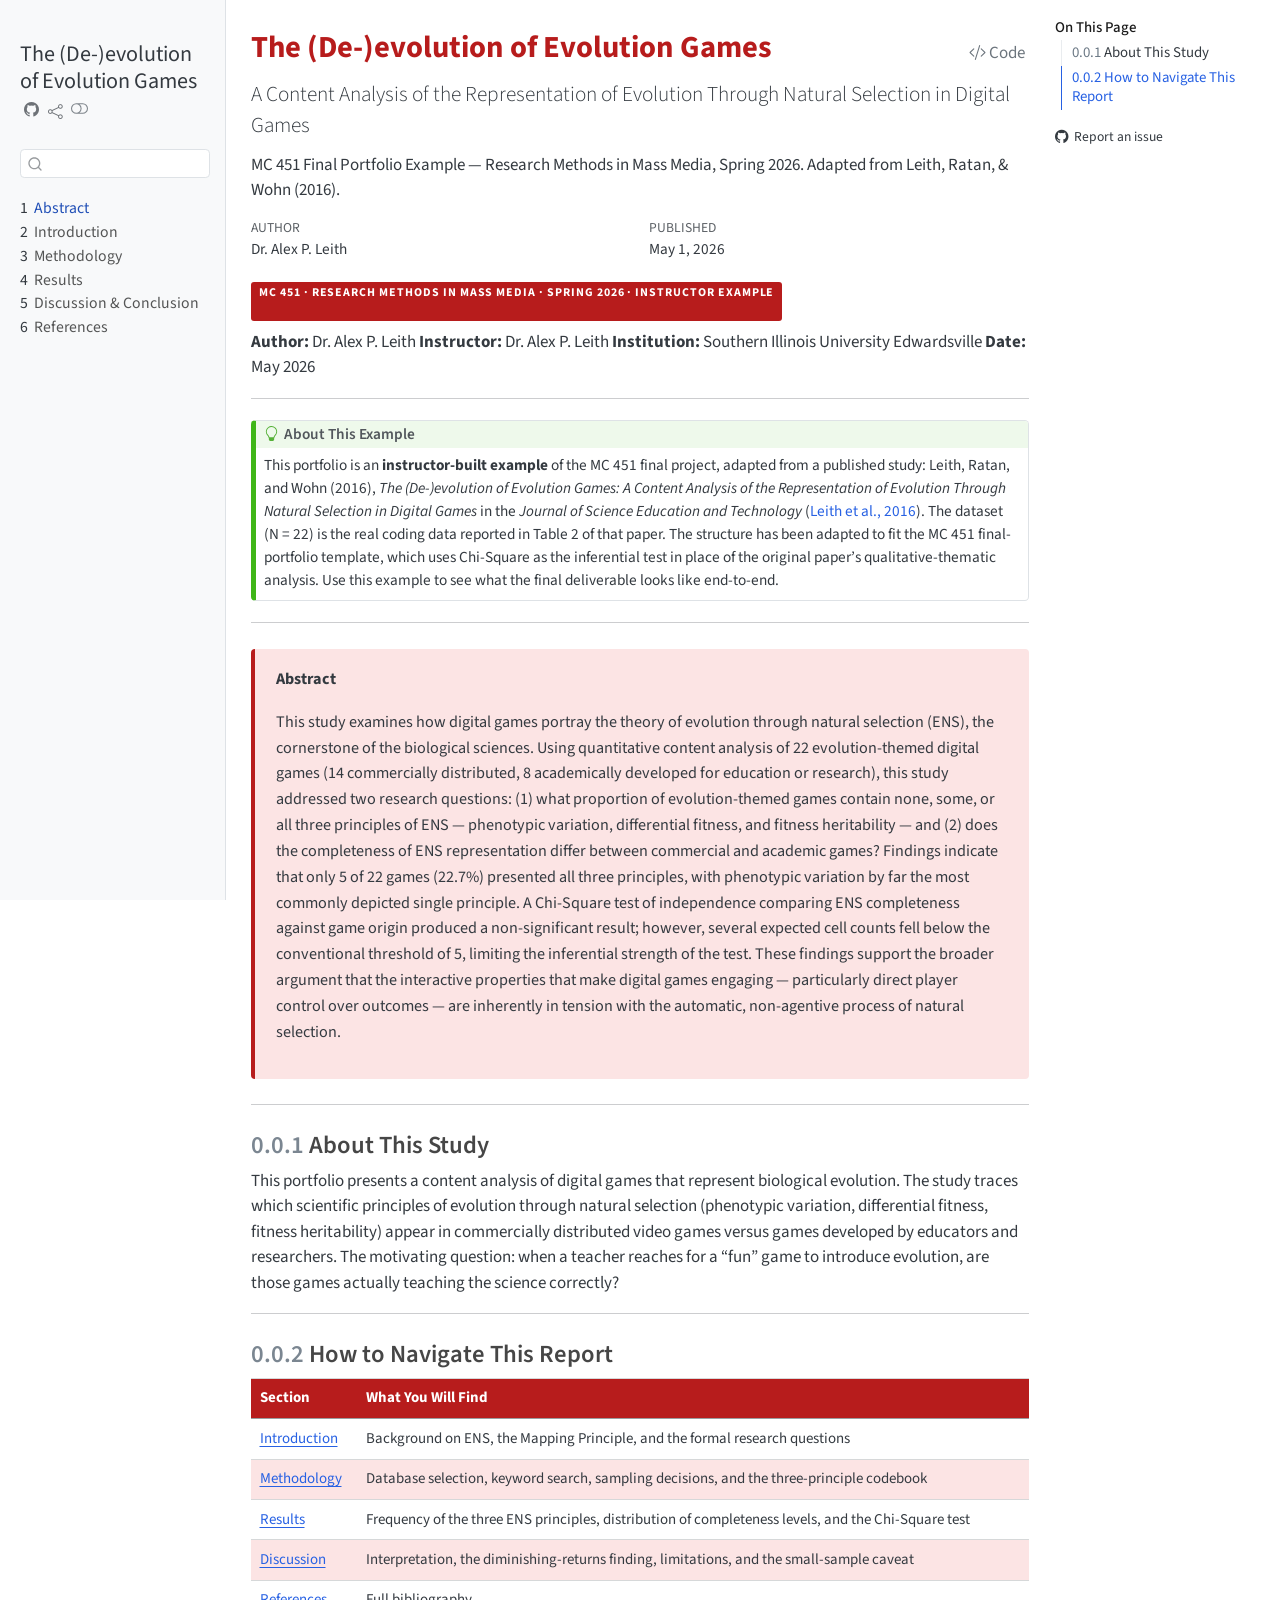
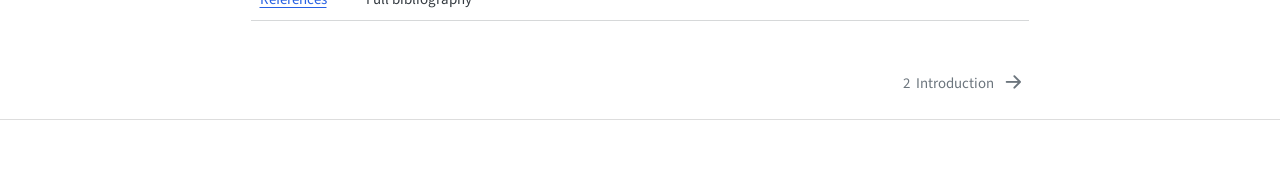
<file: docs/index.html>
<!DOCTYPE html>
<html xmlns="http://www.w3.org/1999/xhtml" lang="en" xml:lang="en"><head>

<meta charset="utf-8">
<meta name="generator" content="quarto-1.8.23">

<meta name="viewport" content="width=device-width, initial-scale=1.0, user-scalable=yes">

<meta name="author" content="Dr.&nbsp;Alex P. Leith">
<meta name="dcterms.date" content="2026-05-01">
<meta name="description" content="MC 451 Final Portfolio Example — Research Methods in Mass Media, Spring 2026. Adapted from Leith, Ratan, &amp; Wohn (2016).">

<title>The (De-)evolution of Evolution Games</title>
<style>
code{white-space: pre-wrap;}
span.smallcaps{font-variant: small-caps;}
div.columns{display: flex; gap: min(4vw, 1.5em);}
div.column{flex: auto; overflow-x: auto;}
div.hanging-indent{margin-left: 1.5em; text-indent: -1.5em;}
ul.task-list{list-style: none;}
ul.task-list li input[type="checkbox"] {
  width: 0.8em;
  margin: 0 0.8em 0.2em -1em; /* quarto-specific, see https://github.com/quarto-dev/quarto-cli/issues/4556 */ 
  vertical-align: middle;
}
/* CSS for syntax highlighting */
html { -webkit-text-size-adjust: 100%; }
pre > code.sourceCode { white-space: pre; position: relative; }
pre > code.sourceCode > span { display: inline-block; line-height: 1.25; }
pre > code.sourceCode > span:empty { height: 1.2em; }
.sourceCode { overflow: visible; }
code.sourceCode > span { color: inherit; text-decoration: inherit; }
div.sourceCode { margin: 1em 0; }
pre.sourceCode { margin: 0; }
@media screen {
div.sourceCode { overflow: auto; }
}
@media print {
pre > code.sourceCode { white-space: pre-wrap; }
pre > code.sourceCode > span { text-indent: -5em; padding-left: 5em; }
}
pre.numberSource code
  { counter-reset: source-line 0; }
pre.numberSource code > span
  { position: relative; left: -4em; counter-increment: source-line; }
pre.numberSource code > span > a:first-child::before
  { content: counter(source-line);
    position: relative; left: -1em; text-align: right; vertical-align: baseline;
    border: none; display: inline-block;
    -webkit-touch-callout: none; -webkit-user-select: none;
    -khtml-user-select: none; -moz-user-select: none;
    -ms-user-select: none; user-select: none;
    padding: 0 4px; width: 4em;
  }
pre.numberSource { margin-left: 3em;  padding-left: 4px; }
div.sourceCode
  {   }
@media screen {
pre > code.sourceCode > span > a:first-child::before { text-decoration: underline; }
}
/* CSS for citations */
div.csl-bib-body { }
div.csl-entry {
  clear: both;
  margin-bottom: 0em;
}
.hanging-indent div.csl-entry {
  margin-left:2em;
  text-indent:-2em;
}
div.csl-left-margin {
  min-width:2em;
  float:left;
}
div.csl-right-inline {
  margin-left:2em;
  padding-left:1em;
}
div.csl-indent {
  margin-left: 2em;
}</style>


<script src="site_libs/quarto-nav/quarto-nav.js"></script>
<script src="site_libs/quarto-nav/headroom.min.js"></script>
<script src="site_libs/clipboard/clipboard.min.js"></script>
<script src="site_libs/quarto-search/autocomplete.umd.js"></script>
<script src="site_libs/quarto-search/fuse.min.js"></script>
<script src="site_libs/quarto-search/quarto-search.js"></script>
<meta name="quarto:offset" content="./">
<link href="./01-introduction.html" rel="next">
<script src="site_libs/quarto-html/quarto.js" type="module"></script>
<script src="site_libs/quarto-html/tabsets/tabsets.js" type="module"></script>
<script src="site_libs/quarto-html/axe/axe-check.js" type="module"></script>
<script src="site_libs/quarto-html/popper.min.js"></script>
<script src="site_libs/quarto-html/tippy.umd.min.js"></script>
<script src="site_libs/quarto-html/anchor.min.js"></script>
<link href="site_libs/quarto-html/tippy.css" rel="stylesheet">
<link href="site_libs/quarto-html/quarto-syntax-highlighting-04c7ee197ec4d7edf3c29ccb71f7023e.css" rel="stylesheet" class="quarto-color-scheme" id="quarto-text-highlighting-styles">
<link href="site_libs/quarto-html/quarto-syntax-highlighting-dark-6e03bc272f1cdef1d8296ac38e217ebd.css" rel="stylesheet" class="quarto-color-scheme quarto-color-alternate" id="quarto-text-highlighting-styles">
<link href="site_libs/quarto-html/quarto-syntax-highlighting-04c7ee197ec4d7edf3c29ccb71f7023e.css" rel="stylesheet" class="quarto-color-scheme-extra" id="quarto-text-highlighting-styles">
<script src="site_libs/bootstrap/bootstrap.min.js"></script>
<link href="site_libs/bootstrap/bootstrap-icons.css" rel="stylesheet">
<link href="site_libs/bootstrap/bootstrap-946de8a308338c64ca9885133125b164.min.css" rel="stylesheet" append-hash="true" class="quarto-color-scheme" id="quarto-bootstrap" data-mode="light">
<link href="site_libs/bootstrap/bootstrap-dark-f1e5e74cfafc599a9be8cc5c50b80530.min.css" rel="stylesheet" append-hash="true" class="quarto-color-scheme quarto-color-alternate" id="quarto-bootstrap" data-mode="dark">
<link href="site_libs/bootstrap/bootstrap-946de8a308338c64ca9885133125b164.min.css" rel="stylesheet" append-hash="true" class="quarto-color-scheme-extra" id="quarto-bootstrap" data-mode="light">
<script id="quarto-search-options" type="application/json">{
  "location": "sidebar",
  "copy-button": false,
  "collapse-after": 3,
  "panel-placement": "start",
  "type": "textbox",
  "limit": 50,
  "keyboard-shortcut": [
    "f",
    "/",
    "s"
  ],
  "show-item-context": false,
  "language": {
    "search-no-results-text": "No results",
    "search-matching-documents-text": "matching documents",
    "search-copy-link-title": "Copy link to search",
    "search-hide-matches-text": "Hide additional matches",
    "search-more-match-text": "more match in this document",
    "search-more-matches-text": "more matches in this document",
    "search-clear-button-title": "Clear",
    "search-text-placeholder": "",
    "search-detached-cancel-button-title": "Cancel",
    "search-submit-button-title": "Submit",
    "search-label": "Search"
  }
}</script>
<style>html{ scroll-behavior: smooth; }</style>


<link rel="stylesheet" href="custom.css">
</head>

<body class="nav-sidebar docked quarto-light"><script id="quarto-html-before-body" type="application/javascript">
    const toggleBodyColorMode = (bsSheetEl) => {
      const mode = bsSheetEl.getAttribute("data-mode");
      const bodyEl = window.document.querySelector("body");
      if (mode === "dark") {
        bodyEl.classList.add("quarto-dark");
        bodyEl.classList.remove("quarto-light");
      } else {
        bodyEl.classList.add("quarto-light");
        bodyEl.classList.remove("quarto-dark");
      }
    }
    const toggleBodyColorPrimary = () => {
      const bsSheetEl = window.document.querySelector("link#quarto-bootstrap:not([rel=disabled-stylesheet])");
      if (bsSheetEl) {
        toggleBodyColorMode(bsSheetEl);
      }
    }
    const setColorSchemeToggle = (alternate) => {
      const toggles = window.document.querySelectorAll('.quarto-color-scheme-toggle');
      for (let i=0; i < toggles.length; i++) {
        const toggle = toggles[i];
        if (toggle) {
          if (alternate) {
            toggle.classList.add("alternate");
          } else {
            toggle.classList.remove("alternate");
          }
        }
      }
    };
    const toggleColorMode = (alternate) => {
      // Switch the stylesheets
      const primaryStylesheets = window.document.querySelectorAll('link.quarto-color-scheme:not(.quarto-color-alternate)');
      const alternateStylesheets = window.document.querySelectorAll('link.quarto-color-scheme.quarto-color-alternate');
      manageTransitions('#quarto-margin-sidebar .nav-link', false);
      if (alternate) {
        // note: dark is layered on light, we don't disable primary!
        enableStylesheet(alternateStylesheets);
        for (const sheetNode of alternateStylesheets) {
          if (sheetNode.id === "quarto-bootstrap") {
            toggleBodyColorMode(sheetNode);
          }
        }
      } else {
        disableStylesheet(alternateStylesheets);
        enableStylesheet(primaryStylesheets)
        toggleBodyColorPrimary();
      }
      manageTransitions('#quarto-margin-sidebar .nav-link', true);
      // Switch the toggles
      setColorSchemeToggle(alternate)
      // Hack to workaround the fact that safari doesn't
      // properly recolor the scrollbar when toggling (#1455)
      if (navigator.userAgent.indexOf('Safari') > 0 && navigator.userAgent.indexOf('Chrome') == -1) {
        manageTransitions("body", false);
        window.scrollTo(0, 1);
        setTimeout(() => {
          window.scrollTo(0, 0);
          manageTransitions("body", true);
        }, 40);
      }
    }
    const disableStylesheet = (stylesheets) => {
      for (let i=0; i < stylesheets.length; i++) {
        const stylesheet = stylesheets[i];
        stylesheet.rel = 'disabled-stylesheet';
      }
    }
    const enableStylesheet = (stylesheets) => {
      for (let i=0; i < stylesheets.length; i++) {
        const stylesheet = stylesheets[i];
        if(stylesheet.rel !== 'stylesheet') { // for Chrome, which will still FOUC without this check
          stylesheet.rel = 'stylesheet';
        }
      }
    }
    const manageTransitions = (selector, allowTransitions) => {
      const els = window.document.querySelectorAll(selector);
      for (let i=0; i < els.length; i++) {
        const el = els[i];
        if (allowTransitions) {
          el.classList.remove('notransition');
        } else {
          el.classList.add('notransition');
        }
      }
    }
    const isFileUrl = () => {
      return window.location.protocol === 'file:';
    }
    const hasAlternateSentinel = () => {
      let styleSentinel = getColorSchemeSentinel();
      if (styleSentinel !== null) {
        return styleSentinel === "alternate";
      } else {
        return false;
      }
    }
    const setStyleSentinel = (alternate) => {
      const value = alternate ? "alternate" : "default";
      if (!isFileUrl()) {
        window.localStorage.setItem("quarto-color-scheme", value);
      } else {
        localAlternateSentinel = value;
      }
    }
    const getColorSchemeSentinel = () => {
      if (!isFileUrl()) {
        const storageValue = window.localStorage.getItem("quarto-color-scheme");
        return storageValue != null ? storageValue : localAlternateSentinel;
      } else {
        return localAlternateSentinel;
      }
    }
    const toggleGiscusIfUsed = (isAlternate, darkModeDefault) => {
      const baseTheme = document.querySelector('#giscus-base-theme')?.value ?? 'light';
      const alternateTheme = document.querySelector('#giscus-alt-theme')?.value ?? 'dark';
      let newTheme = '';
      if(authorPrefersDark) {
        newTheme = isAlternate ? baseTheme : alternateTheme;
      } else {
        newTheme = isAlternate ? alternateTheme : baseTheme;
      }
      const changeGiscusTheme = () => {
        // From: https://github.com/giscus/giscus/issues/336
        const sendMessage = (message) => {
          const iframe = document.querySelector('iframe.giscus-frame');
          if (!iframe) return;
          iframe.contentWindow.postMessage({ giscus: message }, 'https://giscus.app');
        }
        sendMessage({
          setConfig: {
            theme: newTheme
          }
        });
      }
      const isGiscussLoaded = window.document.querySelector('iframe.giscus-frame') !== null;
      if (isGiscussLoaded) {
        changeGiscusTheme();
      }
    };
    const authorPrefersDark = false;
    const darkModeDefault = authorPrefersDark;
      document.querySelector('link#quarto-text-highlighting-styles.quarto-color-scheme-extra').rel = 'disabled-stylesheet';
      document.querySelector('link#quarto-bootstrap.quarto-color-scheme-extra').rel = 'disabled-stylesheet';
    let localAlternateSentinel = darkModeDefault ? 'alternate' : 'default';
    // Dark / light mode switch
    window.quartoToggleColorScheme = () => {
      // Read the current dark / light value
      let toAlternate = !hasAlternateSentinel();
      toggleColorMode(toAlternate);
      setStyleSentinel(toAlternate);
      toggleGiscusIfUsed(toAlternate, darkModeDefault);
      window.dispatchEvent(new Event('resize'));
    };
    // Switch to dark mode if need be
    if (hasAlternateSentinel()) {
      toggleColorMode(true);
    } else {
      toggleColorMode(false);
    }
  </script>

<div id="quarto-search-results"></div>
  <header id="quarto-header" class="headroom fixed-top">
  <nav class="quarto-secondary-nav">
    <div class="container-fluid d-flex">
      <button type="button" class="quarto-btn-toggle btn" data-bs-toggle="collapse" role="button" data-bs-target=".quarto-sidebar-collapse-item" aria-controls="quarto-sidebar" aria-expanded="false" aria-label="Toggle sidebar navigation" onclick="if (window.quartoToggleHeadroom) { window.quartoToggleHeadroom(); }">
        <i class="bi bi-layout-text-sidebar-reverse"></i>
      </button>
        <nav class="quarto-page-breadcrumbs" aria-label="breadcrumb"><ol class="breadcrumb"><li class="breadcrumb-item"><a href="./index.html"><span class="chapter-number">1</span>&nbsp; <span class="chapter-title">Abstract</span></a></li></ol></nav>
        <a class="flex-grow-1" role="navigation" data-bs-toggle="collapse" data-bs-target=".quarto-sidebar-collapse-item" aria-controls="quarto-sidebar" aria-expanded="false" aria-label="Toggle sidebar navigation" onclick="if (window.quartoToggleHeadroom) { window.quartoToggleHeadroom(); }">      
        </a>
      <button type="button" class="btn quarto-search-button" aria-label="Search" onclick="window.quartoOpenSearch();">
        <i class="bi bi-search"></i>
      </button>
    </div>
  </nav>
</header>
<!-- content -->
<div id="quarto-content" class="quarto-container page-columns page-rows-contents page-layout-article">
<!-- sidebar -->
  <nav id="quarto-sidebar" class="sidebar collapse collapse-horizontal quarto-sidebar-collapse-item sidebar-navigation docked overflow-auto">
    <div class="pt-lg-2 mt-2 text-left sidebar-header sidebar-header-stacked">
      <a href="./index.html" class="sidebar-logo-link">
      </a>
    <div class="sidebar-title mb-0 py-0">
      <a href="./">The (De-)evolution of Evolution Games</a> 
        <div class="sidebar-tools-main tools-wide">
    <a href="https://github.com/YOUR-USERNAME/YOUR-REPO-NAME" title="Source Code" class="quarto-navigation-tool px-1" aria-label="Source Code"><i class="bi bi-github"></i></a>
    <div class="dropdown">
      <a href="" title="Share" id="quarto-navigation-tool-dropdown-0" class="quarto-navigation-tool dropdown-toggle px-1" data-bs-toggle="dropdown" aria-expanded="false" role="link" aria-label="Share"><i class="bi bi-share"></i></a>
      <ul class="dropdown-menu" aria-labelledby="quarto-navigation-tool-dropdown-0">
          <li>
            <a class="dropdown-item sidebar-tools-main-item" href="https://twitter.com/intent/tweet?url=|url|">
              <i class="bi bi-twitter pe-1"></i>
            Twitter
            </a>
          </li>
          <li>
            <a class="dropdown-item sidebar-tools-main-item" href="https://www.linkedin.com/sharing/share-offsite/?url=|url|">
              <i class="bi bi-linkedin pe-1"></i>
            LinkedIn
            </a>
          </li>
      </ul>
    </div>
  <a href="" class="quarto-color-scheme-toggle quarto-navigation-tool  px-1" onclick="window.quartoToggleColorScheme(); return false;" title="Toggle dark mode"><i class="bi"></i></a>
</div>
    </div>
      </div>
        <div class="mt-2 flex-shrink-0 align-items-center">
        <div class="sidebar-search">
        <div id="quarto-search" class="" title="Search"></div>
        </div>
        </div>
    <div class="sidebar-menu-container"> 
    <ul class="list-unstyled mt-1">
        <li class="sidebar-item">
  <div class="sidebar-item-container"> 
  <a href="./index.html" class="sidebar-item-text sidebar-link active">
 <span class="menu-text"><span class="chapter-number">1</span>&nbsp; <span class="chapter-title">Abstract</span></span></a>
  </div>
</li>
        <li class="sidebar-item">
  <div class="sidebar-item-container"> 
  <a href="./01-introduction.html" class="sidebar-item-text sidebar-link">
 <span class="menu-text"><span class="chapter-number">2</span>&nbsp; <span class="chapter-title">Introduction</span></span></a>
  </div>
</li>
        <li class="sidebar-item">
  <div class="sidebar-item-container"> 
  <a href="./02-methodology.html" class="sidebar-item-text sidebar-link">
 <span class="menu-text"><span class="chapter-number">3</span>&nbsp; <span class="chapter-title">Methodology</span></span></a>
  </div>
</li>
        <li class="sidebar-item">
  <div class="sidebar-item-container"> 
  <a href="./03-results.html" class="sidebar-item-text sidebar-link">
 <span class="menu-text"><span class="chapter-number">4</span>&nbsp; <span class="chapter-title">Results</span></span></a>
  </div>
</li>
        <li class="sidebar-item">
  <div class="sidebar-item-container"> 
  <a href="./04-discussion.html" class="sidebar-item-text sidebar-link">
 <span class="menu-text"><span class="chapter-number">5</span>&nbsp; <span class="chapter-title">Discussion &amp; Conclusion</span></span></a>
  </div>
</li>
        <li class="sidebar-item">
  <div class="sidebar-item-container"> 
  <a href="./references.html" class="sidebar-item-text sidebar-link">
 <span class="menu-text"><span class="chapter-number">6</span>&nbsp; <span class="chapter-title">References</span></span></a>
  </div>
</li>
    </ul>
    </div>
</nav>
<div id="quarto-sidebar-glass" class="quarto-sidebar-collapse-item" data-bs-toggle="collapse" data-bs-target=".quarto-sidebar-collapse-item"></div>
<!-- margin-sidebar -->
    <div id="quarto-margin-sidebar" class="sidebar margin-sidebar">
        <nav id="TOC" role="doc-toc" class="toc-active">
    <h2 id="toc-title">On This Page</h2>
   
  <ul>
  <li><a href="#about-this-study" id="toc-about-this-study" class="nav-link active" data-scroll-target="#about-this-study"><span class="header-section-number">0.0.1</span> About This Study</a></li>
  <li><a href="#how-to-navigate-this-report" id="toc-how-to-navigate-this-report" class="nav-link" data-scroll-target="#how-to-navigate-this-report"><span class="header-section-number">0.0.2</span> How to Navigate This Report</a></li>
  </ul>
<div class="toc-actions"><ul><li><a href="https://github.com/YOUR-USERNAME/YOUR-REPO-NAME/issues/new" class="toc-action"><i class="bi bi-github"></i>Report an issue</a></li></ul></div></nav>
    </div>
<!-- main -->
<main class="content" id="quarto-document-content">


<header id="title-block-header" class="quarto-title-block default">
<div class="quarto-title">
<div class="quarto-title-block"><div><h1 class="title">The (De-)evolution of Evolution Games</h1><button type="button" class="btn code-tools-button" id="quarto-code-tools-source"><i class="bi"></i> Code</button></div></div>
<p class="subtitle lead">A Content Analysis of the Representation of Evolution Through Natural Selection in Digital Games</p>
</div>

<div>
  <div class="description">
    MC 451 Final Portfolio Example — Research Methods in Mass Media, Spring 2026. Adapted from Leith, Ratan, &amp; Wohn (2016).
  </div>
</div>


<div class="quarto-title-meta">

    <div>
    <div class="quarto-title-meta-heading">Author</div>
    <div class="quarto-title-meta-contents">
             <p>Dr.&nbsp;Alex P. Leith </p>
          </div>
  </div>
    
    <div>
    <div class="quarto-title-meta-heading">Published</div>
    <div class="quarto-title-meta-contents">
      <p class="date">May 1, 2026</p>
    </div>
  </div>
  
    
  </div>
  


</header>


<div class="section-badge">
<p>MC 451 · Research Methods in Mass Media · Spring 2026 · INSTRUCTOR EXAMPLE</p>
</div>
<p><strong>Author:</strong> Dr.&nbsp;Alex P. Leith <strong>Instructor:</strong> Dr.&nbsp;Alex P. Leith <strong>Institution:</strong> Southern Illinois University Edwardsville <strong>Date:</strong> May 2026</p>
<hr>
<div class="callout callout-style-default callout-tip callout-titled">
<div class="callout-header d-flex align-content-center">
<div class="callout-icon-container">
<i class="callout-icon"></i>
</div>
<div class="callout-title-container flex-fill">
<span class="screen-reader-only">Tip</span>About This Example
</div>
</div>
<div class="callout-body-container callout-body">
<p>This portfolio is an <strong>instructor-built example</strong> of the MC 451 final project, adapted from a published study: Leith, Ratan, and Wohn (2016), <em>The (De-)evolution of Evolution Games: A Content Analysis of the Representation of Evolution Through Natural Selection in Digital Games</em> in the <em>Journal of Science Education and Technology</em> <span class="citation" data-cites="Leith2016">(<a href="references.html#ref-Leith2016" role="doc-biblioref">Leith et al., 2016</a>)</span>. The dataset (N = 22) is the real coding data reported in Table 2 of that paper. The structure has been adapted to fit the MC 451 final-portfolio template, which uses Chi-Square as the inferential test in place of the original paper’s qualitative-thematic analysis. Use this example to see what the final deliverable looks like end-to-end.</p>
</div>
</div>
<hr>
<div class="abstract-box">
<p><strong>Abstract</strong></p>
<p>This study examines how digital games portray the theory of evolution through natural selection (ENS), the cornerstone of the biological sciences. Using quantitative content analysis of 22 evolution-themed digital games (14 commercially distributed, 8 academically developed for education or research), this study addressed two research questions: (1) what proportion of evolution-themed games contain none, some, or all three principles of ENS — phenotypic variation, differential fitness, and fitness heritability — and (2) does the completeness of ENS representation differ between commercial and academic games? Findings indicate that only 5 of 22 games (22.7%) presented all three principles, with phenotypic variation by far the most commonly depicted single principle. A Chi-Square test of independence comparing ENS completeness against game origin produced a non-significant result; however, several expected cell counts fell below the conventional threshold of 5, limiting the inferential strength of the test. These findings support the broader argument that the interactive properties that make digital games engaging — particularly direct player control over outcomes — are inherently in tension with the automatic, non-agentive process of natural selection.</p>
</div>
<hr>
<section id="about-this-study" class="level3" data-number="0.0.1">
<h3 data-number="0.0.1" class="anchored" data-anchor-id="about-this-study"><span class="header-section-number">0.0.1</span> About This Study</h3>
<p>This portfolio presents a content analysis of digital games that represent biological evolution. The study traces which scientific principles of evolution through natural selection (phenotypic variation, differential fitness, fitness heritability) appear in commercially distributed video games versus games developed by educators and researchers. The motivating question: when a teacher reaches for a “fun” game to introduce evolution, are those games actually teaching the science correctly?</p>
<hr>
</section>
<section id="how-to-navigate-this-report" class="level3" data-number="0.0.2">
<h3 data-number="0.0.2" class="anchored" data-anchor-id="how-to-navigate-this-report"><span class="header-section-number">0.0.2</span> How to Navigate This Report</h3>
<table class="table">
<thead>
<tr class="header">
<th>Section</th>
<th>What You Will Find</th>
</tr>
</thead>
<tbody>
<tr class="odd">
<td><a href="./01-introduction.html">Introduction</a></td>
<td>Background on ENS, the Mapping Principle, and the formal research questions</td>
</tr>
<tr class="even">
<td><a href="./02-methodology.html">Methodology</a></td>
<td>Database selection, keyword search, sampling decisions, and the three-principle codebook</td>
</tr>
<tr class="odd">
<td><a href="./03-results.html">Results</a></td>
<td>Frequency of the three ENS principles, distribution of completeness levels, and the Chi-Square test</td>
</tr>
<tr class="even">
<td><a href="./04-discussion.html">Discussion</a></td>
<td>Interpretation, the diminishing-returns finding, limitations, and the small-sample caveat</td>
</tr>
<tr class="odd">
<td><a href="./references.html">References</a></td>
<td>Full bibliography</td>
</tr>
</tbody>
</table>


<!-- -->

<div id="refs" class="references csl-bib-body hanging-indent" data-entry-spacing="0" data-line-spacing="2" role="list" style="display: none">
<div id="ref-Leith2016" class="csl-entry" role="listitem">
Leith, A. P., Ratan, R. A., &amp; Wohn, D. Y. (2016). The (de-)evolution of evolution games: A content analysis of the representation of evolution through natural selection in digital games. <em>Journal of Science Education and Technology</em>, <em>25</em>, 655–664. <a href="https://doi.org/10.1007/s10956-016-9620-x">https://doi.org/10.1007/s10956-016-9620-x</a>
</div>
</div>
</section>

</main> <!-- /main -->
<script id="quarto-html-after-body" type="application/javascript">
  window.document.addEventListener("DOMContentLoaded", function (event) {
    // Ensure there is a toggle, if there isn't float one in the top right
    if (window.document.querySelector('.quarto-color-scheme-toggle') === null) {
      const a = window.document.createElement('a');
      a.classList.add('top-right');
      a.classList.add('quarto-color-scheme-toggle');
      a.href = "";
      a.onclick = function() { try { window.quartoToggleColorScheme(); } catch {} return false; };
      const i = window.document.createElement("i");
      i.classList.add('bi');
      a.appendChild(i);
      window.document.body.appendChild(a);
    }
    setColorSchemeToggle(hasAlternateSentinel())
    const icon = "";
    const anchorJS = new window.AnchorJS();
    anchorJS.options = {
      placement: 'right',
      icon: icon
    };
    anchorJS.add('.anchored');
    const isCodeAnnotation = (el) => {
      for (const clz of el.classList) {
        if (clz.startsWith('code-annotation-')) {                     
          return true;
        }
      }
      return false;
    }
    const onCopySuccess = function(e) {
      // button target
      const button = e.trigger;
      // don't keep focus
      button.blur();
      // flash "checked"
      button.classList.add('code-copy-button-checked');
      var currentTitle = button.getAttribute("title");
      button.setAttribute("title", "Copied!");
      let tooltip;
      if (window.bootstrap) {
        button.setAttribute("data-bs-toggle", "tooltip");
        button.setAttribute("data-bs-placement", "left");
        button.setAttribute("data-bs-title", "Copied!");
        tooltip = new bootstrap.Tooltip(button, 
          { trigger: "manual", 
            customClass: "code-copy-button-tooltip",
            offset: [0, -8]});
        tooltip.show();    
      }
      setTimeout(function() {
        if (tooltip) {
          tooltip.hide();
          button.removeAttribute("data-bs-title");
          button.removeAttribute("data-bs-toggle");
          button.removeAttribute("data-bs-placement");
        }
        button.setAttribute("title", currentTitle);
        button.classList.remove('code-copy-button-checked');
      }, 1000);
      // clear code selection
      e.clearSelection();
    }
    const getTextToCopy = function(trigger) {
      const outerScaffold = trigger.parentElement.cloneNode(true);
      const codeEl = outerScaffold.querySelector('code');
      for (const childEl of codeEl.children) {
        if (isCodeAnnotation(childEl)) {
          childEl.remove();
        }
      }
      return codeEl.innerText;
    }
    const clipboard = new window.ClipboardJS('.code-copy-button:not([data-in-quarto-modal])', {
      text: getTextToCopy
    });
    clipboard.on('success', onCopySuccess);
    if (window.document.getElementById('quarto-embedded-source-code-modal')) {
      const clipboardModal = new window.ClipboardJS('.code-copy-button[data-in-quarto-modal]', {
        text: getTextToCopy,
        container: window.document.getElementById('quarto-embedded-source-code-modal')
      });
      clipboardModal.on('success', onCopySuccess);
    }
    const viewSource = window.document.getElementById('quarto-view-source') ||
                       window.document.getElementById('quarto-code-tools-source');
    if (viewSource) {
      const sourceUrl = viewSource.getAttribute("data-quarto-source-url");
      viewSource.addEventListener("click", function(e) {
        if (sourceUrl) {
          // rstudio viewer pane
          if (/\bcapabilities=\b/.test(window.location)) {
            window.open(sourceUrl);
          } else {
            window.location.href = sourceUrl;
          }
        } else {
          const modal = new bootstrap.Modal(document.getElementById('quarto-embedded-source-code-modal'));
          modal.show();
        }
        return false;
      });
    }
    function toggleCodeHandler(show) {
      return function(e) {
        const detailsSrc = window.document.querySelectorAll(".cell > details > .sourceCode");
        for (let i=0; i<detailsSrc.length; i++) {
          const details = detailsSrc[i].parentElement;
          if (show) {
            details.open = true;
          } else {
            details.removeAttribute("open");
          }
        }
        const cellCodeDivs = window.document.querySelectorAll(".cell > .sourceCode");
        const fromCls = show ? "hidden" : "unhidden";
        const toCls = show ? "unhidden" : "hidden";
        for (let i=0; i<cellCodeDivs.length; i++) {
          const codeDiv = cellCodeDivs[i];
          if (codeDiv.classList.contains(fromCls)) {
            codeDiv.classList.remove(fromCls);
            codeDiv.classList.add(toCls);
          } 
        }
        return false;
      }
    }
    const hideAllCode = window.document.getElementById("quarto-hide-all-code");
    if (hideAllCode) {
      hideAllCode.addEventListener("click", toggleCodeHandler(false));
    }
    const showAllCode = window.document.getElementById("quarto-show-all-code");
    if (showAllCode) {
      showAllCode.addEventListener("click", toggleCodeHandler(true));
    }
      var localhostRegex = new RegExp(/^(?:http|https):\/\/localhost\:?[0-9]*\//);
      var mailtoRegex = new RegExp(/^mailto:/);
        var filterRegex = new RegExp('/' + window.location.host + '/');
      var isInternal = (href) => {
          return filterRegex.test(href) || localhostRegex.test(href) || mailtoRegex.test(href);
      }
      // Inspect non-navigation links and adorn them if external
     var links = window.document.querySelectorAll('a[href]:not(.nav-link):not(.navbar-brand):not(.toc-action):not(.sidebar-link):not(.sidebar-item-toggle):not(.pagination-link):not(.no-external):not([aria-hidden]):not(.dropdown-item):not(.quarto-navigation-tool):not(.about-link)');
      for (var i=0; i<links.length; i++) {
        const link = links[i];
        if (!isInternal(link.href)) {
          // undo the damage that might have been done by quarto-nav.js in the case of
          // links that we want to consider external
          if (link.dataset.originalHref !== undefined) {
            link.href = link.dataset.originalHref;
          }
        }
      }
    function tippyHover(el, contentFn, onTriggerFn, onUntriggerFn) {
      const config = {
        allowHTML: true,
        maxWidth: 500,
        delay: 100,
        arrow: false,
        appendTo: function(el) {
            return el.parentElement;
        },
        interactive: true,
        interactiveBorder: 10,
        theme: 'quarto',
        placement: 'bottom-start',
      };
      if (contentFn) {
        config.content = contentFn;
      }
      if (onTriggerFn) {
        config.onTrigger = onTriggerFn;
      }
      if (onUntriggerFn) {
        config.onUntrigger = onUntriggerFn;
      }
      window.tippy(el, config); 
    }
    const noterefs = window.document.querySelectorAll('a[role="doc-noteref"]');
    for (var i=0; i<noterefs.length; i++) {
      const ref = noterefs[i];
      tippyHover(ref, function() {
        // use id or data attribute instead here
        let href = ref.getAttribute('data-footnote-href') || ref.getAttribute('href');
        try { href = new URL(href).hash; } catch {}
        const id = href.replace(/^#\/?/, "");
        const note = window.document.getElementById(id);
        if (note) {
          return note.innerHTML;
        } else {
          return "";
        }
      });
    }
    const xrefs = window.document.querySelectorAll('a.quarto-xref');
    const processXRef = (id, note) => {
      // Strip column container classes
      const stripColumnClz = (el) => {
        el.classList.remove("page-full", "page-columns");
        if (el.children) {
          for (const child of el.children) {
            stripColumnClz(child);
          }
        }
      }
      stripColumnClz(note)
      if (id === null || id.startsWith('sec-')) {
        // Special case sections, only their first couple elements
        const container = document.createElement("div");
        if (note.children && note.children.length > 2) {
          container.appendChild(note.children[0].cloneNode(true));
          for (let i = 1; i < note.children.length; i++) {
            const child = note.children[i];
            if (child.tagName === "P" && child.innerText === "") {
              continue;
            } else {
              container.appendChild(child.cloneNode(true));
              break;
            }
          }
          if (window.Quarto?.typesetMath) {
            window.Quarto.typesetMath(container);
          }
          return container.innerHTML
        } else {
          if (window.Quarto?.typesetMath) {
            window.Quarto.typesetMath(note);
          }
          return note.innerHTML;
        }
      } else {
        // Remove any anchor links if they are present
        const anchorLink = note.querySelector('a.anchorjs-link');
        if (anchorLink) {
          anchorLink.remove();
        }
        if (window.Quarto?.typesetMath) {
          window.Quarto.typesetMath(note);
        }
        if (note.classList.contains("callout")) {
          return note.outerHTML;
        } else {
          return note.innerHTML;
        }
      }
    }
    for (var i=0; i<xrefs.length; i++) {
      const xref = xrefs[i];
      tippyHover(xref, undefined, function(instance) {
        instance.disable();
        let url = xref.getAttribute('href');
        let hash = undefined; 
        if (url.startsWith('#')) {
          hash = url;
        } else {
          try { hash = new URL(url).hash; } catch {}
        }
        if (hash) {
          const id = hash.replace(/^#\/?/, "");
          const note = window.document.getElementById(id);
          if (note !== null) {
            try {
              const html = processXRef(id, note.cloneNode(true));
              instance.setContent(html);
            } finally {
              instance.enable();
              instance.show();
            }
          } else {
            // See if we can fetch this
            fetch(url.split('#')[0])
            .then(res => res.text())
            .then(html => {
              const parser = new DOMParser();
              const htmlDoc = parser.parseFromString(html, "text/html");
              const note = htmlDoc.getElementById(id);
              if (note !== null) {
                const html = processXRef(id, note);
                instance.setContent(html);
              } 
            }).finally(() => {
              instance.enable();
              instance.show();
            });
          }
        } else {
          // See if we can fetch a full url (with no hash to target)
          // This is a special case and we should probably do some content thinning / targeting
          fetch(url)
          .then(res => res.text())
          .then(html => {
            const parser = new DOMParser();
            const htmlDoc = parser.parseFromString(html, "text/html");
            const note = htmlDoc.querySelector('main.content');
            if (note !== null) {
              // This should only happen for chapter cross references
              // (since there is no id in the URL)
              // remove the first header
              if (note.children.length > 0 && note.children[0].tagName === "HEADER") {
                note.children[0].remove();
              }
              const html = processXRef(null, note);
              instance.setContent(html);
            } 
          }).finally(() => {
            instance.enable();
            instance.show();
          });
        }
      }, function(instance) {
      });
    }
        let selectedAnnoteEl;
        const selectorForAnnotation = ( cell, annotation) => {
          let cellAttr = 'data-code-cell="' + cell + '"';
          let lineAttr = 'data-code-annotation="' +  annotation + '"';
          const selector = 'span[' + cellAttr + '][' + lineAttr + ']';
          return selector;
        }
        const selectCodeLines = (annoteEl) => {
          const doc = window.document;
          const targetCell = annoteEl.getAttribute("data-target-cell");
          const targetAnnotation = annoteEl.getAttribute("data-target-annotation");
          const annoteSpan = window.document.querySelector(selectorForAnnotation(targetCell, targetAnnotation));
          const lines = annoteSpan.getAttribute("data-code-lines").split(",");
          const lineIds = lines.map((line) => {
            return targetCell + "-" + line;
          })
          let top = null;
          let height = null;
          let parent = null;
          if (lineIds.length > 0) {
              //compute the position of the single el (top and bottom and make a div)
              const el = window.document.getElementById(lineIds[0]);
              top = el.offsetTop;
              height = el.offsetHeight;
              parent = el.parentElement.parentElement;
            if (lineIds.length > 1) {
              const lastEl = window.document.getElementById(lineIds[lineIds.length - 1]);
              const bottom = lastEl.offsetTop + lastEl.offsetHeight;
              height = bottom - top;
            }
            if (top !== null && height !== null && parent !== null) {
              // cook up a div (if necessary) and position it 
              let div = window.document.getElementById("code-annotation-line-highlight");
              if (div === null) {
                div = window.document.createElement("div");
                div.setAttribute("id", "code-annotation-line-highlight");
                div.style.position = 'absolute';
                parent.appendChild(div);
              }
              div.style.top = top - 2 + "px";
              div.style.height = height + 4 + "px";
              div.style.left = 0;
              let gutterDiv = window.document.getElementById("code-annotation-line-highlight-gutter");
              if (gutterDiv === null) {
                gutterDiv = window.document.createElement("div");
                gutterDiv.setAttribute("id", "code-annotation-line-highlight-gutter");
                gutterDiv.style.position = 'absolute';
                const codeCell = window.document.getElementById(targetCell);
                const gutter = codeCell.querySelector('.code-annotation-gutter');
                gutter.appendChild(gutterDiv);
              }
              gutterDiv.style.top = top - 2 + "px";
              gutterDiv.style.height = height + 4 + "px";
            }
            selectedAnnoteEl = annoteEl;
          }
        };
        const unselectCodeLines = () => {
          const elementsIds = ["code-annotation-line-highlight", "code-annotation-line-highlight-gutter"];
          elementsIds.forEach((elId) => {
            const div = window.document.getElementById(elId);
            if (div) {
              div.remove();
            }
          });
          selectedAnnoteEl = undefined;
        };
          // Handle positioning of the toggle
      window.addEventListener(
        "resize",
        throttle(() => {
          elRect = undefined;
          if (selectedAnnoteEl) {
            selectCodeLines(selectedAnnoteEl);
          }
        }, 10)
      );
      function throttle(fn, ms) {
      let throttle = false;
      let timer;
        return (...args) => {
          if(!throttle) { // first call gets through
              fn.apply(this, args);
              throttle = true;
          } else { // all the others get throttled
              if(timer) clearTimeout(timer); // cancel #2
              timer = setTimeout(() => {
                fn.apply(this, args);
                timer = throttle = false;
              }, ms);
          }
        };
      }
        // Attach click handler to the DT
        const annoteDls = window.document.querySelectorAll('dt[data-target-cell]');
        for (const annoteDlNode of annoteDls) {
          annoteDlNode.addEventListener('click', (event) => {
            const clickedEl = event.target;
            if (clickedEl !== selectedAnnoteEl) {
              unselectCodeLines();
              const activeEl = window.document.querySelector('dt[data-target-cell].code-annotation-active');
              if (activeEl) {
                activeEl.classList.remove('code-annotation-active');
              }
              selectCodeLines(clickedEl);
              clickedEl.classList.add('code-annotation-active');
            } else {
              // Unselect the line
              unselectCodeLines();
              clickedEl.classList.remove('code-annotation-active');
            }
          });
        }
    const findCites = (el) => {
      const parentEl = el.parentElement;
      if (parentEl) {
        const cites = parentEl.dataset.cites;
        if (cites) {
          return {
            el,
            cites: cites.split(' ')
          };
        } else {
          return findCites(el.parentElement)
        }
      } else {
        return undefined;
      }
    };
    var bibliorefs = window.document.querySelectorAll('a[role="doc-biblioref"]');
    for (var i=0; i<bibliorefs.length; i++) {
      const ref = bibliorefs[i];
      const citeInfo = findCites(ref);
      if (citeInfo) {
        tippyHover(citeInfo.el, function() {
          var popup = window.document.createElement('div');
          citeInfo.cites.forEach(function(cite) {
            var citeDiv = window.document.createElement('div');
            citeDiv.classList.add('hanging-indent');
            citeDiv.classList.add('csl-entry');
            var biblioDiv = window.document.getElementById('ref-' + cite);
            if (biblioDiv) {
              citeDiv.innerHTML = biblioDiv.innerHTML;
            }
            popup.appendChild(citeDiv);
          });
          return popup.innerHTML;
        });
      }
    }
  });
  </script>
<nav class="page-navigation">
  <div class="nav-page nav-page-previous">
  </div>
  <div class="nav-page nav-page-next">
      <a href="./01-introduction.html" class="pagination-link" aria-label="Introduction">
        <span class="nav-page-text"><span class="chapter-number">2</span>&nbsp; <span class="chapter-title">Introduction</span></span> <i class="bi bi-arrow-right-short"></i>
      </a>
  </div>
</nav><div class="modal fade" id="quarto-embedded-source-code-modal" tabindex="-1" aria-labelledby="quarto-embedded-source-code-modal-label" aria-hidden="true"><div class="modal-dialog modal-dialog-scrollable"><div class="modal-content"><div class="modal-header"><h5 class="modal-title" id="quarto-embedded-source-code-modal-label">Source Code</h5><button class="btn-close" data-bs-dismiss="modal"></button></div><div class="modal-body"><div class="">
<div class="code-copy-outer-scaffold"><div class="sourceCode" id="cb1" data-shortcodes="false"><pre class="sourceCode markdown code-with-copy"><code class="sourceCode markdown"><span id="cb1-1"><a href="#cb1-1" aria-hidden="true" tabindex="-1"></a><span class="co">---</span></span>
<span id="cb1-2"><a href="#cb1-2" aria-hidden="true" tabindex="-1"></a><span class="an">title:</span><span class="co"> "Abstract"</span></span>
<span id="cb1-3"><a href="#cb1-3" aria-hidden="true" tabindex="-1"></a><span class="co">---</span></span>
<span id="cb1-4"><a href="#cb1-4" aria-hidden="true" tabindex="-1"></a></span>
<span id="cb1-5"><a href="#cb1-5" aria-hidden="true" tabindex="-1"></a>::: {.section-badge}</span>
<span id="cb1-6"><a href="#cb1-6" aria-hidden="true" tabindex="-1"></a>MC 451 · Research Methods in Mass Media · Spring 2026 · INSTRUCTOR EXAMPLE</span>
<span id="cb1-7"><a href="#cb1-7" aria-hidden="true" tabindex="-1"></a>:::</span>
<span id="cb1-8"><a href="#cb1-8" aria-hidden="true" tabindex="-1"></a></span>
<span id="cb1-9"><a href="#cb1-9" aria-hidden="true" tabindex="-1"></a>**Author:** Dr. Alex P. Leith</span>
<span id="cb1-10"><a href="#cb1-10" aria-hidden="true" tabindex="-1"></a>**Instructor:** Dr. Alex P. Leith</span>
<span id="cb1-11"><a href="#cb1-11" aria-hidden="true" tabindex="-1"></a>**Institution:** Southern Illinois University Edwardsville</span>
<span id="cb1-12"><a href="#cb1-12" aria-hidden="true" tabindex="-1"></a>**Date:** May 2026</span>
<span id="cb1-13"><a href="#cb1-13" aria-hidden="true" tabindex="-1"></a></span>
<span id="cb1-14"><a href="#cb1-14" aria-hidden="true" tabindex="-1"></a>---</span>
<span id="cb1-15"><a href="#cb1-15" aria-hidden="true" tabindex="-1"></a></span>
<span id="cb1-16"><a href="#cb1-16" aria-hidden="true" tabindex="-1"></a>::: {.callout-tip}</span>
<span id="cb1-17"><a href="#cb1-17" aria-hidden="true" tabindex="-1"></a><span class="fu">## About This Example</span></span>
<span id="cb1-18"><a href="#cb1-18" aria-hidden="true" tabindex="-1"></a></span>
<span id="cb1-19"><a href="#cb1-19" aria-hidden="true" tabindex="-1"></a>This portfolio is an **instructor-built example** of the MC 451 final project, adapted from a published study: Leith, Ratan, and Wohn (2016), *The (De-)evolution of Evolution Games: A Content Analysis of the Representation of Evolution Through Natural Selection in Digital Games* in the *Journal of Science Education and Technology* <span class="co">[</span><span class="ot">@Leith2016</span><span class="co">]</span>. The dataset (N = 22) is the real coding data reported in Table 2 of that paper. The structure has been adapted to fit the MC 451 final-portfolio template, which uses Chi-Square as the inferential test in place of the original paper's qualitative-thematic analysis. Use this example to see what the final deliverable looks like end-to-end.</span>
<span id="cb1-20"><a href="#cb1-20" aria-hidden="true" tabindex="-1"></a>:::</span>
<span id="cb1-21"><a href="#cb1-21" aria-hidden="true" tabindex="-1"></a></span>
<span id="cb1-22"><a href="#cb1-22" aria-hidden="true" tabindex="-1"></a>---</span>
<span id="cb1-23"><a href="#cb1-23" aria-hidden="true" tabindex="-1"></a></span>
<span id="cb1-24"><a href="#cb1-24" aria-hidden="true" tabindex="-1"></a>::: {.abstract-box}</span>
<span id="cb1-25"><a href="#cb1-25" aria-hidden="true" tabindex="-1"></a>**Abstract**</span>
<span id="cb1-26"><a href="#cb1-26" aria-hidden="true" tabindex="-1"></a></span>
<span id="cb1-27"><a href="#cb1-27" aria-hidden="true" tabindex="-1"></a>This study examines how digital games portray the theory of evolution through natural selection (ENS), the cornerstone of the biological sciences. Using quantitative content analysis of 22 evolution-themed digital games (14 commercially distributed, 8 academically developed for education or research), this study addressed two research questions: (1) what proportion of evolution-themed games contain none, some, or all three principles of ENS — phenotypic variation, differential fitness, and fitness heritability — and (2) does the completeness of ENS representation differ between commercial and academic games? Findings indicate that only 5 of 22 games (22.7%) presented all three principles, with phenotypic variation by far the most commonly depicted single principle. A Chi-Square test of independence comparing ENS completeness against game origin produced a non-significant result; however, several expected cell counts fell below the conventional threshold of 5, limiting the inferential strength of the test. These findings support the broader argument that the interactive properties that make digital games engaging — particularly direct player control over outcomes — are inherently in tension with the automatic, non-agentive process of natural selection.</span>
<span id="cb1-28"><a href="#cb1-28" aria-hidden="true" tabindex="-1"></a>:::</span>
<span id="cb1-29"><a href="#cb1-29" aria-hidden="true" tabindex="-1"></a></span>
<span id="cb1-30"><a href="#cb1-30" aria-hidden="true" tabindex="-1"></a>---</span>
<span id="cb1-31"><a href="#cb1-31" aria-hidden="true" tabindex="-1"></a></span>
<span id="cb1-32"><a href="#cb1-32" aria-hidden="true" tabindex="-1"></a><span class="fu">### About This Study</span></span>
<span id="cb1-33"><a href="#cb1-33" aria-hidden="true" tabindex="-1"></a></span>
<span id="cb1-34"><a href="#cb1-34" aria-hidden="true" tabindex="-1"></a>This portfolio presents a content analysis of digital games that represent biological evolution. The study traces which scientific principles of evolution through natural selection (phenotypic variation, differential fitness, fitness heritability) appear in commercially distributed video games versus games developed by educators and researchers. The motivating question: when a teacher reaches for a "fun" game to introduce evolution, are those games actually teaching the science correctly?</span>
<span id="cb1-35"><a href="#cb1-35" aria-hidden="true" tabindex="-1"></a></span>
<span id="cb1-36"><a href="#cb1-36" aria-hidden="true" tabindex="-1"></a>---</span>
<span id="cb1-37"><a href="#cb1-37" aria-hidden="true" tabindex="-1"></a></span>
<span id="cb1-38"><a href="#cb1-38" aria-hidden="true" tabindex="-1"></a><span class="fu">### How to Navigate This Report</span></span>
<span id="cb1-39"><a href="#cb1-39" aria-hidden="true" tabindex="-1"></a></span>
<span id="cb1-40"><a href="#cb1-40" aria-hidden="true" tabindex="-1"></a><span class="pp">|</span> Section <span class="pp">|</span> What You Will Find <span class="pp">|</span></span>
<span id="cb1-41"><a href="#cb1-41" aria-hidden="true" tabindex="-1"></a><span class="pp">|---|---|</span></span>
<span id="cb1-42"><a href="#cb1-42" aria-hidden="true" tabindex="-1"></a><span class="pp">|</span> <span class="co">[</span><span class="ot">Introduction</span><span class="co">](01-introduction.qmd)</span> <span class="pp">|</span> Background on ENS, the Mapping Principle, and the formal research questions <span class="pp">|</span></span>
<span id="cb1-43"><a href="#cb1-43" aria-hidden="true" tabindex="-1"></a><span class="pp">|</span> <span class="co">[</span><span class="ot">Methodology</span><span class="co">](02-methodology.qmd)</span> <span class="pp">|</span> Database selection, keyword search, sampling decisions, and the three-principle codebook <span class="pp">|</span></span>
<span id="cb1-44"><a href="#cb1-44" aria-hidden="true" tabindex="-1"></a><span class="pp">|</span> <span class="co">[</span><span class="ot">Results</span><span class="co">](03-results.qmd)</span> <span class="pp">|</span> Frequency of the three ENS principles, distribution of completeness levels, and the Chi-Square test <span class="pp">|</span></span>
<span id="cb1-45"><a href="#cb1-45" aria-hidden="true" tabindex="-1"></a><span class="pp">|</span> <span class="co">[</span><span class="ot">Discussion</span><span class="co">](04-discussion.qmd)</span> <span class="pp">|</span> Interpretation, the diminishing-returns finding, limitations, and the small-sample caveat <span class="pp">|</span></span>
<span id="cb1-46"><a href="#cb1-46" aria-hidden="true" tabindex="-1"></a><span class="pp">|</span> <span class="co">[</span><span class="ot">References</span><span class="co">](references.qmd)</span> <span class="pp">|</span> Full bibliography <span class="pp">|</span></span></code></pre></div><button title="Copy to Clipboard" class="code-copy-button" data-in-quarto-modal=""><i class="bi"></i></button></div>
</div></div></div></div></div>
</div> <!-- /content -->




<footer class="footer"><div class="nav-footer"><div class="nav-footer-center"><div class="toc-actions d-sm-block d-md-none"><ul><li><a href="https://github.com/YOUR-USERNAME/YOUR-REPO-NAME/issues/new" class="toc-action"><i class="bi bi-github"></i>Report an issue</a></li></ul></div></div></div></footer><script src="site_libs/quarto-html/zenscroll-min.js"></script>
</body></html>
</file>
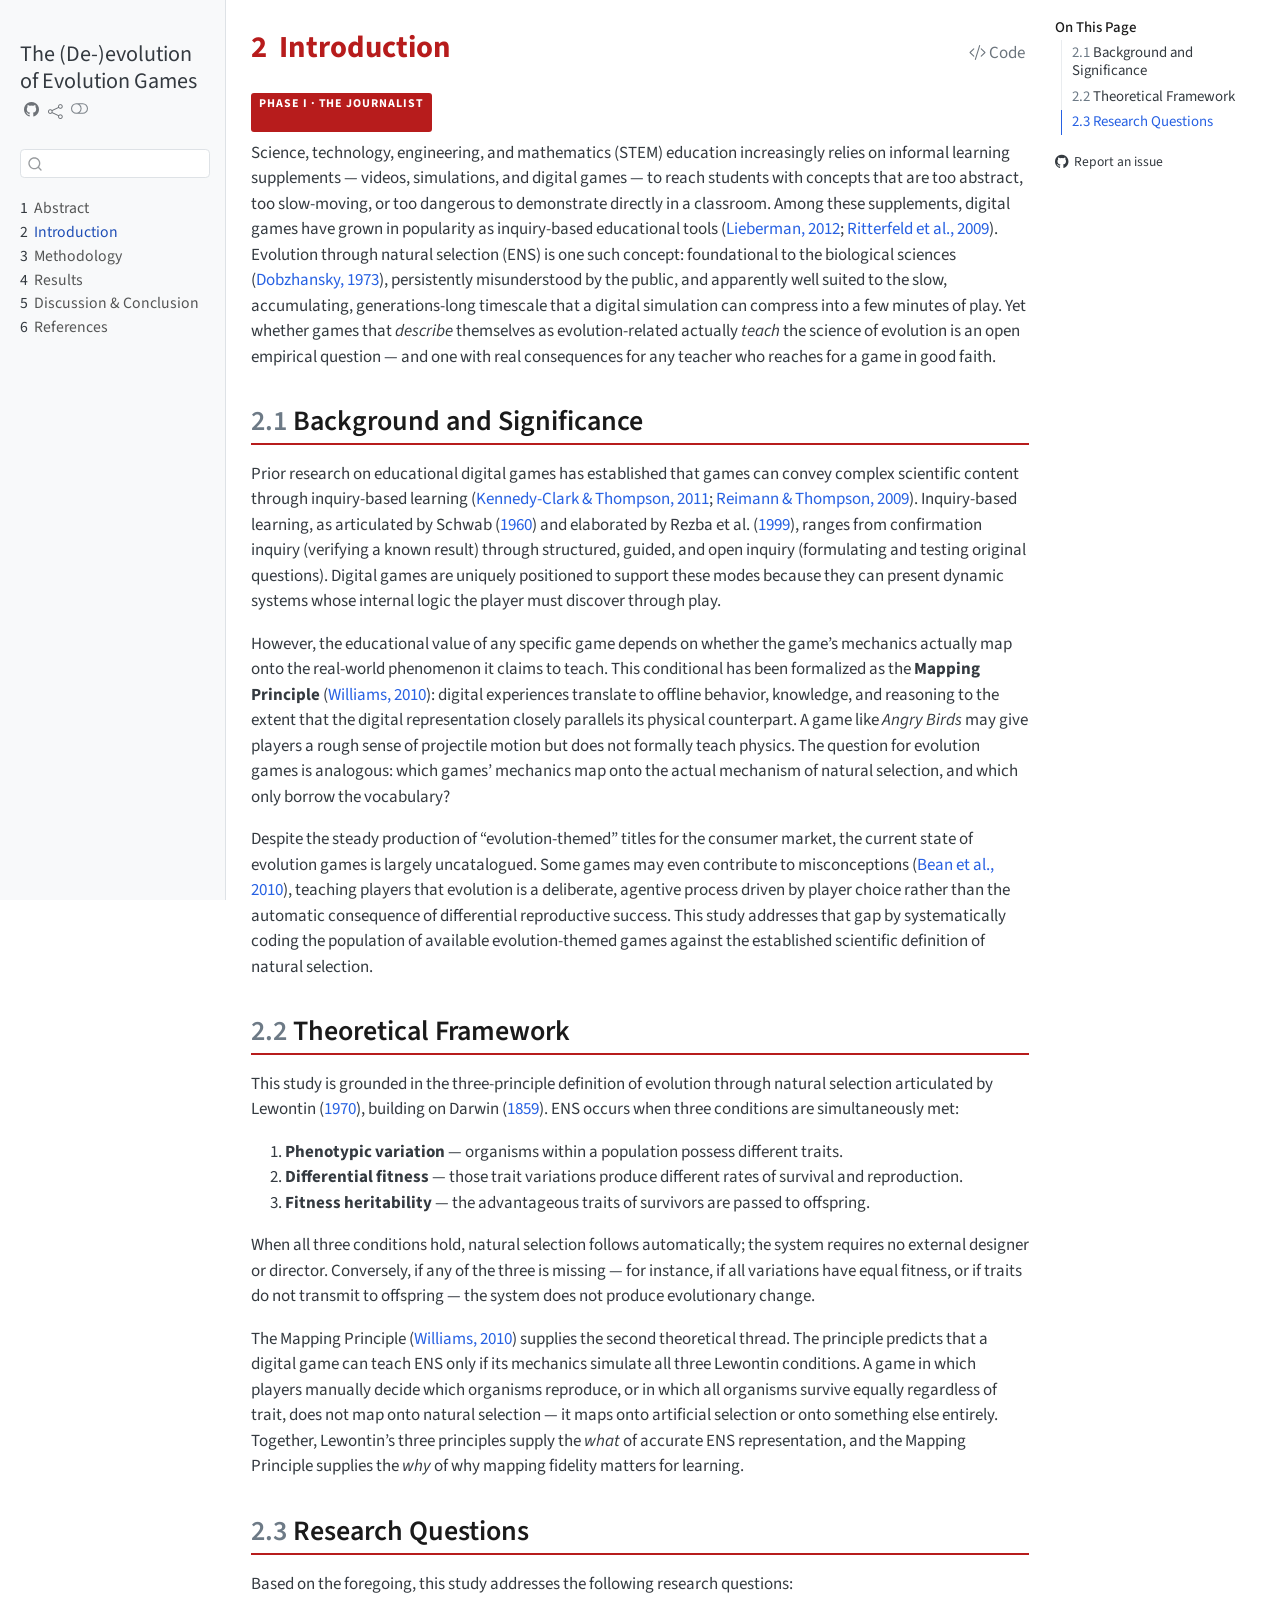
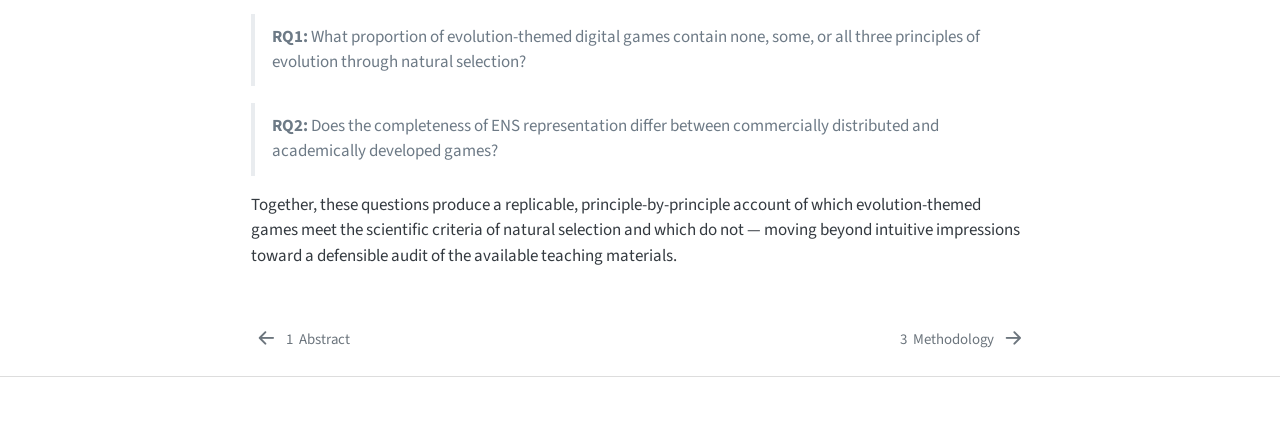
<file: docs/01-introduction.html>
<!DOCTYPE html>
<html xmlns="http://www.w3.org/1999/xhtml" lang="en" xml:lang="en"><head>

<meta charset="utf-8">
<meta name="generator" content="quarto-1.8.23">

<meta name="viewport" content="width=device-width, initial-scale=1.0, user-scalable=yes">

<meta name="description" content="MC 451 Final Portfolio Example — Research Methods in Mass Media, Spring 2026. Adapted from Leith, Ratan, &amp; Wohn (2016).">

<title>2&nbsp; Introduction – The (De-)evolution of Evolution Games</title>
<style>
code{white-space: pre-wrap;}
span.smallcaps{font-variant: small-caps;}
div.columns{display: flex; gap: min(4vw, 1.5em);}
div.column{flex: auto; overflow-x: auto;}
div.hanging-indent{margin-left: 1.5em; text-indent: -1.5em;}
ul.task-list{list-style: none;}
ul.task-list li input[type="checkbox"] {
  width: 0.8em;
  margin: 0 0.8em 0.2em -1em; /* quarto-specific, see https://github.com/quarto-dev/quarto-cli/issues/4556 */ 
  vertical-align: middle;
}
/* CSS for syntax highlighting */
html { -webkit-text-size-adjust: 100%; }
pre > code.sourceCode { white-space: pre; position: relative; }
pre > code.sourceCode > span { display: inline-block; line-height: 1.25; }
pre > code.sourceCode > span:empty { height: 1.2em; }
.sourceCode { overflow: visible; }
code.sourceCode > span { color: inherit; text-decoration: inherit; }
div.sourceCode { margin: 1em 0; }
pre.sourceCode { margin: 0; }
@media screen {
div.sourceCode { overflow: auto; }
}
@media print {
pre > code.sourceCode { white-space: pre-wrap; }
pre > code.sourceCode > span { text-indent: -5em; padding-left: 5em; }
}
pre.numberSource code
  { counter-reset: source-line 0; }
pre.numberSource code > span
  { position: relative; left: -4em; counter-increment: source-line; }
pre.numberSource code > span > a:first-child::before
  { content: counter(source-line);
    position: relative; left: -1em; text-align: right; vertical-align: baseline;
    border: none; display: inline-block;
    -webkit-touch-callout: none; -webkit-user-select: none;
    -khtml-user-select: none; -moz-user-select: none;
    -ms-user-select: none; user-select: none;
    padding: 0 4px; width: 4em;
  }
pre.numberSource { margin-left: 3em;  padding-left: 4px; }
div.sourceCode
  {   }
@media screen {
pre > code.sourceCode > span > a:first-child::before { text-decoration: underline; }
}
/* CSS for citations */
div.csl-bib-body { }
div.csl-entry {
  clear: both;
  margin-bottom: 0em;
}
.hanging-indent div.csl-entry {
  margin-left:2em;
  text-indent:-2em;
}
div.csl-left-margin {
  min-width:2em;
  float:left;
}
div.csl-right-inline {
  margin-left:2em;
  padding-left:1em;
}
div.csl-indent {
  margin-left: 2em;
}</style>


<script src="site_libs/quarto-nav/quarto-nav.js"></script>
<script src="site_libs/quarto-nav/headroom.min.js"></script>
<script src="site_libs/clipboard/clipboard.min.js"></script>
<script src="site_libs/quarto-search/autocomplete.umd.js"></script>
<script src="site_libs/quarto-search/fuse.min.js"></script>
<script src="site_libs/quarto-search/quarto-search.js"></script>
<meta name="quarto:offset" content="./">
<link href="./02-methodology.html" rel="next">
<link href="./index.html" rel="prev">
<script src="site_libs/quarto-html/quarto.js" type="module"></script>
<script src="site_libs/quarto-html/tabsets/tabsets.js" type="module"></script>
<script src="site_libs/quarto-html/axe/axe-check.js" type="module"></script>
<script src="site_libs/quarto-html/popper.min.js"></script>
<script src="site_libs/quarto-html/tippy.umd.min.js"></script>
<script src="site_libs/quarto-html/anchor.min.js"></script>
<link href="site_libs/quarto-html/tippy.css" rel="stylesheet">
<link href="site_libs/quarto-html/quarto-syntax-highlighting-04c7ee197ec4d7edf3c29ccb71f7023e.css" rel="stylesheet" class="quarto-color-scheme" id="quarto-text-highlighting-styles">
<link href="site_libs/quarto-html/quarto-syntax-highlighting-dark-6e03bc272f1cdef1d8296ac38e217ebd.css" rel="stylesheet" class="quarto-color-scheme quarto-color-alternate" id="quarto-text-highlighting-styles">
<link href="site_libs/quarto-html/quarto-syntax-highlighting-04c7ee197ec4d7edf3c29ccb71f7023e.css" rel="stylesheet" class="quarto-color-scheme-extra" id="quarto-text-highlighting-styles">
<script src="site_libs/bootstrap/bootstrap.min.js"></script>
<link href="site_libs/bootstrap/bootstrap-icons.css" rel="stylesheet">
<link href="site_libs/bootstrap/bootstrap-946de8a308338c64ca9885133125b164.min.css" rel="stylesheet" append-hash="true" class="quarto-color-scheme" id="quarto-bootstrap" data-mode="light">
<link href="site_libs/bootstrap/bootstrap-dark-f1e5e74cfafc599a9be8cc5c50b80530.min.css" rel="stylesheet" append-hash="true" class="quarto-color-scheme quarto-color-alternate" id="quarto-bootstrap" data-mode="dark">
<link href="site_libs/bootstrap/bootstrap-946de8a308338c64ca9885133125b164.min.css" rel="stylesheet" append-hash="true" class="quarto-color-scheme-extra" id="quarto-bootstrap" data-mode="light">
<script id="quarto-search-options" type="application/json">{
  "location": "sidebar",
  "copy-button": false,
  "collapse-after": 3,
  "panel-placement": "start",
  "type": "textbox",
  "limit": 50,
  "keyboard-shortcut": [
    "f",
    "/",
    "s"
  ],
  "show-item-context": false,
  "language": {
    "search-no-results-text": "No results",
    "search-matching-documents-text": "matching documents",
    "search-copy-link-title": "Copy link to search",
    "search-hide-matches-text": "Hide additional matches",
    "search-more-match-text": "more match in this document",
    "search-more-matches-text": "more matches in this document",
    "search-clear-button-title": "Clear",
    "search-text-placeholder": "",
    "search-detached-cancel-button-title": "Cancel",
    "search-submit-button-title": "Submit",
    "search-label": "Search"
  }
}</script>
<style>html{ scroll-behavior: smooth; }</style>


<link rel="stylesheet" href="custom.css">
</head>

<body class="nav-sidebar docked quarto-light"><script id="quarto-html-before-body" type="application/javascript">
    const toggleBodyColorMode = (bsSheetEl) => {
      const mode = bsSheetEl.getAttribute("data-mode");
      const bodyEl = window.document.querySelector("body");
      if (mode === "dark") {
        bodyEl.classList.add("quarto-dark");
        bodyEl.classList.remove("quarto-light");
      } else {
        bodyEl.classList.add("quarto-light");
        bodyEl.classList.remove("quarto-dark");
      }
    }
    const toggleBodyColorPrimary = () => {
      const bsSheetEl = window.document.querySelector("link#quarto-bootstrap:not([rel=disabled-stylesheet])");
      if (bsSheetEl) {
        toggleBodyColorMode(bsSheetEl);
      }
    }
    const setColorSchemeToggle = (alternate) => {
      const toggles = window.document.querySelectorAll('.quarto-color-scheme-toggle');
      for (let i=0; i < toggles.length; i++) {
        const toggle = toggles[i];
        if (toggle) {
          if (alternate) {
            toggle.classList.add("alternate");
          } else {
            toggle.classList.remove("alternate");
          }
        }
      }
    };
    const toggleColorMode = (alternate) => {
      // Switch the stylesheets
      const primaryStylesheets = window.document.querySelectorAll('link.quarto-color-scheme:not(.quarto-color-alternate)');
      const alternateStylesheets = window.document.querySelectorAll('link.quarto-color-scheme.quarto-color-alternate');
      manageTransitions('#quarto-margin-sidebar .nav-link', false);
      if (alternate) {
        // note: dark is layered on light, we don't disable primary!
        enableStylesheet(alternateStylesheets);
        for (const sheetNode of alternateStylesheets) {
          if (sheetNode.id === "quarto-bootstrap") {
            toggleBodyColorMode(sheetNode);
          }
        }
      } else {
        disableStylesheet(alternateStylesheets);
        enableStylesheet(primaryStylesheets)
        toggleBodyColorPrimary();
      }
      manageTransitions('#quarto-margin-sidebar .nav-link', true);
      // Switch the toggles
      setColorSchemeToggle(alternate)
      // Hack to workaround the fact that safari doesn't
      // properly recolor the scrollbar when toggling (#1455)
      if (navigator.userAgent.indexOf('Safari') > 0 && navigator.userAgent.indexOf('Chrome') == -1) {
        manageTransitions("body", false);
        window.scrollTo(0, 1);
        setTimeout(() => {
          window.scrollTo(0, 0);
          manageTransitions("body", true);
        }, 40);
      }
    }
    const disableStylesheet = (stylesheets) => {
      for (let i=0; i < stylesheets.length; i++) {
        const stylesheet = stylesheets[i];
        stylesheet.rel = 'disabled-stylesheet';
      }
    }
    const enableStylesheet = (stylesheets) => {
      for (let i=0; i < stylesheets.length; i++) {
        const stylesheet = stylesheets[i];
        if(stylesheet.rel !== 'stylesheet') { // for Chrome, which will still FOUC without this check
          stylesheet.rel = 'stylesheet';
        }
      }
    }
    const manageTransitions = (selector, allowTransitions) => {
      const els = window.document.querySelectorAll(selector);
      for (let i=0; i < els.length; i++) {
        const el = els[i];
        if (allowTransitions) {
          el.classList.remove('notransition');
        } else {
          el.classList.add('notransition');
        }
      }
    }
    const isFileUrl = () => {
      return window.location.protocol === 'file:';
    }
    const hasAlternateSentinel = () => {
      let styleSentinel = getColorSchemeSentinel();
      if (styleSentinel !== null) {
        return styleSentinel === "alternate";
      } else {
        return false;
      }
    }
    const setStyleSentinel = (alternate) => {
      const value = alternate ? "alternate" : "default";
      if (!isFileUrl()) {
        window.localStorage.setItem("quarto-color-scheme", value);
      } else {
        localAlternateSentinel = value;
      }
    }
    const getColorSchemeSentinel = () => {
      if (!isFileUrl()) {
        const storageValue = window.localStorage.getItem("quarto-color-scheme");
        return storageValue != null ? storageValue : localAlternateSentinel;
      } else {
        return localAlternateSentinel;
      }
    }
    const toggleGiscusIfUsed = (isAlternate, darkModeDefault) => {
      const baseTheme = document.querySelector('#giscus-base-theme')?.value ?? 'light';
      const alternateTheme = document.querySelector('#giscus-alt-theme')?.value ?? 'dark';
      let newTheme = '';
      if(authorPrefersDark) {
        newTheme = isAlternate ? baseTheme : alternateTheme;
      } else {
        newTheme = isAlternate ? alternateTheme : baseTheme;
      }
      const changeGiscusTheme = () => {
        // From: https://github.com/giscus/giscus/issues/336
        const sendMessage = (message) => {
          const iframe = document.querySelector('iframe.giscus-frame');
          if (!iframe) return;
          iframe.contentWindow.postMessage({ giscus: message }, 'https://giscus.app');
        }
        sendMessage({
          setConfig: {
            theme: newTheme
          }
        });
      }
      const isGiscussLoaded = window.document.querySelector('iframe.giscus-frame') !== null;
      if (isGiscussLoaded) {
        changeGiscusTheme();
      }
    };
    const authorPrefersDark = false;
    const darkModeDefault = authorPrefersDark;
      document.querySelector('link#quarto-text-highlighting-styles.quarto-color-scheme-extra').rel = 'disabled-stylesheet';
      document.querySelector('link#quarto-bootstrap.quarto-color-scheme-extra').rel = 'disabled-stylesheet';
    let localAlternateSentinel = darkModeDefault ? 'alternate' : 'default';
    // Dark / light mode switch
    window.quartoToggleColorScheme = () => {
      // Read the current dark / light value
      let toAlternate = !hasAlternateSentinel();
      toggleColorMode(toAlternate);
      setStyleSentinel(toAlternate);
      toggleGiscusIfUsed(toAlternate, darkModeDefault);
      window.dispatchEvent(new Event('resize'));
    };
    // Switch to dark mode if need be
    if (hasAlternateSentinel()) {
      toggleColorMode(true);
    } else {
      toggleColorMode(false);
    }
  </script>

<div id="quarto-search-results"></div>
  <header id="quarto-header" class="headroom fixed-top">
  <nav class="quarto-secondary-nav">
    <div class="container-fluid d-flex">
      <button type="button" class="quarto-btn-toggle btn" data-bs-toggle="collapse" role="button" data-bs-target=".quarto-sidebar-collapse-item" aria-controls="quarto-sidebar" aria-expanded="false" aria-label="Toggle sidebar navigation" onclick="if (window.quartoToggleHeadroom) { window.quartoToggleHeadroom(); }">
        <i class="bi bi-layout-text-sidebar-reverse"></i>
      </button>
        <nav class="quarto-page-breadcrumbs" aria-label="breadcrumb"><ol class="breadcrumb"><li class="breadcrumb-item"><a href="./01-introduction.html"><span class="chapter-number">2</span>&nbsp; <span class="chapter-title">Introduction</span></a></li></ol></nav>
        <a class="flex-grow-1" role="navigation" data-bs-toggle="collapse" data-bs-target=".quarto-sidebar-collapse-item" aria-controls="quarto-sidebar" aria-expanded="false" aria-label="Toggle sidebar navigation" onclick="if (window.quartoToggleHeadroom) { window.quartoToggleHeadroom(); }">      
        </a>
      <button type="button" class="btn quarto-search-button" aria-label="Search" onclick="window.quartoOpenSearch();">
        <i class="bi bi-search"></i>
      </button>
    </div>
  </nav>
</header>
<!-- content -->
<div id="quarto-content" class="quarto-container page-columns page-rows-contents page-layout-article">
<!-- sidebar -->
  <nav id="quarto-sidebar" class="sidebar collapse collapse-horizontal quarto-sidebar-collapse-item sidebar-navigation docked overflow-auto">
    <div class="pt-lg-2 mt-2 text-left sidebar-header sidebar-header-stacked">
      <a href="./index.html" class="sidebar-logo-link">
      </a>
    <div class="sidebar-title mb-0 py-0">
      <a href="./">The (De-)evolution of Evolution Games</a> 
        <div class="sidebar-tools-main tools-wide">
    <a href="https://github.com/YOUR-USERNAME/YOUR-REPO-NAME" title="Source Code" class="quarto-navigation-tool px-1" aria-label="Source Code"><i class="bi bi-github"></i></a>
    <div class="dropdown">
      <a href="" title="Share" id="quarto-navigation-tool-dropdown-0" class="quarto-navigation-tool dropdown-toggle px-1" data-bs-toggle="dropdown" aria-expanded="false" role="link" aria-label="Share"><i class="bi bi-share"></i></a>
      <ul class="dropdown-menu" aria-labelledby="quarto-navigation-tool-dropdown-0">
          <li>
            <a class="dropdown-item sidebar-tools-main-item" href="https://twitter.com/intent/tweet?url=|url|">
              <i class="bi bi-twitter pe-1"></i>
            Twitter
            </a>
          </li>
          <li>
            <a class="dropdown-item sidebar-tools-main-item" href="https://www.linkedin.com/sharing/share-offsite/?url=|url|">
              <i class="bi bi-linkedin pe-1"></i>
            LinkedIn
            </a>
          </li>
      </ul>
    </div>
  <a href="" class="quarto-color-scheme-toggle quarto-navigation-tool  px-1" onclick="window.quartoToggleColorScheme(); return false;" title="Toggle dark mode"><i class="bi"></i></a>
</div>
    </div>
      </div>
        <div class="mt-2 flex-shrink-0 align-items-center">
        <div class="sidebar-search">
        <div id="quarto-search" class="" title="Search"></div>
        </div>
        </div>
    <div class="sidebar-menu-container"> 
    <ul class="list-unstyled mt-1">
        <li class="sidebar-item">
  <div class="sidebar-item-container"> 
  <a href="./index.html" class="sidebar-item-text sidebar-link">
 <span class="menu-text"><span class="chapter-number">1</span>&nbsp; <span class="chapter-title">Abstract</span></span></a>
  </div>
</li>
        <li class="sidebar-item">
  <div class="sidebar-item-container"> 
  <a href="./01-introduction.html" class="sidebar-item-text sidebar-link active">
 <span class="menu-text"><span class="chapter-number">2</span>&nbsp; <span class="chapter-title">Introduction</span></span></a>
  </div>
</li>
        <li class="sidebar-item">
  <div class="sidebar-item-container"> 
  <a href="./02-methodology.html" class="sidebar-item-text sidebar-link">
 <span class="menu-text"><span class="chapter-number">3</span>&nbsp; <span class="chapter-title">Methodology</span></span></a>
  </div>
</li>
        <li class="sidebar-item">
  <div class="sidebar-item-container"> 
  <a href="./03-results.html" class="sidebar-item-text sidebar-link">
 <span class="menu-text"><span class="chapter-number">4</span>&nbsp; <span class="chapter-title">Results</span></span></a>
  </div>
</li>
        <li class="sidebar-item">
  <div class="sidebar-item-container"> 
  <a href="./04-discussion.html" class="sidebar-item-text sidebar-link">
 <span class="menu-text"><span class="chapter-number">5</span>&nbsp; <span class="chapter-title">Discussion &amp; Conclusion</span></span></a>
  </div>
</li>
        <li class="sidebar-item">
  <div class="sidebar-item-container"> 
  <a href="./references.html" class="sidebar-item-text sidebar-link">
 <span class="menu-text"><span class="chapter-number">6</span>&nbsp; <span class="chapter-title">References</span></span></a>
  </div>
</li>
    </ul>
    </div>
</nav>
<div id="quarto-sidebar-glass" class="quarto-sidebar-collapse-item" data-bs-toggle="collapse" data-bs-target=".quarto-sidebar-collapse-item"></div>
<!-- margin-sidebar -->
    <div id="quarto-margin-sidebar" class="sidebar margin-sidebar">
        <nav id="TOC" role="doc-toc" class="toc-active">
    <h2 id="toc-title">On This Page</h2>
   
  <ul>
  <li><a href="#background-and-significance" id="toc-background-and-significance" class="nav-link active" data-scroll-target="#background-and-significance"><span class="header-section-number">2.1</span> Background and Significance</a></li>
  <li><a href="#theoretical-framework" id="toc-theoretical-framework" class="nav-link" data-scroll-target="#theoretical-framework"><span class="header-section-number">2.2</span> Theoretical Framework</a></li>
  <li><a href="#research-questions" id="toc-research-questions" class="nav-link" data-scroll-target="#research-questions"><span class="header-section-number">2.3</span> Research Questions</a></li>
  </ul>
<div class="toc-actions"><ul><li><a href="https://github.com/YOUR-USERNAME/YOUR-REPO-NAME/issues/new" class="toc-action"><i class="bi bi-github"></i>Report an issue</a></li></ul></div></nav>
    </div>
<!-- main -->
<main class="content" id="quarto-document-content">


<header id="title-block-header" class="quarto-title-block default">
<div class="quarto-title">
<div class="quarto-title-block"><div><h1 class="title"><span class="chapter-number">2</span>&nbsp; <span class="chapter-title">Introduction</span></h1><button type="button" class="btn code-tools-button" id="quarto-code-tools-source"><i class="bi"></i> Code</button></div></div>
</div>



<div class="quarto-title-meta">

    
  
    
  </div>
  


</header>


<div class="section-badge">
<p>Phase I · The Journalist</p>
</div>
<p>Science, technology, engineering, and mathematics (STEM) education increasingly relies on informal learning supplements — videos, simulations, and digital games — to reach students with concepts that are too abstract, too slow-moving, or too dangerous to demonstrate directly in a classroom. Among these supplements, digital games have grown in popularity as inquiry-based educational tools <span class="citation" data-cites="Ritterfeld2009 Lieberman2012">(<a href="references.html#ref-Lieberman2012" role="doc-biblioref">Lieberman, 2012</a>; <a href="references.html#ref-Ritterfeld2009" role="doc-biblioref">Ritterfeld et al., 2009</a>)</span>. Evolution through natural selection (ENS) is one such concept: foundational to the biological sciences <span class="citation" data-cites="Dobzhansky1973">(<a href="references.html#ref-Dobzhansky1973" role="doc-biblioref">Dobzhansky, 1973</a>)</span>, persistently misunderstood by the public, and apparently well suited to the slow, accumulating, generations-long timescale that a digital simulation can compress into a few minutes of play. Yet whether games that <em>describe</em> themselves as evolution-related actually <em>teach</em> the science of evolution is an open empirical question — and one with real consequences for any teacher who reaches for a game in good faith.</p>
<section id="background-and-significance" class="level2" data-number="2.1">
<h2 data-number="2.1" class="anchored" data-anchor-id="background-and-significance"><span class="header-section-number">2.1</span> Background and Significance</h2>
<p>Prior research on educational digital games has established that games can convey complex scientific content through inquiry-based learning <span class="citation" data-cites="KennedyClark2011 Reimann2009">(<a href="references.html#ref-KennedyClark2011" role="doc-biblioref">Kennedy-Clark &amp; Thompson, 2011</a>; <a href="references.html#ref-Reimann2009" role="doc-biblioref">Reimann &amp; Thompson, 2009</a>)</span>. Inquiry-based learning, as articulated by <span class="citation" data-cites="Schwab1960">Schwab (<a href="references.html#ref-Schwab1960" role="doc-biblioref">1960</a>)</span> and elaborated by <span class="citation" data-cites="Rezba1999">Rezba et al. (<a href="references.html#ref-Rezba1999" role="doc-biblioref">1999</a>)</span>, ranges from confirmation inquiry (verifying a known result) through structured, guided, and open inquiry (formulating and testing original questions). Digital games are uniquely positioned to support these modes because they can present dynamic systems whose internal logic the player must discover through play.</p>
<p>However, the educational value of any specific game depends on whether the game’s mechanics actually map onto the real-world phenomenon it claims to teach. This conditional has been formalized as the <strong>Mapping Principle</strong> <span class="citation" data-cites="Williams2010">(<a href="references.html#ref-Williams2010" role="doc-biblioref">Williams, 2010</a>)</span>: digital experiences translate to offline behavior, knowledge, and reasoning to the extent that the digital representation closely parallels its physical counterpart. A game like <em>Angry Birds</em> may give players a rough sense of projectile motion but does not formally teach physics. The question for evolution games is analogous: which games’ mechanics map onto the actual mechanism of natural selection, and which only borrow the vocabulary?</p>
<p>Despite the steady production of “evolution-themed” titles for the consumer market, the current state of evolution games is largely uncatalogued. Some games may even contribute to misconceptions <span class="citation" data-cites="Bean2010">(<a href="references.html#ref-Bean2010" role="doc-biblioref">Bean et al., 2010</a>)</span>, teaching players that evolution is a deliberate, agentive process driven by player choice rather than the automatic consequence of differential reproductive success. This study addresses that gap by systematically coding the population of available evolution-themed games against the established scientific definition of natural selection.</p>
</section>
<section id="theoretical-framework" class="level2" data-number="2.2">
<h2 data-number="2.2" class="anchored" data-anchor-id="theoretical-framework"><span class="header-section-number">2.2</span> Theoretical Framework</h2>
<p>This study is grounded in the three-principle definition of evolution through natural selection articulated by <span class="citation" data-cites="Lewontin1970">Lewontin (<a href="references.html#ref-Lewontin1970" role="doc-biblioref">1970</a>)</span>, building on <span class="citation" data-cites="Darwin1859">Darwin (<a href="references.html#ref-Darwin1859" role="doc-biblioref">1859</a>)</span>. ENS occurs when three conditions are simultaneously met:</p>
<ol type="1">
<li><strong>Phenotypic variation</strong> — organisms within a population possess different traits.</li>
<li><strong>Differential fitness</strong> — those trait variations produce different rates of survival and reproduction.</li>
<li><strong>Fitness heritability</strong> — the advantageous traits of survivors are passed to offspring.</li>
</ol>
<p>When all three conditions hold, natural selection follows automatically; the system requires no external designer or director. Conversely, if any of the three is missing — for instance, if all variations have equal fitness, or if traits do not transmit to offspring — the system does not produce evolutionary change.</p>
<p>The Mapping Principle <span class="citation" data-cites="Williams2010">(<a href="references.html#ref-Williams2010" role="doc-biblioref">Williams, 2010</a>)</span> supplies the second theoretical thread. The principle predicts that a digital game can teach ENS only if its mechanics simulate all three Lewontin conditions. A game in which players manually decide which organisms reproduce, or in which all organisms survive equally regardless of trait, does not map onto natural selection — it maps onto artificial selection or onto something else entirely. Together, Lewontin’s three principles supply the <em>what</em> of accurate ENS representation, and the Mapping Principle supplies the <em>why</em> of why mapping fidelity matters for learning.</p>
</section>
<section id="research-questions" class="level2" data-number="2.3">
<h2 data-number="2.3" class="anchored" data-anchor-id="research-questions"><span class="header-section-number">2.3</span> Research Questions</h2>
<p>Based on the foregoing, this study addresses the following research questions:</p>
<blockquote class="blockquote">
<p><strong>RQ1:</strong> What proportion of evolution-themed digital games contain none, some, or all three principles of evolution through natural selection?</p>
</blockquote>
<blockquote class="blockquote">
<p><strong>RQ2:</strong> Does the completeness of ENS representation differ between commercially distributed and academically developed games?</p>
</blockquote>
<p>Together, these questions produce a replicable, principle-by-principle account of which evolution-themed games meet the scientific criteria of natural selection and which do not — moving beyond intuitive impressions toward a defensible audit of the available teaching materials.</p>


<!-- -->

<div id="refs" class="references csl-bib-body hanging-indent" data-entry-spacing="0" data-line-spacing="2" role="list" style="display: none">
<div id="ref-Bean2010" class="csl-entry" role="listitem">
Bean, T. E., Sinatra, G. M., &amp; Schrader, P. G. (2010). Spore: Spawning evolutionary misconceptions? <em>Journal of Science Education and Technology</em>, <em>19</em>, 409–414. <a href="https://doi.org/10.1007/s10956-010-9211-1">https://doi.org/10.1007/s10956-010-9211-1</a>
</div>
<div id="ref-Darwin1859" class="csl-entry" role="listitem">
Darwin, C. (1859). <em>On the origin of species by means of natural selection</em>. John Murray.
</div>
<div id="ref-Dobzhansky1973" class="csl-entry" role="listitem">
Dobzhansky, T. (1973). Nothing in biology makes sense except in the light of evolution. <em>The American Biology Teacher</em>, <em>35</em>, 125–129.
</div>
<div id="ref-KennedyClark2011" class="csl-entry" role="listitem">
Kennedy-Clark, S., &amp; Thompson, K. (2011). What do students learn when collaboratively using a computer game in the study of historical disease epidemics, and why? <em>Games and Culture</em>, <em>6</em>, 513–537.
</div>
<div id="ref-Lewontin1970" class="csl-entry" role="listitem">
Lewontin, R. C. (1970). The units of selection. <em>Annual Review of Ecology and Systematics</em>, <em>1</em>, 1–18.
</div>
<div id="ref-Lieberman2012" class="csl-entry" role="listitem">
Lieberman, D. A. (2012). Designing digital games, social media, and mobile technologies to motivate and support health behavior change. In R. E. Rice &amp; C. K. Atkin (Eds.), <em>Public communication campaigns</em> (4th ed., pp. 273–287). Sage Publications Inc.
</div>
<div id="ref-Reimann2009" class="csl-entry" role="listitem">
Reimann, P., &amp; Thompson, K. (2009). Ecosystem modelling for environmental education: From stocks and flows to behavior and interactions. In P. Blumschein, J. Stroebel, W. Hung, &amp; D. Jonassen (Eds.), <em>Model-based approaches to learning: Using systems models and simulations to improve understanding and problem solving in complex domains</em>. Sense.
</div>
<div id="ref-Rezba1999" class="csl-entry" role="listitem">
Rezba, R. J., Auldridge, T., &amp; Rhea, L. (1999). <em>Teaching and learning the basic science skills</em>. Department of Education, Office of Elementary; Middle School Instructional Services.
</div>
<div id="ref-Ritterfeld2009" class="csl-entry" role="listitem">
Ritterfeld, U., Cody, M., &amp; Vorderer, P. (Eds.). (2009). <em>Immersive serious games for large scale multiplayer dialogue and cocreation</em>. Routledge.
</div>
<div id="ref-Schwab1960" class="csl-entry" role="listitem">
Schwab, J. J. (1960). Inquiry, the science teacher, and the educator. <em>The School Review</em>, <em>68</em>, 176–195.
</div>
<div id="ref-Williams2010" class="csl-entry" role="listitem">
Williams, D. (2010). The mapping principle, and a research framework for virtual worlds. <em>Communication Theory</em>, <em>20</em>, 451–470.
</div>
</div>
</section>

</main> <!-- /main -->
<script id="quarto-html-after-body" type="application/javascript">
  window.document.addEventListener("DOMContentLoaded", function (event) {
    // Ensure there is a toggle, if there isn't float one in the top right
    if (window.document.querySelector('.quarto-color-scheme-toggle') === null) {
      const a = window.document.createElement('a');
      a.classList.add('top-right');
      a.classList.add('quarto-color-scheme-toggle');
      a.href = "";
      a.onclick = function() { try { window.quartoToggleColorScheme(); } catch {} return false; };
      const i = window.document.createElement("i");
      i.classList.add('bi');
      a.appendChild(i);
      window.document.body.appendChild(a);
    }
    setColorSchemeToggle(hasAlternateSentinel())
    const icon = "";
    const anchorJS = new window.AnchorJS();
    anchorJS.options = {
      placement: 'right',
      icon: icon
    };
    anchorJS.add('.anchored');
    const isCodeAnnotation = (el) => {
      for (const clz of el.classList) {
        if (clz.startsWith('code-annotation-')) {                     
          return true;
        }
      }
      return false;
    }
    const onCopySuccess = function(e) {
      // button target
      const button = e.trigger;
      // don't keep focus
      button.blur();
      // flash "checked"
      button.classList.add('code-copy-button-checked');
      var currentTitle = button.getAttribute("title");
      button.setAttribute("title", "Copied!");
      let tooltip;
      if (window.bootstrap) {
        button.setAttribute("data-bs-toggle", "tooltip");
        button.setAttribute("data-bs-placement", "left");
        button.setAttribute("data-bs-title", "Copied!");
        tooltip = new bootstrap.Tooltip(button, 
          { trigger: "manual", 
            customClass: "code-copy-button-tooltip",
            offset: [0, -8]});
        tooltip.show();    
      }
      setTimeout(function() {
        if (tooltip) {
          tooltip.hide();
          button.removeAttribute("data-bs-title");
          button.removeAttribute("data-bs-toggle");
          button.removeAttribute("data-bs-placement");
        }
        button.setAttribute("title", currentTitle);
        button.classList.remove('code-copy-button-checked');
      }, 1000);
      // clear code selection
      e.clearSelection();
    }
    const getTextToCopy = function(trigger) {
      const outerScaffold = trigger.parentElement.cloneNode(true);
      const codeEl = outerScaffold.querySelector('code');
      for (const childEl of codeEl.children) {
        if (isCodeAnnotation(childEl)) {
          childEl.remove();
        }
      }
      return codeEl.innerText;
    }
    const clipboard = new window.ClipboardJS('.code-copy-button:not([data-in-quarto-modal])', {
      text: getTextToCopy
    });
    clipboard.on('success', onCopySuccess);
    if (window.document.getElementById('quarto-embedded-source-code-modal')) {
      const clipboardModal = new window.ClipboardJS('.code-copy-button[data-in-quarto-modal]', {
        text: getTextToCopy,
        container: window.document.getElementById('quarto-embedded-source-code-modal')
      });
      clipboardModal.on('success', onCopySuccess);
    }
    const viewSource = window.document.getElementById('quarto-view-source') ||
                       window.document.getElementById('quarto-code-tools-source');
    if (viewSource) {
      const sourceUrl = viewSource.getAttribute("data-quarto-source-url");
      viewSource.addEventListener("click", function(e) {
        if (sourceUrl) {
          // rstudio viewer pane
          if (/\bcapabilities=\b/.test(window.location)) {
            window.open(sourceUrl);
          } else {
            window.location.href = sourceUrl;
          }
        } else {
          const modal = new bootstrap.Modal(document.getElementById('quarto-embedded-source-code-modal'));
          modal.show();
        }
        return false;
      });
    }
    function toggleCodeHandler(show) {
      return function(e) {
        const detailsSrc = window.document.querySelectorAll(".cell > details > .sourceCode");
        for (let i=0; i<detailsSrc.length; i++) {
          const details = detailsSrc[i].parentElement;
          if (show) {
            details.open = true;
          } else {
            details.removeAttribute("open");
          }
        }
        const cellCodeDivs = window.document.querySelectorAll(".cell > .sourceCode");
        const fromCls = show ? "hidden" : "unhidden";
        const toCls = show ? "unhidden" : "hidden";
        for (let i=0; i<cellCodeDivs.length; i++) {
          const codeDiv = cellCodeDivs[i];
          if (codeDiv.classList.contains(fromCls)) {
            codeDiv.classList.remove(fromCls);
            codeDiv.classList.add(toCls);
          } 
        }
        return false;
      }
    }
    const hideAllCode = window.document.getElementById("quarto-hide-all-code");
    if (hideAllCode) {
      hideAllCode.addEventListener("click", toggleCodeHandler(false));
    }
    const showAllCode = window.document.getElementById("quarto-show-all-code");
    if (showAllCode) {
      showAllCode.addEventListener("click", toggleCodeHandler(true));
    }
      var localhostRegex = new RegExp(/^(?:http|https):\/\/localhost\:?[0-9]*\//);
      var mailtoRegex = new RegExp(/^mailto:/);
        var filterRegex = new RegExp('/' + window.location.host + '/');
      var isInternal = (href) => {
          return filterRegex.test(href) || localhostRegex.test(href) || mailtoRegex.test(href);
      }
      // Inspect non-navigation links and adorn them if external
     var links = window.document.querySelectorAll('a[href]:not(.nav-link):not(.navbar-brand):not(.toc-action):not(.sidebar-link):not(.sidebar-item-toggle):not(.pagination-link):not(.no-external):not([aria-hidden]):not(.dropdown-item):not(.quarto-navigation-tool):not(.about-link)');
      for (var i=0; i<links.length; i++) {
        const link = links[i];
        if (!isInternal(link.href)) {
          // undo the damage that might have been done by quarto-nav.js in the case of
          // links that we want to consider external
          if (link.dataset.originalHref !== undefined) {
            link.href = link.dataset.originalHref;
          }
        }
      }
    function tippyHover(el, contentFn, onTriggerFn, onUntriggerFn) {
      const config = {
        allowHTML: true,
        maxWidth: 500,
        delay: 100,
        arrow: false,
        appendTo: function(el) {
            return el.parentElement;
        },
        interactive: true,
        interactiveBorder: 10,
        theme: 'quarto',
        placement: 'bottom-start',
      };
      if (contentFn) {
        config.content = contentFn;
      }
      if (onTriggerFn) {
        config.onTrigger = onTriggerFn;
      }
      if (onUntriggerFn) {
        config.onUntrigger = onUntriggerFn;
      }
      window.tippy(el, config); 
    }
    const noterefs = window.document.querySelectorAll('a[role="doc-noteref"]');
    for (var i=0; i<noterefs.length; i++) {
      const ref = noterefs[i];
      tippyHover(ref, function() {
        // use id or data attribute instead here
        let href = ref.getAttribute('data-footnote-href') || ref.getAttribute('href');
        try { href = new URL(href).hash; } catch {}
        const id = href.replace(/^#\/?/, "");
        const note = window.document.getElementById(id);
        if (note) {
          return note.innerHTML;
        } else {
          return "";
        }
      });
    }
    const xrefs = window.document.querySelectorAll('a.quarto-xref');
    const processXRef = (id, note) => {
      // Strip column container classes
      const stripColumnClz = (el) => {
        el.classList.remove("page-full", "page-columns");
        if (el.children) {
          for (const child of el.children) {
            stripColumnClz(child);
          }
        }
      }
      stripColumnClz(note)
      if (id === null || id.startsWith('sec-')) {
        // Special case sections, only their first couple elements
        const container = document.createElement("div");
        if (note.children && note.children.length > 2) {
          container.appendChild(note.children[0].cloneNode(true));
          for (let i = 1; i < note.children.length; i++) {
            const child = note.children[i];
            if (child.tagName === "P" && child.innerText === "") {
              continue;
            } else {
              container.appendChild(child.cloneNode(true));
              break;
            }
          }
          if (window.Quarto?.typesetMath) {
            window.Quarto.typesetMath(container);
          }
          return container.innerHTML
        } else {
          if (window.Quarto?.typesetMath) {
            window.Quarto.typesetMath(note);
          }
          return note.innerHTML;
        }
      } else {
        // Remove any anchor links if they are present
        const anchorLink = note.querySelector('a.anchorjs-link');
        if (anchorLink) {
          anchorLink.remove();
        }
        if (window.Quarto?.typesetMath) {
          window.Quarto.typesetMath(note);
        }
        if (note.classList.contains("callout")) {
          return note.outerHTML;
        } else {
          return note.innerHTML;
        }
      }
    }
    for (var i=0; i<xrefs.length; i++) {
      const xref = xrefs[i];
      tippyHover(xref, undefined, function(instance) {
        instance.disable();
        let url = xref.getAttribute('href');
        let hash = undefined; 
        if (url.startsWith('#')) {
          hash = url;
        } else {
          try { hash = new URL(url).hash; } catch {}
        }
        if (hash) {
          const id = hash.replace(/^#\/?/, "");
          const note = window.document.getElementById(id);
          if (note !== null) {
            try {
              const html = processXRef(id, note.cloneNode(true));
              instance.setContent(html);
            } finally {
              instance.enable();
              instance.show();
            }
          } else {
            // See if we can fetch this
            fetch(url.split('#')[0])
            .then(res => res.text())
            .then(html => {
              const parser = new DOMParser();
              const htmlDoc = parser.parseFromString(html, "text/html");
              const note = htmlDoc.getElementById(id);
              if (note !== null) {
                const html = processXRef(id, note);
                instance.setContent(html);
              } 
            }).finally(() => {
              instance.enable();
              instance.show();
            });
          }
        } else {
          // See if we can fetch a full url (with no hash to target)
          // This is a special case and we should probably do some content thinning / targeting
          fetch(url)
          .then(res => res.text())
          .then(html => {
            const parser = new DOMParser();
            const htmlDoc = parser.parseFromString(html, "text/html");
            const note = htmlDoc.querySelector('main.content');
            if (note !== null) {
              // This should only happen for chapter cross references
              // (since there is no id in the URL)
              // remove the first header
              if (note.children.length > 0 && note.children[0].tagName === "HEADER") {
                note.children[0].remove();
              }
              const html = processXRef(null, note);
              instance.setContent(html);
            } 
          }).finally(() => {
            instance.enable();
            instance.show();
          });
        }
      }, function(instance) {
      });
    }
        let selectedAnnoteEl;
        const selectorForAnnotation = ( cell, annotation) => {
          let cellAttr = 'data-code-cell="' + cell + '"';
          let lineAttr = 'data-code-annotation="' +  annotation + '"';
          const selector = 'span[' + cellAttr + '][' + lineAttr + ']';
          return selector;
        }
        const selectCodeLines = (annoteEl) => {
          const doc = window.document;
          const targetCell = annoteEl.getAttribute("data-target-cell");
          const targetAnnotation = annoteEl.getAttribute("data-target-annotation");
          const annoteSpan = window.document.querySelector(selectorForAnnotation(targetCell, targetAnnotation));
          const lines = annoteSpan.getAttribute("data-code-lines").split(",");
          const lineIds = lines.map((line) => {
            return targetCell + "-" + line;
          })
          let top = null;
          let height = null;
          let parent = null;
          if (lineIds.length > 0) {
              //compute the position of the single el (top and bottom and make a div)
              const el = window.document.getElementById(lineIds[0]);
              top = el.offsetTop;
              height = el.offsetHeight;
              parent = el.parentElement.parentElement;
            if (lineIds.length > 1) {
              const lastEl = window.document.getElementById(lineIds[lineIds.length - 1]);
              const bottom = lastEl.offsetTop + lastEl.offsetHeight;
              height = bottom - top;
            }
            if (top !== null && height !== null && parent !== null) {
              // cook up a div (if necessary) and position it 
              let div = window.document.getElementById("code-annotation-line-highlight");
              if (div === null) {
                div = window.document.createElement("div");
                div.setAttribute("id", "code-annotation-line-highlight");
                div.style.position = 'absolute';
                parent.appendChild(div);
              }
              div.style.top = top - 2 + "px";
              div.style.height = height + 4 + "px";
              div.style.left = 0;
              let gutterDiv = window.document.getElementById("code-annotation-line-highlight-gutter");
              if (gutterDiv === null) {
                gutterDiv = window.document.createElement("div");
                gutterDiv.setAttribute("id", "code-annotation-line-highlight-gutter");
                gutterDiv.style.position = 'absolute';
                const codeCell = window.document.getElementById(targetCell);
                const gutter = codeCell.querySelector('.code-annotation-gutter');
                gutter.appendChild(gutterDiv);
              }
              gutterDiv.style.top = top - 2 + "px";
              gutterDiv.style.height = height + 4 + "px";
            }
            selectedAnnoteEl = annoteEl;
          }
        };
        const unselectCodeLines = () => {
          const elementsIds = ["code-annotation-line-highlight", "code-annotation-line-highlight-gutter"];
          elementsIds.forEach((elId) => {
            const div = window.document.getElementById(elId);
            if (div) {
              div.remove();
            }
          });
          selectedAnnoteEl = undefined;
        };
          // Handle positioning of the toggle
      window.addEventListener(
        "resize",
        throttle(() => {
          elRect = undefined;
          if (selectedAnnoteEl) {
            selectCodeLines(selectedAnnoteEl);
          }
        }, 10)
      );
      function throttle(fn, ms) {
      let throttle = false;
      let timer;
        return (...args) => {
          if(!throttle) { // first call gets through
              fn.apply(this, args);
              throttle = true;
          } else { // all the others get throttled
              if(timer) clearTimeout(timer); // cancel #2
              timer = setTimeout(() => {
                fn.apply(this, args);
                timer = throttle = false;
              }, ms);
          }
        };
      }
        // Attach click handler to the DT
        const annoteDls = window.document.querySelectorAll('dt[data-target-cell]');
        for (const annoteDlNode of annoteDls) {
          annoteDlNode.addEventListener('click', (event) => {
            const clickedEl = event.target;
            if (clickedEl !== selectedAnnoteEl) {
              unselectCodeLines();
              const activeEl = window.document.querySelector('dt[data-target-cell].code-annotation-active');
              if (activeEl) {
                activeEl.classList.remove('code-annotation-active');
              }
              selectCodeLines(clickedEl);
              clickedEl.classList.add('code-annotation-active');
            } else {
              // Unselect the line
              unselectCodeLines();
              clickedEl.classList.remove('code-annotation-active');
            }
          });
        }
    const findCites = (el) => {
      const parentEl = el.parentElement;
      if (parentEl) {
        const cites = parentEl.dataset.cites;
        if (cites) {
          return {
            el,
            cites: cites.split(' ')
          };
        } else {
          return findCites(el.parentElement)
        }
      } else {
        return undefined;
      }
    };
    var bibliorefs = window.document.querySelectorAll('a[role="doc-biblioref"]');
    for (var i=0; i<bibliorefs.length; i++) {
      const ref = bibliorefs[i];
      const citeInfo = findCites(ref);
      if (citeInfo) {
        tippyHover(citeInfo.el, function() {
          var popup = window.document.createElement('div');
          citeInfo.cites.forEach(function(cite) {
            var citeDiv = window.document.createElement('div');
            citeDiv.classList.add('hanging-indent');
            citeDiv.classList.add('csl-entry');
            var biblioDiv = window.document.getElementById('ref-' + cite);
            if (biblioDiv) {
              citeDiv.innerHTML = biblioDiv.innerHTML;
            }
            popup.appendChild(citeDiv);
          });
          return popup.innerHTML;
        });
      }
    }
  });
  </script>
<nav class="page-navigation">
  <div class="nav-page nav-page-previous">
      <a href="./index.html" class="pagination-link" aria-label="Abstract">
        <i class="bi bi-arrow-left-short"></i> <span class="nav-page-text"><span class="chapter-number">1</span>&nbsp; <span class="chapter-title">Abstract</span></span>
      </a>          
  </div>
  <div class="nav-page nav-page-next">
      <a href="./02-methodology.html" class="pagination-link" aria-label="Methodology">
        <span class="nav-page-text"><span class="chapter-number">3</span>&nbsp; <span class="chapter-title">Methodology</span></span> <i class="bi bi-arrow-right-short"></i>
      </a>
  </div>
</nav><div class="modal fade" id="quarto-embedded-source-code-modal" tabindex="-1" aria-labelledby="quarto-embedded-source-code-modal-label" aria-hidden="true"><div class="modal-dialog modal-dialog-scrollable"><div class="modal-content"><div class="modal-header"><h5 class="modal-title" id="quarto-embedded-source-code-modal-label">Source Code</h5><button class="btn-close" data-bs-dismiss="modal"></button></div><div class="modal-body"><div class="">
<div class="code-copy-outer-scaffold"><div class="sourceCode" id="cb1" data-shortcodes="false"><pre class="sourceCode markdown code-with-copy"><code class="sourceCode markdown"><span id="cb1-1"><a href="#cb1-1" aria-hidden="true" tabindex="-1"></a><span class="co">---</span></span>
<span id="cb1-2"><a href="#cb1-2" aria-hidden="true" tabindex="-1"></a><span class="an">title:</span><span class="co"> "Introduction"</span></span>
<span id="cb1-3"><a href="#cb1-3" aria-hidden="true" tabindex="-1"></a><span class="co">---</span></span>
<span id="cb1-4"><a href="#cb1-4" aria-hidden="true" tabindex="-1"></a></span>
<span id="cb1-5"><a href="#cb1-5" aria-hidden="true" tabindex="-1"></a>::: {.section-badge}</span>
<span id="cb1-6"><a href="#cb1-6" aria-hidden="true" tabindex="-1"></a>Phase I · The Journalist</span>
<span id="cb1-7"><a href="#cb1-7" aria-hidden="true" tabindex="-1"></a>:::</span>
<span id="cb1-8"><a href="#cb1-8" aria-hidden="true" tabindex="-1"></a></span>
<span id="cb1-9"><a href="#cb1-9" aria-hidden="true" tabindex="-1"></a>Science, technology, engineering, and mathematics (STEM) education increasingly relies on informal learning supplements — videos, simulations, and digital games — to reach students with concepts that are too abstract, too slow-moving, or too dangerous to demonstrate directly in a classroom. Among these supplements, digital games have grown in popularity as inquiry-based educational tools <span class="co">[</span><span class="ot">@Ritterfeld2009; @Lieberman2012</span><span class="co">]</span>. Evolution through natural selection (ENS) is one such concept: foundational to the biological sciences <span class="co">[</span><span class="ot">@Dobzhansky1973</span><span class="co">]</span>, persistently misunderstood by the public, and apparently well suited to the slow, accumulating, generations-long timescale that a digital simulation can compress into a few minutes of play. Yet whether games that *describe* themselves as evolution-related actually *teach* the science of evolution is an open empirical question — and one with real consequences for any teacher who reaches for a game in good faith.</span>
<span id="cb1-10"><a href="#cb1-10" aria-hidden="true" tabindex="-1"></a></span>
<span id="cb1-11"><a href="#cb1-11" aria-hidden="true" tabindex="-1"></a><span class="fu">## Background and Significance</span></span>
<span id="cb1-12"><a href="#cb1-12" aria-hidden="true" tabindex="-1"></a></span>
<span id="cb1-13"><a href="#cb1-13" aria-hidden="true" tabindex="-1"></a>Prior research on educational digital games has established that games can convey complex scientific content through inquiry-based learning <span class="co">[</span><span class="ot">@KennedyClark2011; @Reimann2009</span><span class="co">]</span>. Inquiry-based learning, as articulated by @Schwab1960 and elaborated by @Rezba1999, ranges from confirmation inquiry (verifying a known result) through structured, guided, and open inquiry (formulating and testing original questions). Digital games are uniquely positioned to support these modes because they can present dynamic systems whose internal logic the player must discover through play.</span>
<span id="cb1-14"><a href="#cb1-14" aria-hidden="true" tabindex="-1"></a></span>
<span id="cb1-15"><a href="#cb1-15" aria-hidden="true" tabindex="-1"></a>However, the educational value of any specific game depends on whether the game's mechanics actually map onto the real-world phenomenon it claims to teach. This conditional has been formalized as the **Mapping Principle** <span class="co">[</span><span class="ot">@Williams2010</span><span class="co">]</span>: digital experiences translate to offline behavior, knowledge, and reasoning to the extent that the digital representation closely parallels its physical counterpart. A game like *Angry Birds* may give players a rough sense of projectile motion but does not formally teach physics. The question for evolution games is analogous: which games' mechanics map onto the actual mechanism of natural selection, and which only borrow the vocabulary?</span>
<span id="cb1-16"><a href="#cb1-16" aria-hidden="true" tabindex="-1"></a></span>
<span id="cb1-17"><a href="#cb1-17" aria-hidden="true" tabindex="-1"></a>Despite the steady production of "evolution-themed" titles for the consumer market, the current state of evolution games is largely uncatalogued. Some games may even contribute to misconceptions <span class="co">[</span><span class="ot">@Bean2010</span><span class="co">]</span>, teaching players that evolution is a deliberate, agentive process driven by player choice rather than the automatic consequence of differential reproductive success. This study addresses that gap by systematically coding the population of available evolution-themed games against the established scientific definition of natural selection.</span>
<span id="cb1-18"><a href="#cb1-18" aria-hidden="true" tabindex="-1"></a></span>
<span id="cb1-19"><a href="#cb1-19" aria-hidden="true" tabindex="-1"></a><span class="fu">## Theoretical Framework</span></span>
<span id="cb1-20"><a href="#cb1-20" aria-hidden="true" tabindex="-1"></a></span>
<span id="cb1-21"><a href="#cb1-21" aria-hidden="true" tabindex="-1"></a>This study is grounded in the three-principle definition of evolution through natural selection articulated by @Lewontin1970, building on @Darwin1859. ENS occurs when three conditions are simultaneously met:</span>
<span id="cb1-22"><a href="#cb1-22" aria-hidden="true" tabindex="-1"></a></span>
<span id="cb1-23"><a href="#cb1-23" aria-hidden="true" tabindex="-1"></a><span class="ss">1. </span>**Phenotypic variation** — organisms within a population possess different traits.</span>
<span id="cb1-24"><a href="#cb1-24" aria-hidden="true" tabindex="-1"></a><span class="ss">2. </span>**Differential fitness** — those trait variations produce different rates of survival and reproduction.</span>
<span id="cb1-25"><a href="#cb1-25" aria-hidden="true" tabindex="-1"></a><span class="ss">3. </span>**Fitness heritability** — the advantageous traits of survivors are passed to offspring.</span>
<span id="cb1-26"><a href="#cb1-26" aria-hidden="true" tabindex="-1"></a></span>
<span id="cb1-27"><a href="#cb1-27" aria-hidden="true" tabindex="-1"></a>When all three conditions hold, natural selection follows automatically; the system requires no external designer or director. Conversely, if any of the three is missing — for instance, if all variations have equal fitness, or if traits do not transmit to offspring — the system does not produce evolutionary change.</span>
<span id="cb1-28"><a href="#cb1-28" aria-hidden="true" tabindex="-1"></a></span>
<span id="cb1-29"><a href="#cb1-29" aria-hidden="true" tabindex="-1"></a>The Mapping Principle <span class="co">[</span><span class="ot">@Williams2010</span><span class="co">]</span> supplies the second theoretical thread. The principle predicts that a digital game can teach ENS only if its mechanics simulate all three Lewontin conditions. A game in which players manually decide which organisms reproduce, or in which all organisms survive equally regardless of trait, does not map onto natural selection — it maps onto artificial selection or onto something else entirely. Together, Lewontin's three principles supply the *what* of accurate ENS representation, and the Mapping Principle supplies the *why* of why mapping fidelity matters for learning.</span>
<span id="cb1-30"><a href="#cb1-30" aria-hidden="true" tabindex="-1"></a></span>
<span id="cb1-31"><a href="#cb1-31" aria-hidden="true" tabindex="-1"></a><span class="fu">## Research Questions</span></span>
<span id="cb1-32"><a href="#cb1-32" aria-hidden="true" tabindex="-1"></a></span>
<span id="cb1-33"><a href="#cb1-33" aria-hidden="true" tabindex="-1"></a>Based on the foregoing, this study addresses the following research questions:</span>
<span id="cb1-34"><a href="#cb1-34" aria-hidden="true" tabindex="-1"></a></span>
<span id="cb1-35"><a href="#cb1-35" aria-hidden="true" tabindex="-1"></a><span class="at">&gt; **RQ1:** What proportion of evolution-themed digital games contain none, some, or all three principles of evolution through natural selection?</span></span>
<span id="cb1-36"><a href="#cb1-36" aria-hidden="true" tabindex="-1"></a></span>
<span id="cb1-37"><a href="#cb1-37" aria-hidden="true" tabindex="-1"></a><span class="at">&gt; **RQ2:** Does the completeness of ENS representation differ between commercially distributed and academically developed games?</span></span>
<span id="cb1-38"><a href="#cb1-38" aria-hidden="true" tabindex="-1"></a></span>
<span id="cb1-39"><a href="#cb1-39" aria-hidden="true" tabindex="-1"></a>Together, these questions produce a replicable, principle-by-principle account of which evolution-themed games meet the scientific criteria of natural selection and which do not — moving beyond intuitive impressions toward a defensible audit of the available teaching materials.</span></code></pre></div><button title="Copy to Clipboard" class="code-copy-button" data-in-quarto-modal=""><i class="bi"></i></button></div>
</div></div></div></div></div>
</div> <!-- /content -->




<footer class="footer"><div class="nav-footer"><div class="nav-footer-center"><div class="toc-actions d-sm-block d-md-none"><ul><li><a href="https://github.com/YOUR-USERNAME/YOUR-REPO-NAME/issues/new" class="toc-action"><i class="bi bi-github"></i>Report an issue</a></li></ul></div></div></div></footer><script src="site_libs/quarto-html/zenscroll-min.js"></script>
</body></html>
</file>
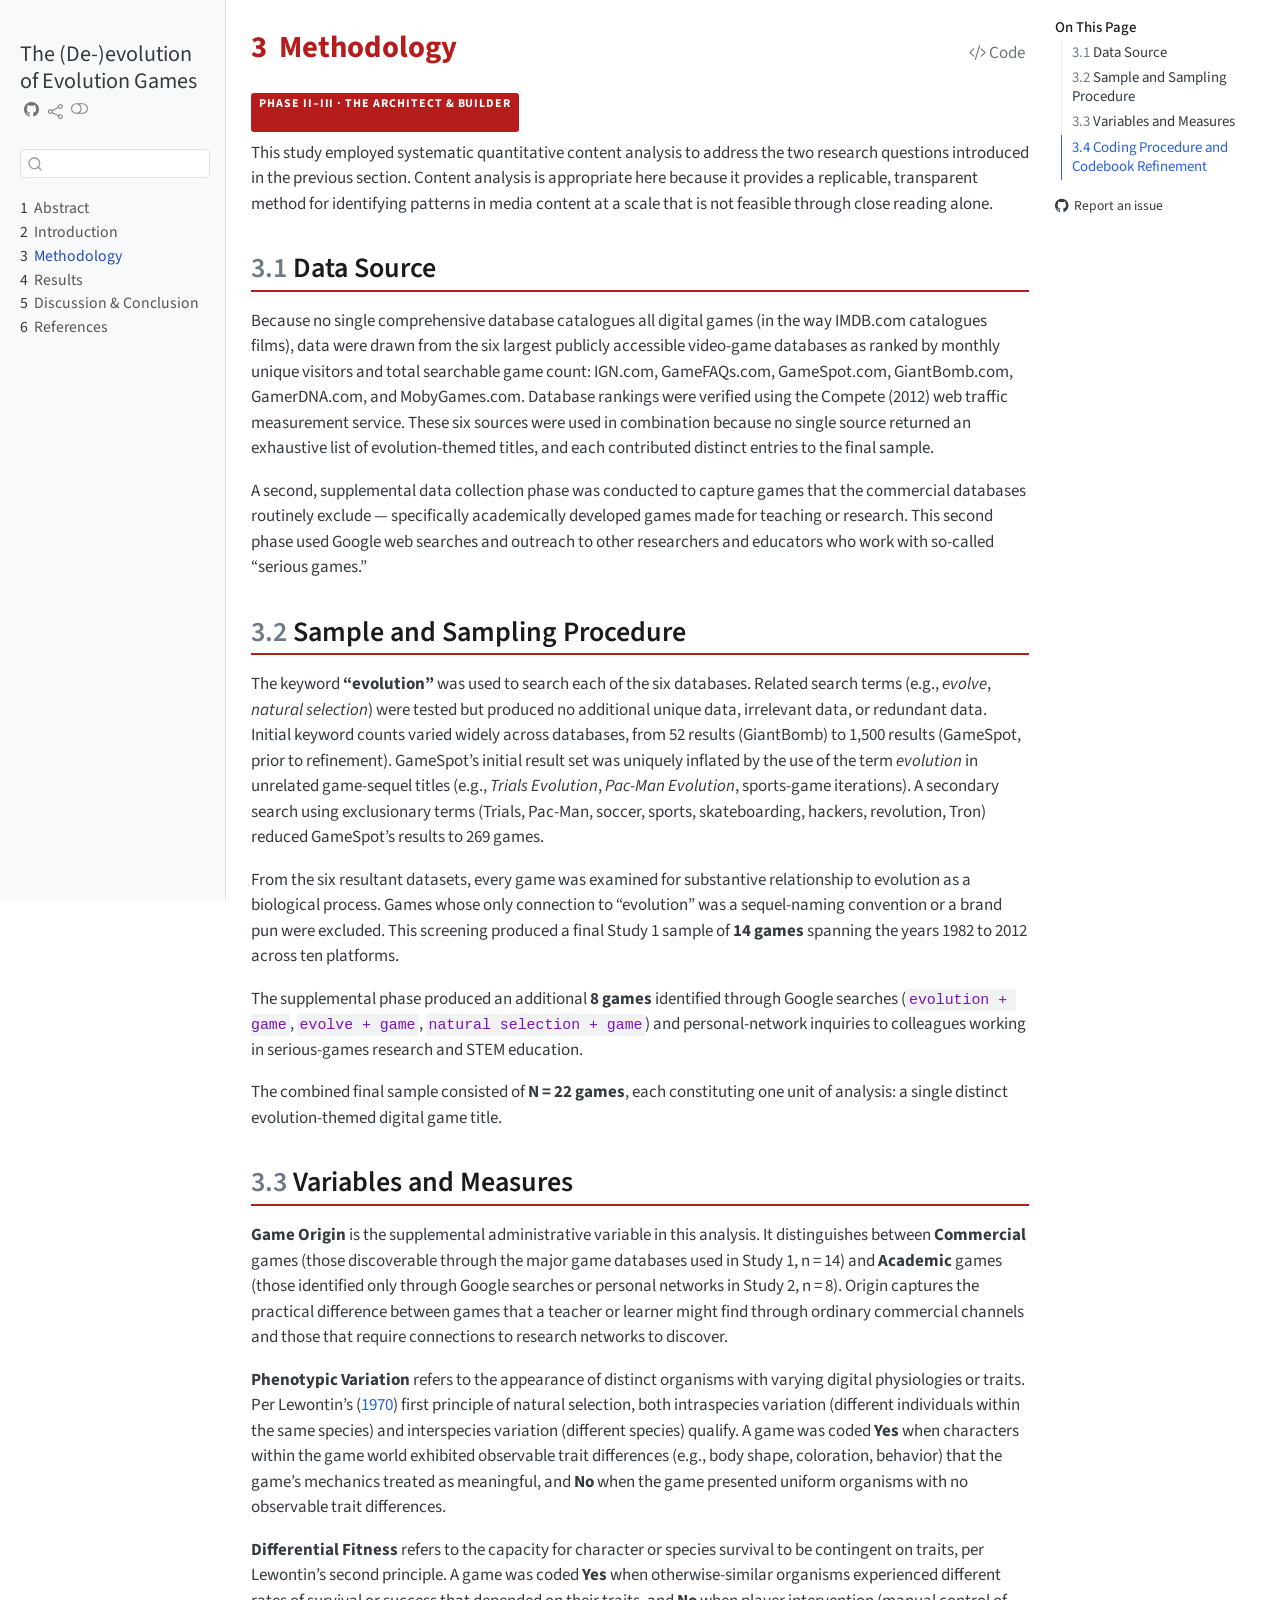
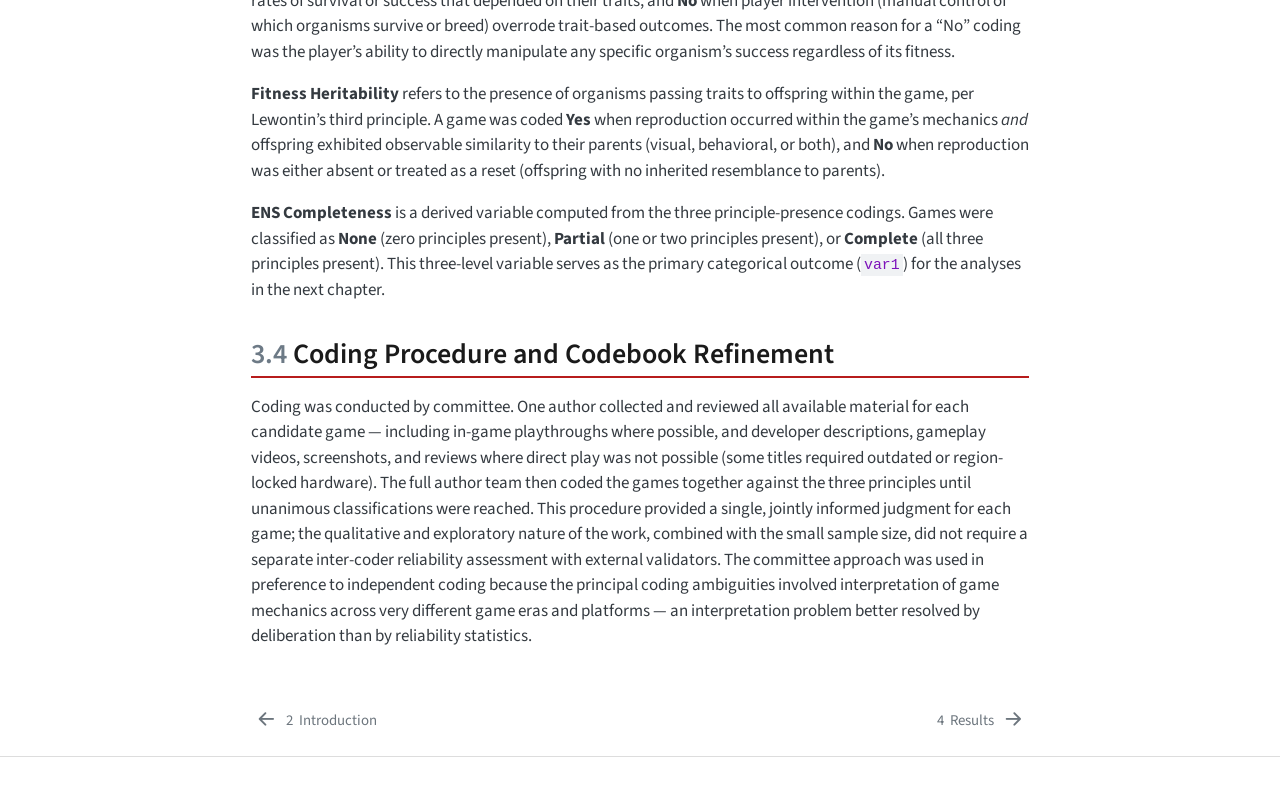
<file: docs/02-methodology.html>
<!DOCTYPE html>
<html xmlns="http://www.w3.org/1999/xhtml" lang="en" xml:lang="en"><head>

<meta charset="utf-8">
<meta name="generator" content="quarto-1.8.23">

<meta name="viewport" content="width=device-width, initial-scale=1.0, user-scalable=yes">

<meta name="description" content="MC 451 Final Portfolio Example — Research Methods in Mass Media, Spring 2026. Adapted from Leith, Ratan, &amp; Wohn (2016).">

<title>3&nbsp; Methodology – The (De-)evolution of Evolution Games</title>
<style>
code{white-space: pre-wrap;}
span.smallcaps{font-variant: small-caps;}
div.columns{display: flex; gap: min(4vw, 1.5em);}
div.column{flex: auto; overflow-x: auto;}
div.hanging-indent{margin-left: 1.5em; text-indent: -1.5em;}
ul.task-list{list-style: none;}
ul.task-list li input[type="checkbox"] {
  width: 0.8em;
  margin: 0 0.8em 0.2em -1em; /* quarto-specific, see https://github.com/quarto-dev/quarto-cli/issues/4556 */ 
  vertical-align: middle;
}
/* CSS for syntax highlighting */
html { -webkit-text-size-adjust: 100%; }
pre > code.sourceCode { white-space: pre; position: relative; }
pre > code.sourceCode > span { display: inline-block; line-height: 1.25; }
pre > code.sourceCode > span:empty { height: 1.2em; }
.sourceCode { overflow: visible; }
code.sourceCode > span { color: inherit; text-decoration: inherit; }
div.sourceCode { margin: 1em 0; }
pre.sourceCode { margin: 0; }
@media screen {
div.sourceCode { overflow: auto; }
}
@media print {
pre > code.sourceCode { white-space: pre-wrap; }
pre > code.sourceCode > span { text-indent: -5em; padding-left: 5em; }
}
pre.numberSource code
  { counter-reset: source-line 0; }
pre.numberSource code > span
  { position: relative; left: -4em; counter-increment: source-line; }
pre.numberSource code > span > a:first-child::before
  { content: counter(source-line);
    position: relative; left: -1em; text-align: right; vertical-align: baseline;
    border: none; display: inline-block;
    -webkit-touch-callout: none; -webkit-user-select: none;
    -khtml-user-select: none; -moz-user-select: none;
    -ms-user-select: none; user-select: none;
    padding: 0 4px; width: 4em;
  }
pre.numberSource { margin-left: 3em;  padding-left: 4px; }
div.sourceCode
  {   }
@media screen {
pre > code.sourceCode > span > a:first-child::before { text-decoration: underline; }
}
/* CSS for citations */
div.csl-bib-body { }
div.csl-entry {
  clear: both;
  margin-bottom: 0em;
}
.hanging-indent div.csl-entry {
  margin-left:2em;
  text-indent:-2em;
}
div.csl-left-margin {
  min-width:2em;
  float:left;
}
div.csl-right-inline {
  margin-left:2em;
  padding-left:1em;
}
div.csl-indent {
  margin-left: 2em;
}</style>


<script src="site_libs/quarto-nav/quarto-nav.js"></script>
<script src="site_libs/quarto-nav/headroom.min.js"></script>
<script src="site_libs/clipboard/clipboard.min.js"></script>
<script src="site_libs/quarto-search/autocomplete.umd.js"></script>
<script src="site_libs/quarto-search/fuse.min.js"></script>
<script src="site_libs/quarto-search/quarto-search.js"></script>
<meta name="quarto:offset" content="./">
<link href="./03-results.html" rel="next">
<link href="./01-introduction.html" rel="prev">
<script src="site_libs/quarto-html/quarto.js" type="module"></script>
<script src="site_libs/quarto-html/tabsets/tabsets.js" type="module"></script>
<script src="site_libs/quarto-html/axe/axe-check.js" type="module"></script>
<script src="site_libs/quarto-html/popper.min.js"></script>
<script src="site_libs/quarto-html/tippy.umd.min.js"></script>
<script src="site_libs/quarto-html/anchor.min.js"></script>
<link href="site_libs/quarto-html/tippy.css" rel="stylesheet">
<link href="site_libs/quarto-html/quarto-syntax-highlighting-04c7ee197ec4d7edf3c29ccb71f7023e.css" rel="stylesheet" class="quarto-color-scheme" id="quarto-text-highlighting-styles">
<link href="site_libs/quarto-html/quarto-syntax-highlighting-dark-6e03bc272f1cdef1d8296ac38e217ebd.css" rel="stylesheet" class="quarto-color-scheme quarto-color-alternate" id="quarto-text-highlighting-styles">
<link href="site_libs/quarto-html/quarto-syntax-highlighting-04c7ee197ec4d7edf3c29ccb71f7023e.css" rel="stylesheet" class="quarto-color-scheme-extra" id="quarto-text-highlighting-styles">
<script src="site_libs/bootstrap/bootstrap.min.js"></script>
<link href="site_libs/bootstrap/bootstrap-icons.css" rel="stylesheet">
<link href="site_libs/bootstrap/bootstrap-946de8a308338c64ca9885133125b164.min.css" rel="stylesheet" append-hash="true" class="quarto-color-scheme" id="quarto-bootstrap" data-mode="light">
<link href="site_libs/bootstrap/bootstrap-dark-f1e5e74cfafc599a9be8cc5c50b80530.min.css" rel="stylesheet" append-hash="true" class="quarto-color-scheme quarto-color-alternate" id="quarto-bootstrap" data-mode="dark">
<link href="site_libs/bootstrap/bootstrap-946de8a308338c64ca9885133125b164.min.css" rel="stylesheet" append-hash="true" class="quarto-color-scheme-extra" id="quarto-bootstrap" data-mode="light">
<script id="quarto-search-options" type="application/json">{
  "location": "sidebar",
  "copy-button": false,
  "collapse-after": 3,
  "panel-placement": "start",
  "type": "textbox",
  "limit": 50,
  "keyboard-shortcut": [
    "f",
    "/",
    "s"
  ],
  "show-item-context": false,
  "language": {
    "search-no-results-text": "No results",
    "search-matching-documents-text": "matching documents",
    "search-copy-link-title": "Copy link to search",
    "search-hide-matches-text": "Hide additional matches",
    "search-more-match-text": "more match in this document",
    "search-more-matches-text": "more matches in this document",
    "search-clear-button-title": "Clear",
    "search-text-placeholder": "",
    "search-detached-cancel-button-title": "Cancel",
    "search-submit-button-title": "Submit",
    "search-label": "Search"
  }
}</script>
<style>html{ scroll-behavior: smooth; }</style>


<link rel="stylesheet" href="custom.css">
</head>

<body class="nav-sidebar docked quarto-light"><script id="quarto-html-before-body" type="application/javascript">
    const toggleBodyColorMode = (bsSheetEl) => {
      const mode = bsSheetEl.getAttribute("data-mode");
      const bodyEl = window.document.querySelector("body");
      if (mode === "dark") {
        bodyEl.classList.add("quarto-dark");
        bodyEl.classList.remove("quarto-light");
      } else {
        bodyEl.classList.add("quarto-light");
        bodyEl.classList.remove("quarto-dark");
      }
    }
    const toggleBodyColorPrimary = () => {
      const bsSheetEl = window.document.querySelector("link#quarto-bootstrap:not([rel=disabled-stylesheet])");
      if (bsSheetEl) {
        toggleBodyColorMode(bsSheetEl);
      }
    }
    const setColorSchemeToggle = (alternate) => {
      const toggles = window.document.querySelectorAll('.quarto-color-scheme-toggle');
      for (let i=0; i < toggles.length; i++) {
        const toggle = toggles[i];
        if (toggle) {
          if (alternate) {
            toggle.classList.add("alternate");
          } else {
            toggle.classList.remove("alternate");
          }
        }
      }
    };
    const toggleColorMode = (alternate) => {
      // Switch the stylesheets
      const primaryStylesheets = window.document.querySelectorAll('link.quarto-color-scheme:not(.quarto-color-alternate)');
      const alternateStylesheets = window.document.querySelectorAll('link.quarto-color-scheme.quarto-color-alternate');
      manageTransitions('#quarto-margin-sidebar .nav-link', false);
      if (alternate) {
        // note: dark is layered on light, we don't disable primary!
        enableStylesheet(alternateStylesheets);
        for (const sheetNode of alternateStylesheets) {
          if (sheetNode.id === "quarto-bootstrap") {
            toggleBodyColorMode(sheetNode);
          }
        }
      } else {
        disableStylesheet(alternateStylesheets);
        enableStylesheet(primaryStylesheets)
        toggleBodyColorPrimary();
      }
      manageTransitions('#quarto-margin-sidebar .nav-link', true);
      // Switch the toggles
      setColorSchemeToggle(alternate)
      // Hack to workaround the fact that safari doesn't
      // properly recolor the scrollbar when toggling (#1455)
      if (navigator.userAgent.indexOf('Safari') > 0 && navigator.userAgent.indexOf('Chrome') == -1) {
        manageTransitions("body", false);
        window.scrollTo(0, 1);
        setTimeout(() => {
          window.scrollTo(0, 0);
          manageTransitions("body", true);
        }, 40);
      }
    }
    const disableStylesheet = (stylesheets) => {
      for (let i=0; i < stylesheets.length; i++) {
        const stylesheet = stylesheets[i];
        stylesheet.rel = 'disabled-stylesheet';
      }
    }
    const enableStylesheet = (stylesheets) => {
      for (let i=0; i < stylesheets.length; i++) {
        const stylesheet = stylesheets[i];
        if(stylesheet.rel !== 'stylesheet') { // for Chrome, which will still FOUC without this check
          stylesheet.rel = 'stylesheet';
        }
      }
    }
    const manageTransitions = (selector, allowTransitions) => {
      const els = window.document.querySelectorAll(selector);
      for (let i=0; i < els.length; i++) {
        const el = els[i];
        if (allowTransitions) {
          el.classList.remove('notransition');
        } else {
          el.classList.add('notransition');
        }
      }
    }
    const isFileUrl = () => {
      return window.location.protocol === 'file:';
    }
    const hasAlternateSentinel = () => {
      let styleSentinel = getColorSchemeSentinel();
      if (styleSentinel !== null) {
        return styleSentinel === "alternate";
      } else {
        return false;
      }
    }
    const setStyleSentinel = (alternate) => {
      const value = alternate ? "alternate" : "default";
      if (!isFileUrl()) {
        window.localStorage.setItem("quarto-color-scheme", value);
      } else {
        localAlternateSentinel = value;
      }
    }
    const getColorSchemeSentinel = () => {
      if (!isFileUrl()) {
        const storageValue = window.localStorage.getItem("quarto-color-scheme");
        return storageValue != null ? storageValue : localAlternateSentinel;
      } else {
        return localAlternateSentinel;
      }
    }
    const toggleGiscusIfUsed = (isAlternate, darkModeDefault) => {
      const baseTheme = document.querySelector('#giscus-base-theme')?.value ?? 'light';
      const alternateTheme = document.querySelector('#giscus-alt-theme')?.value ?? 'dark';
      let newTheme = '';
      if(authorPrefersDark) {
        newTheme = isAlternate ? baseTheme : alternateTheme;
      } else {
        newTheme = isAlternate ? alternateTheme : baseTheme;
      }
      const changeGiscusTheme = () => {
        // From: https://github.com/giscus/giscus/issues/336
        const sendMessage = (message) => {
          const iframe = document.querySelector('iframe.giscus-frame');
          if (!iframe) return;
          iframe.contentWindow.postMessage({ giscus: message }, 'https://giscus.app');
        }
        sendMessage({
          setConfig: {
            theme: newTheme
          }
        });
      }
      const isGiscussLoaded = window.document.querySelector('iframe.giscus-frame') !== null;
      if (isGiscussLoaded) {
        changeGiscusTheme();
      }
    };
    const authorPrefersDark = false;
    const darkModeDefault = authorPrefersDark;
      document.querySelector('link#quarto-text-highlighting-styles.quarto-color-scheme-extra').rel = 'disabled-stylesheet';
      document.querySelector('link#quarto-bootstrap.quarto-color-scheme-extra').rel = 'disabled-stylesheet';
    let localAlternateSentinel = darkModeDefault ? 'alternate' : 'default';
    // Dark / light mode switch
    window.quartoToggleColorScheme = () => {
      // Read the current dark / light value
      let toAlternate = !hasAlternateSentinel();
      toggleColorMode(toAlternate);
      setStyleSentinel(toAlternate);
      toggleGiscusIfUsed(toAlternate, darkModeDefault);
      window.dispatchEvent(new Event('resize'));
    };
    // Switch to dark mode if need be
    if (hasAlternateSentinel()) {
      toggleColorMode(true);
    } else {
      toggleColorMode(false);
    }
  </script>

<div id="quarto-search-results"></div>
  <header id="quarto-header" class="headroom fixed-top">
  <nav class="quarto-secondary-nav">
    <div class="container-fluid d-flex">
      <button type="button" class="quarto-btn-toggle btn" data-bs-toggle="collapse" role="button" data-bs-target=".quarto-sidebar-collapse-item" aria-controls="quarto-sidebar" aria-expanded="false" aria-label="Toggle sidebar navigation" onclick="if (window.quartoToggleHeadroom) { window.quartoToggleHeadroom(); }">
        <i class="bi bi-layout-text-sidebar-reverse"></i>
      </button>
        <nav class="quarto-page-breadcrumbs" aria-label="breadcrumb"><ol class="breadcrumb"><li class="breadcrumb-item"><a href="./02-methodology.html"><span class="chapter-number">3</span>&nbsp; <span class="chapter-title">Methodology</span></a></li></ol></nav>
        <a class="flex-grow-1" role="navigation" data-bs-toggle="collapse" data-bs-target=".quarto-sidebar-collapse-item" aria-controls="quarto-sidebar" aria-expanded="false" aria-label="Toggle sidebar navigation" onclick="if (window.quartoToggleHeadroom) { window.quartoToggleHeadroom(); }">      
        </a>
      <button type="button" class="btn quarto-search-button" aria-label="Search" onclick="window.quartoOpenSearch();">
        <i class="bi bi-search"></i>
      </button>
    </div>
  </nav>
</header>
<!-- content -->
<div id="quarto-content" class="quarto-container page-columns page-rows-contents page-layout-article">
<!-- sidebar -->
  <nav id="quarto-sidebar" class="sidebar collapse collapse-horizontal quarto-sidebar-collapse-item sidebar-navigation docked overflow-auto">
    <div class="pt-lg-2 mt-2 text-left sidebar-header sidebar-header-stacked">
      <a href="./index.html" class="sidebar-logo-link">
      </a>
    <div class="sidebar-title mb-0 py-0">
      <a href="./">The (De-)evolution of Evolution Games</a> 
        <div class="sidebar-tools-main tools-wide">
    <a href="https://github.com/YOUR-USERNAME/YOUR-REPO-NAME" title="Source Code" class="quarto-navigation-tool px-1" aria-label="Source Code"><i class="bi bi-github"></i></a>
    <div class="dropdown">
      <a href="" title="Share" id="quarto-navigation-tool-dropdown-0" class="quarto-navigation-tool dropdown-toggle px-1" data-bs-toggle="dropdown" aria-expanded="false" role="link" aria-label="Share"><i class="bi bi-share"></i></a>
      <ul class="dropdown-menu" aria-labelledby="quarto-navigation-tool-dropdown-0">
          <li>
            <a class="dropdown-item sidebar-tools-main-item" href="https://twitter.com/intent/tweet?url=|url|">
              <i class="bi bi-twitter pe-1"></i>
            Twitter
            </a>
          </li>
          <li>
            <a class="dropdown-item sidebar-tools-main-item" href="https://www.linkedin.com/sharing/share-offsite/?url=|url|">
              <i class="bi bi-linkedin pe-1"></i>
            LinkedIn
            </a>
          </li>
      </ul>
    </div>
  <a href="" class="quarto-color-scheme-toggle quarto-navigation-tool  px-1" onclick="window.quartoToggleColorScheme(); return false;" title="Toggle dark mode"><i class="bi"></i></a>
</div>
    </div>
      </div>
        <div class="mt-2 flex-shrink-0 align-items-center">
        <div class="sidebar-search">
        <div id="quarto-search" class="" title="Search"></div>
        </div>
        </div>
    <div class="sidebar-menu-container"> 
    <ul class="list-unstyled mt-1">
        <li class="sidebar-item">
  <div class="sidebar-item-container"> 
  <a href="./index.html" class="sidebar-item-text sidebar-link">
 <span class="menu-text"><span class="chapter-number">1</span>&nbsp; <span class="chapter-title">Abstract</span></span></a>
  </div>
</li>
        <li class="sidebar-item">
  <div class="sidebar-item-container"> 
  <a href="./01-introduction.html" class="sidebar-item-text sidebar-link">
 <span class="menu-text"><span class="chapter-number">2</span>&nbsp; <span class="chapter-title">Introduction</span></span></a>
  </div>
</li>
        <li class="sidebar-item">
  <div class="sidebar-item-container"> 
  <a href="./02-methodology.html" class="sidebar-item-text sidebar-link active">
 <span class="menu-text"><span class="chapter-number">3</span>&nbsp; <span class="chapter-title">Methodology</span></span></a>
  </div>
</li>
        <li class="sidebar-item">
  <div class="sidebar-item-container"> 
  <a href="./03-results.html" class="sidebar-item-text sidebar-link">
 <span class="menu-text"><span class="chapter-number">4</span>&nbsp; <span class="chapter-title">Results</span></span></a>
  </div>
</li>
        <li class="sidebar-item">
  <div class="sidebar-item-container"> 
  <a href="./04-discussion.html" class="sidebar-item-text sidebar-link">
 <span class="menu-text"><span class="chapter-number">5</span>&nbsp; <span class="chapter-title">Discussion &amp; Conclusion</span></span></a>
  </div>
</li>
        <li class="sidebar-item">
  <div class="sidebar-item-container"> 
  <a href="./references.html" class="sidebar-item-text sidebar-link">
 <span class="menu-text"><span class="chapter-number">6</span>&nbsp; <span class="chapter-title">References</span></span></a>
  </div>
</li>
    </ul>
    </div>
</nav>
<div id="quarto-sidebar-glass" class="quarto-sidebar-collapse-item" data-bs-toggle="collapse" data-bs-target=".quarto-sidebar-collapse-item"></div>
<!-- margin-sidebar -->
    <div id="quarto-margin-sidebar" class="sidebar margin-sidebar">
        <nav id="TOC" role="doc-toc" class="toc-active">
    <h2 id="toc-title">On This Page</h2>
   
  <ul>
  <li><a href="#data-source" id="toc-data-source" class="nav-link active" data-scroll-target="#data-source"><span class="header-section-number">3.1</span> Data Source</a></li>
  <li><a href="#sample-and-sampling-procedure" id="toc-sample-and-sampling-procedure" class="nav-link" data-scroll-target="#sample-and-sampling-procedure"><span class="header-section-number">3.2</span> Sample and Sampling Procedure</a></li>
  <li><a href="#variables-and-measures" id="toc-variables-and-measures" class="nav-link" data-scroll-target="#variables-and-measures"><span class="header-section-number">3.3</span> Variables and Measures</a></li>
  <li><a href="#coding-procedure-and-codebook-refinement" id="toc-coding-procedure-and-codebook-refinement" class="nav-link" data-scroll-target="#coding-procedure-and-codebook-refinement"><span class="header-section-number">3.4</span> Coding Procedure and Codebook Refinement</a></li>
  </ul>
<div class="toc-actions"><ul><li><a href="https://github.com/YOUR-USERNAME/YOUR-REPO-NAME/issues/new" class="toc-action"><i class="bi bi-github"></i>Report an issue</a></li></ul></div></nav>
    </div>
<!-- main -->
<main class="content" id="quarto-document-content">


<header id="title-block-header" class="quarto-title-block default">
<div class="quarto-title">
<div class="quarto-title-block"><div><h1 class="title"><span class="chapter-number">3</span>&nbsp; <span class="chapter-title">Methodology</span></h1><button type="button" class="btn code-tools-button" id="quarto-code-tools-source"><i class="bi"></i> Code</button></div></div>
</div>



<div class="quarto-title-meta">

    
  
    
  </div>
  


</header>


<div class="section-badge">
<p>Phase II–III · The Architect &amp; Builder</p>
</div>
<p>This study employed systematic quantitative content analysis to address the two research questions introduced in the previous section. Content analysis is appropriate here because it provides a replicable, transparent method for identifying patterns in media content at a scale that is not feasible through close reading alone.</p>
<section id="data-source" class="level2" data-number="3.1">
<h2 data-number="3.1" class="anchored" data-anchor-id="data-source"><span class="header-section-number">3.1</span> Data Source</h2>
<p>Because no single comprehensive database catalogues all digital games (in the way IMDB.com catalogues films), data were drawn from the six largest publicly accessible video-game databases as ranked by monthly unique visitors and total searchable game count: IGN.com, GameFAQs.com, GameSpot.com, GiantBomb.com, GamerDNA.com, and MobyGames.com. Database rankings were verified using the Compete (2012) web traffic measurement service. These six sources were used in combination because no single source returned an exhaustive list of evolution-themed titles, and each contributed distinct entries to the final sample.</p>
<p>A second, supplemental data collection phase was conducted to capture games that the commercial databases routinely exclude — specifically academically developed games made for teaching or research. This second phase used Google web searches and outreach to other researchers and educators who work with so-called “serious games.”</p>
</section>
<section id="sample-and-sampling-procedure" class="level2" data-number="3.2">
<h2 data-number="3.2" class="anchored" data-anchor-id="sample-and-sampling-procedure"><span class="header-section-number">3.2</span> Sample and Sampling Procedure</h2>
<p>The keyword <strong>“evolution”</strong> was used to search each of the six databases. Related search terms (e.g., <em>evolve</em>, <em>natural selection</em>) were tested but produced no additional unique data, irrelevant data, or redundant data. Initial keyword counts varied widely across databases, from 52 results (GiantBomb) to 1,500 results (GameSpot, prior to refinement). GameSpot’s initial result set was uniquely inflated by the use of the term <em>evolution</em> in unrelated game-sequel titles (e.g., <em>Trials Evolution</em>, <em>Pac-Man Evolution</em>, sports-game iterations). A secondary search using exclusionary terms (Trials, Pac-Man, soccer, sports, skateboarding, hackers, revolution, Tron) reduced GameSpot’s results to 269 games.</p>
<p>From the six resultant datasets, every game was examined for substantive relationship to evolution as a biological process. Games whose only connection to “evolution” was a sequel-naming convention or a brand pun were excluded. This screening produced a final Study 1 sample of <strong>14 games</strong> spanning the years 1982 to 2012 across ten platforms.</p>
<p>The supplemental phase produced an additional <strong>8 games</strong> identified through Google searches (<code>evolution + game</code>, <code>evolve + game</code>, <code>natural selection + game</code>) and personal-network inquiries to colleagues working in serious-games research and STEM education.</p>
<p>The combined final sample consisted of <strong>N = 22 games</strong>, each constituting one unit of analysis: a single distinct evolution-themed digital game title.</p>
</section>
<section id="variables-and-measures" class="level2" data-number="3.3">
<h2 data-number="3.3" class="anchored" data-anchor-id="variables-and-measures"><span class="header-section-number">3.3</span> Variables and Measures</h2>
<p><strong>Game Origin</strong> is the supplemental administrative variable in this analysis. It distinguishes between <strong>Commercial</strong> games (those discoverable through the major game databases used in Study 1, n = 14) and <strong>Academic</strong> games (those identified only through Google searches or personal networks in Study 2, n = 8). Origin captures the practical difference between games that a teacher or learner might find through ordinary commercial channels and those that require connections to research networks to discover.</p>
<p><strong>Phenotypic Variation</strong> refers to the appearance of distinct organisms with varying digital physiologies or traits. Per Lewontin’s <span class="citation" data-cites="Lewontin1970">(<a href="references.html#ref-Lewontin1970" role="doc-biblioref">1970</a>)</span> first principle of natural selection, both intraspecies variation (different individuals within the same species) and interspecies variation (different species) qualify. A game was coded <strong>Yes</strong> when characters within the game world exhibited observable trait differences (e.g., body shape, coloration, behavior) that the game’s mechanics treated as meaningful, and <strong>No</strong> when the game presented uniform organisms with no observable trait differences.</p>
<p><strong>Differential Fitness</strong> refers to the capacity for character or species survival to be contingent on traits, per Lewontin’s second principle. A game was coded <strong>Yes</strong> when otherwise-similar organisms experienced different rates of survival or success that depended on their traits, and <strong>No</strong> when player intervention (manual control of which organisms survive or breed) overrode trait-based outcomes. The most common reason for a “No” coding was the player’s ability to directly manipulate any specific organism’s success regardless of its fitness.</p>
<p><strong>Fitness Heritability</strong> refers to the presence of organisms passing traits to offspring within the game, per Lewontin’s third principle. A game was coded <strong>Yes</strong> when reproduction occurred within the game’s mechanics <em>and</em> offspring exhibited observable similarity to their parents (visual, behavioral, or both), and <strong>No</strong> when reproduction was either absent or treated as a reset (offspring with no inherited resemblance to parents).</p>
<p><strong>ENS Completeness</strong> is a derived variable computed from the three principle-presence codings. Games were classified as <strong>None</strong> (zero principles present), <strong>Partial</strong> (one or two principles present), or <strong>Complete</strong> (all three principles present). This three-level variable serves as the primary categorical outcome (<code>var1</code>) for the analyses in the next chapter.</p>
</section>
<section id="coding-procedure-and-codebook-refinement" class="level2" data-number="3.4">
<h2 data-number="3.4" class="anchored" data-anchor-id="coding-procedure-and-codebook-refinement"><span class="header-section-number">3.4</span> Coding Procedure and Codebook Refinement</h2>
<p>Coding was conducted by committee. One author collected and reviewed all available material for each candidate game — including in-game playthroughs where possible, and developer descriptions, gameplay videos, screenshots, and reviews where direct play was not possible (some titles required outdated or region-locked hardware). The full author team then coded the games together against the three principles until unanimous classifications were reached. This procedure provided a single, jointly informed judgment for each game; the qualitative and exploratory nature of the work, combined with the small sample size, did not require a separate inter-coder reliability assessment with external validators. The committee approach was used in preference to independent coding because the principal coding ambiguities involved interpretation of game mechanics across very different game eras and platforms — an interpretation problem better resolved by deliberation than by reliability statistics.</p>


<!-- -->

<div id="refs" class="references csl-bib-body hanging-indent" data-entry-spacing="0" data-line-spacing="2" role="list" style="display: none">
<div id="ref-Lewontin1970" class="csl-entry" role="listitem">
Lewontin, R. C. (1970). The units of selection. <em>Annual Review of Ecology and Systematics</em>, <em>1</em>, 1–18.
</div>
</div>
</section>

</main> <!-- /main -->
<script id="quarto-html-after-body" type="application/javascript">
  window.document.addEventListener("DOMContentLoaded", function (event) {
    // Ensure there is a toggle, if there isn't float one in the top right
    if (window.document.querySelector('.quarto-color-scheme-toggle') === null) {
      const a = window.document.createElement('a');
      a.classList.add('top-right');
      a.classList.add('quarto-color-scheme-toggle');
      a.href = "";
      a.onclick = function() { try { window.quartoToggleColorScheme(); } catch {} return false; };
      const i = window.document.createElement("i");
      i.classList.add('bi');
      a.appendChild(i);
      window.document.body.appendChild(a);
    }
    setColorSchemeToggle(hasAlternateSentinel())
    const icon = "";
    const anchorJS = new window.AnchorJS();
    anchorJS.options = {
      placement: 'right',
      icon: icon
    };
    anchorJS.add('.anchored');
    const isCodeAnnotation = (el) => {
      for (const clz of el.classList) {
        if (clz.startsWith('code-annotation-')) {                     
          return true;
        }
      }
      return false;
    }
    const onCopySuccess = function(e) {
      // button target
      const button = e.trigger;
      // don't keep focus
      button.blur();
      // flash "checked"
      button.classList.add('code-copy-button-checked');
      var currentTitle = button.getAttribute("title");
      button.setAttribute("title", "Copied!");
      let tooltip;
      if (window.bootstrap) {
        button.setAttribute("data-bs-toggle", "tooltip");
        button.setAttribute("data-bs-placement", "left");
        button.setAttribute("data-bs-title", "Copied!");
        tooltip = new bootstrap.Tooltip(button, 
          { trigger: "manual", 
            customClass: "code-copy-button-tooltip",
            offset: [0, -8]});
        tooltip.show();    
      }
      setTimeout(function() {
        if (tooltip) {
          tooltip.hide();
          button.removeAttribute("data-bs-title");
          button.removeAttribute("data-bs-toggle");
          button.removeAttribute("data-bs-placement");
        }
        button.setAttribute("title", currentTitle);
        button.classList.remove('code-copy-button-checked');
      }, 1000);
      // clear code selection
      e.clearSelection();
    }
    const getTextToCopy = function(trigger) {
      const outerScaffold = trigger.parentElement.cloneNode(true);
      const codeEl = outerScaffold.querySelector('code');
      for (const childEl of codeEl.children) {
        if (isCodeAnnotation(childEl)) {
          childEl.remove();
        }
      }
      return codeEl.innerText;
    }
    const clipboard = new window.ClipboardJS('.code-copy-button:not([data-in-quarto-modal])', {
      text: getTextToCopy
    });
    clipboard.on('success', onCopySuccess);
    if (window.document.getElementById('quarto-embedded-source-code-modal')) {
      const clipboardModal = new window.ClipboardJS('.code-copy-button[data-in-quarto-modal]', {
        text: getTextToCopy,
        container: window.document.getElementById('quarto-embedded-source-code-modal')
      });
      clipboardModal.on('success', onCopySuccess);
    }
    const viewSource = window.document.getElementById('quarto-view-source') ||
                       window.document.getElementById('quarto-code-tools-source');
    if (viewSource) {
      const sourceUrl = viewSource.getAttribute("data-quarto-source-url");
      viewSource.addEventListener("click", function(e) {
        if (sourceUrl) {
          // rstudio viewer pane
          if (/\bcapabilities=\b/.test(window.location)) {
            window.open(sourceUrl);
          } else {
            window.location.href = sourceUrl;
          }
        } else {
          const modal = new bootstrap.Modal(document.getElementById('quarto-embedded-source-code-modal'));
          modal.show();
        }
        return false;
      });
    }
    function toggleCodeHandler(show) {
      return function(e) {
        const detailsSrc = window.document.querySelectorAll(".cell > details > .sourceCode");
        for (let i=0; i<detailsSrc.length; i++) {
          const details = detailsSrc[i].parentElement;
          if (show) {
            details.open = true;
          } else {
            details.removeAttribute("open");
          }
        }
        const cellCodeDivs = window.document.querySelectorAll(".cell > .sourceCode");
        const fromCls = show ? "hidden" : "unhidden";
        const toCls = show ? "unhidden" : "hidden";
        for (let i=0; i<cellCodeDivs.length; i++) {
          const codeDiv = cellCodeDivs[i];
          if (codeDiv.classList.contains(fromCls)) {
            codeDiv.classList.remove(fromCls);
            codeDiv.classList.add(toCls);
          } 
        }
        return false;
      }
    }
    const hideAllCode = window.document.getElementById("quarto-hide-all-code");
    if (hideAllCode) {
      hideAllCode.addEventListener("click", toggleCodeHandler(false));
    }
    const showAllCode = window.document.getElementById("quarto-show-all-code");
    if (showAllCode) {
      showAllCode.addEventListener("click", toggleCodeHandler(true));
    }
      var localhostRegex = new RegExp(/^(?:http|https):\/\/localhost\:?[0-9]*\//);
      var mailtoRegex = new RegExp(/^mailto:/);
        var filterRegex = new RegExp('/' + window.location.host + '/');
      var isInternal = (href) => {
          return filterRegex.test(href) || localhostRegex.test(href) || mailtoRegex.test(href);
      }
      // Inspect non-navigation links and adorn them if external
     var links = window.document.querySelectorAll('a[href]:not(.nav-link):not(.navbar-brand):not(.toc-action):not(.sidebar-link):not(.sidebar-item-toggle):not(.pagination-link):not(.no-external):not([aria-hidden]):not(.dropdown-item):not(.quarto-navigation-tool):not(.about-link)');
      for (var i=0; i<links.length; i++) {
        const link = links[i];
        if (!isInternal(link.href)) {
          // undo the damage that might have been done by quarto-nav.js in the case of
          // links that we want to consider external
          if (link.dataset.originalHref !== undefined) {
            link.href = link.dataset.originalHref;
          }
        }
      }
    function tippyHover(el, contentFn, onTriggerFn, onUntriggerFn) {
      const config = {
        allowHTML: true,
        maxWidth: 500,
        delay: 100,
        arrow: false,
        appendTo: function(el) {
            return el.parentElement;
        },
        interactive: true,
        interactiveBorder: 10,
        theme: 'quarto',
        placement: 'bottom-start',
      };
      if (contentFn) {
        config.content = contentFn;
      }
      if (onTriggerFn) {
        config.onTrigger = onTriggerFn;
      }
      if (onUntriggerFn) {
        config.onUntrigger = onUntriggerFn;
      }
      window.tippy(el, config); 
    }
    const noterefs = window.document.querySelectorAll('a[role="doc-noteref"]');
    for (var i=0; i<noterefs.length; i++) {
      const ref = noterefs[i];
      tippyHover(ref, function() {
        // use id or data attribute instead here
        let href = ref.getAttribute('data-footnote-href') || ref.getAttribute('href');
        try { href = new URL(href).hash; } catch {}
        const id = href.replace(/^#\/?/, "");
        const note = window.document.getElementById(id);
        if (note) {
          return note.innerHTML;
        } else {
          return "";
        }
      });
    }
    const xrefs = window.document.querySelectorAll('a.quarto-xref');
    const processXRef = (id, note) => {
      // Strip column container classes
      const stripColumnClz = (el) => {
        el.classList.remove("page-full", "page-columns");
        if (el.children) {
          for (const child of el.children) {
            stripColumnClz(child);
          }
        }
      }
      stripColumnClz(note)
      if (id === null || id.startsWith('sec-')) {
        // Special case sections, only their first couple elements
        const container = document.createElement("div");
        if (note.children && note.children.length > 2) {
          container.appendChild(note.children[0].cloneNode(true));
          for (let i = 1; i < note.children.length; i++) {
            const child = note.children[i];
            if (child.tagName === "P" && child.innerText === "") {
              continue;
            } else {
              container.appendChild(child.cloneNode(true));
              break;
            }
          }
          if (window.Quarto?.typesetMath) {
            window.Quarto.typesetMath(container);
          }
          return container.innerHTML
        } else {
          if (window.Quarto?.typesetMath) {
            window.Quarto.typesetMath(note);
          }
          return note.innerHTML;
        }
      } else {
        // Remove any anchor links if they are present
        const anchorLink = note.querySelector('a.anchorjs-link');
        if (anchorLink) {
          anchorLink.remove();
        }
        if (window.Quarto?.typesetMath) {
          window.Quarto.typesetMath(note);
        }
        if (note.classList.contains("callout")) {
          return note.outerHTML;
        } else {
          return note.innerHTML;
        }
      }
    }
    for (var i=0; i<xrefs.length; i++) {
      const xref = xrefs[i];
      tippyHover(xref, undefined, function(instance) {
        instance.disable();
        let url = xref.getAttribute('href');
        let hash = undefined; 
        if (url.startsWith('#')) {
          hash = url;
        } else {
          try { hash = new URL(url).hash; } catch {}
        }
        if (hash) {
          const id = hash.replace(/^#\/?/, "");
          const note = window.document.getElementById(id);
          if (note !== null) {
            try {
              const html = processXRef(id, note.cloneNode(true));
              instance.setContent(html);
            } finally {
              instance.enable();
              instance.show();
            }
          } else {
            // See if we can fetch this
            fetch(url.split('#')[0])
            .then(res => res.text())
            .then(html => {
              const parser = new DOMParser();
              const htmlDoc = parser.parseFromString(html, "text/html");
              const note = htmlDoc.getElementById(id);
              if (note !== null) {
                const html = processXRef(id, note);
                instance.setContent(html);
              } 
            }).finally(() => {
              instance.enable();
              instance.show();
            });
          }
        } else {
          // See if we can fetch a full url (with no hash to target)
          // This is a special case and we should probably do some content thinning / targeting
          fetch(url)
          .then(res => res.text())
          .then(html => {
            const parser = new DOMParser();
            const htmlDoc = parser.parseFromString(html, "text/html");
            const note = htmlDoc.querySelector('main.content');
            if (note !== null) {
              // This should only happen for chapter cross references
              // (since there is no id in the URL)
              // remove the first header
              if (note.children.length > 0 && note.children[0].tagName === "HEADER") {
                note.children[0].remove();
              }
              const html = processXRef(null, note);
              instance.setContent(html);
            } 
          }).finally(() => {
            instance.enable();
            instance.show();
          });
        }
      }, function(instance) {
      });
    }
        let selectedAnnoteEl;
        const selectorForAnnotation = ( cell, annotation) => {
          let cellAttr = 'data-code-cell="' + cell + '"';
          let lineAttr = 'data-code-annotation="' +  annotation + '"';
          const selector = 'span[' + cellAttr + '][' + lineAttr + ']';
          return selector;
        }
        const selectCodeLines = (annoteEl) => {
          const doc = window.document;
          const targetCell = annoteEl.getAttribute("data-target-cell");
          const targetAnnotation = annoteEl.getAttribute("data-target-annotation");
          const annoteSpan = window.document.querySelector(selectorForAnnotation(targetCell, targetAnnotation));
          const lines = annoteSpan.getAttribute("data-code-lines").split(",");
          const lineIds = lines.map((line) => {
            return targetCell + "-" + line;
          })
          let top = null;
          let height = null;
          let parent = null;
          if (lineIds.length > 0) {
              //compute the position of the single el (top and bottom and make a div)
              const el = window.document.getElementById(lineIds[0]);
              top = el.offsetTop;
              height = el.offsetHeight;
              parent = el.parentElement.parentElement;
            if (lineIds.length > 1) {
              const lastEl = window.document.getElementById(lineIds[lineIds.length - 1]);
              const bottom = lastEl.offsetTop + lastEl.offsetHeight;
              height = bottom - top;
            }
            if (top !== null && height !== null && parent !== null) {
              // cook up a div (if necessary) and position it 
              let div = window.document.getElementById("code-annotation-line-highlight");
              if (div === null) {
                div = window.document.createElement("div");
                div.setAttribute("id", "code-annotation-line-highlight");
                div.style.position = 'absolute';
                parent.appendChild(div);
              }
              div.style.top = top - 2 + "px";
              div.style.height = height + 4 + "px";
              div.style.left = 0;
              let gutterDiv = window.document.getElementById("code-annotation-line-highlight-gutter");
              if (gutterDiv === null) {
                gutterDiv = window.document.createElement("div");
                gutterDiv.setAttribute("id", "code-annotation-line-highlight-gutter");
                gutterDiv.style.position = 'absolute';
                const codeCell = window.document.getElementById(targetCell);
                const gutter = codeCell.querySelector('.code-annotation-gutter');
                gutter.appendChild(gutterDiv);
              }
              gutterDiv.style.top = top - 2 + "px";
              gutterDiv.style.height = height + 4 + "px";
            }
            selectedAnnoteEl = annoteEl;
          }
        };
        const unselectCodeLines = () => {
          const elementsIds = ["code-annotation-line-highlight", "code-annotation-line-highlight-gutter"];
          elementsIds.forEach((elId) => {
            const div = window.document.getElementById(elId);
            if (div) {
              div.remove();
            }
          });
          selectedAnnoteEl = undefined;
        };
          // Handle positioning of the toggle
      window.addEventListener(
        "resize",
        throttle(() => {
          elRect = undefined;
          if (selectedAnnoteEl) {
            selectCodeLines(selectedAnnoteEl);
          }
        }, 10)
      );
      function throttle(fn, ms) {
      let throttle = false;
      let timer;
        return (...args) => {
          if(!throttle) { // first call gets through
              fn.apply(this, args);
              throttle = true;
          } else { // all the others get throttled
              if(timer) clearTimeout(timer); // cancel #2
              timer = setTimeout(() => {
                fn.apply(this, args);
                timer = throttle = false;
              }, ms);
          }
        };
      }
        // Attach click handler to the DT
        const annoteDls = window.document.querySelectorAll('dt[data-target-cell]');
        for (const annoteDlNode of annoteDls) {
          annoteDlNode.addEventListener('click', (event) => {
            const clickedEl = event.target;
            if (clickedEl !== selectedAnnoteEl) {
              unselectCodeLines();
              const activeEl = window.document.querySelector('dt[data-target-cell].code-annotation-active');
              if (activeEl) {
                activeEl.classList.remove('code-annotation-active');
              }
              selectCodeLines(clickedEl);
              clickedEl.classList.add('code-annotation-active');
            } else {
              // Unselect the line
              unselectCodeLines();
              clickedEl.classList.remove('code-annotation-active');
            }
          });
        }
    const findCites = (el) => {
      const parentEl = el.parentElement;
      if (parentEl) {
        const cites = parentEl.dataset.cites;
        if (cites) {
          return {
            el,
            cites: cites.split(' ')
          };
        } else {
          return findCites(el.parentElement)
        }
      } else {
        return undefined;
      }
    };
    var bibliorefs = window.document.querySelectorAll('a[role="doc-biblioref"]');
    for (var i=0; i<bibliorefs.length; i++) {
      const ref = bibliorefs[i];
      const citeInfo = findCites(ref);
      if (citeInfo) {
        tippyHover(citeInfo.el, function() {
          var popup = window.document.createElement('div');
          citeInfo.cites.forEach(function(cite) {
            var citeDiv = window.document.createElement('div');
            citeDiv.classList.add('hanging-indent');
            citeDiv.classList.add('csl-entry');
            var biblioDiv = window.document.getElementById('ref-' + cite);
            if (biblioDiv) {
              citeDiv.innerHTML = biblioDiv.innerHTML;
            }
            popup.appendChild(citeDiv);
          });
          return popup.innerHTML;
        });
      }
    }
  });
  </script>
<nav class="page-navigation">
  <div class="nav-page nav-page-previous">
      <a href="./01-introduction.html" class="pagination-link" aria-label="Introduction">
        <i class="bi bi-arrow-left-short"></i> <span class="nav-page-text"><span class="chapter-number">2</span>&nbsp; <span class="chapter-title">Introduction</span></span>
      </a>          
  </div>
  <div class="nav-page nav-page-next">
      <a href="./03-results.html" class="pagination-link" aria-label="Results">
        <span class="nav-page-text"><span class="chapter-number">4</span>&nbsp; <span class="chapter-title">Results</span></span> <i class="bi bi-arrow-right-short"></i>
      </a>
  </div>
</nav><div class="modal fade" id="quarto-embedded-source-code-modal" tabindex="-1" aria-labelledby="quarto-embedded-source-code-modal-label" aria-hidden="true"><div class="modal-dialog modal-dialog-scrollable"><div class="modal-content"><div class="modal-header"><h5 class="modal-title" id="quarto-embedded-source-code-modal-label">Source Code</h5><button class="btn-close" data-bs-dismiss="modal"></button></div><div class="modal-body"><div class="">
<div class="code-copy-outer-scaffold"><div class="sourceCode" id="cb1" data-shortcodes="false"><pre class="sourceCode markdown code-with-copy"><code class="sourceCode markdown"><span id="cb1-1"><a href="#cb1-1" aria-hidden="true" tabindex="-1"></a><span class="co">---</span></span>
<span id="cb1-2"><a href="#cb1-2" aria-hidden="true" tabindex="-1"></a><span class="an">title:</span><span class="co"> "Methodology"</span></span>
<span id="cb1-3"><a href="#cb1-3" aria-hidden="true" tabindex="-1"></a><span class="co">---</span></span>
<span id="cb1-4"><a href="#cb1-4" aria-hidden="true" tabindex="-1"></a></span>
<span id="cb1-5"><a href="#cb1-5" aria-hidden="true" tabindex="-1"></a>::: {.section-badge}</span>
<span id="cb1-6"><a href="#cb1-6" aria-hidden="true" tabindex="-1"></a>Phase II–III · The Architect &amp; Builder</span>
<span id="cb1-7"><a href="#cb1-7" aria-hidden="true" tabindex="-1"></a>:::</span>
<span id="cb1-8"><a href="#cb1-8" aria-hidden="true" tabindex="-1"></a></span>
<span id="cb1-9"><a href="#cb1-9" aria-hidden="true" tabindex="-1"></a>This study employed systematic quantitative content analysis to address the two research questions introduced in the previous section. Content analysis is appropriate here because it provides a replicable, transparent method for identifying patterns in media content at a scale that is not feasible through close reading alone.</span>
<span id="cb1-10"><a href="#cb1-10" aria-hidden="true" tabindex="-1"></a></span>
<span id="cb1-11"><a href="#cb1-11" aria-hidden="true" tabindex="-1"></a><span class="fu">## Data Source</span></span>
<span id="cb1-12"><a href="#cb1-12" aria-hidden="true" tabindex="-1"></a></span>
<span id="cb1-13"><a href="#cb1-13" aria-hidden="true" tabindex="-1"></a>Because no single comprehensive database catalogues all digital games (in the way IMDB.com catalogues films), data were drawn from the six largest publicly accessible video-game databases as ranked by monthly unique visitors and total searchable game count: IGN.com, GameFAQs.com, GameSpot.com, GiantBomb.com, GamerDNA.com, and MobyGames.com. Database rankings were verified using the Compete (2012) web traffic measurement service. These six sources were used in combination because no single source returned an exhaustive list of evolution-themed titles, and each contributed distinct entries to the final sample.</span>
<span id="cb1-14"><a href="#cb1-14" aria-hidden="true" tabindex="-1"></a></span>
<span id="cb1-15"><a href="#cb1-15" aria-hidden="true" tabindex="-1"></a>A second, supplemental data collection phase was conducted to capture games that the commercial databases routinely exclude — specifically academically developed games made for teaching or research. This second phase used Google web searches and outreach to other researchers and educators who work with so-called "serious games."</span>
<span id="cb1-16"><a href="#cb1-16" aria-hidden="true" tabindex="-1"></a></span>
<span id="cb1-17"><a href="#cb1-17" aria-hidden="true" tabindex="-1"></a><span class="fu">## Sample and Sampling Procedure</span></span>
<span id="cb1-18"><a href="#cb1-18" aria-hidden="true" tabindex="-1"></a></span>
<span id="cb1-19"><a href="#cb1-19" aria-hidden="true" tabindex="-1"></a>The keyword **"evolution"** was used to search each of the six databases. Related search terms (e.g., *evolve*, *natural selection*) were tested but produced no additional unique data, irrelevant data, or redundant data. Initial keyword counts varied widely across databases, from 52 results (GiantBomb) to 1,500 results (GameSpot, prior to refinement). GameSpot's initial result set was uniquely inflated by the use of the term *evolution* in unrelated game-sequel titles (e.g., *Trials Evolution*, *Pac-Man Evolution*, sports-game iterations). A secondary search using exclusionary terms (Trials, Pac-Man, soccer, sports, skateboarding, hackers, revolution, Tron) reduced GameSpot's results to 269 games.</span>
<span id="cb1-20"><a href="#cb1-20" aria-hidden="true" tabindex="-1"></a></span>
<span id="cb1-21"><a href="#cb1-21" aria-hidden="true" tabindex="-1"></a>From the six resultant datasets, every game was examined for substantive relationship to evolution as a biological process. Games whose only connection to "evolution" was a sequel-naming convention or a brand pun were excluded. This screening produced a final Study 1 sample of **14 games** spanning the years 1982 to 2012 across ten platforms.</span>
<span id="cb1-22"><a href="#cb1-22" aria-hidden="true" tabindex="-1"></a></span>
<span id="cb1-23"><a href="#cb1-23" aria-hidden="true" tabindex="-1"></a>The supplemental phase produced an additional **8 games** identified through Google searches (<span class="in">`evolution + game`</span>, <span class="in">`evolve + game`</span>, <span class="in">`natural selection + game`</span>) and personal-network inquiries to colleagues working in serious-games research and STEM education.</span>
<span id="cb1-24"><a href="#cb1-24" aria-hidden="true" tabindex="-1"></a></span>
<span id="cb1-25"><a href="#cb1-25" aria-hidden="true" tabindex="-1"></a>The combined final sample consisted of **N = 22 games**, each constituting one unit of analysis: a single distinct evolution-themed digital game title.</span>
<span id="cb1-26"><a href="#cb1-26" aria-hidden="true" tabindex="-1"></a></span>
<span id="cb1-27"><a href="#cb1-27" aria-hidden="true" tabindex="-1"></a><span class="fu">## Variables and Measures</span></span>
<span id="cb1-28"><a href="#cb1-28" aria-hidden="true" tabindex="-1"></a></span>
<span id="cb1-29"><a href="#cb1-29" aria-hidden="true" tabindex="-1"></a>**Game Origin** is the supplemental administrative variable in this analysis. It distinguishes between **Commercial** games (those discoverable through the major game databases used in Study 1, n = 14) and **Academic** games (those identified only through Google searches or personal networks in Study 2, n = 8). Origin captures the practical difference between games that a teacher or learner might find through ordinary commercial channels and those that require connections to research networks to discover.</span>
<span id="cb1-30"><a href="#cb1-30" aria-hidden="true" tabindex="-1"></a></span>
<span id="cb1-31"><a href="#cb1-31" aria-hidden="true" tabindex="-1"></a>**Phenotypic Variation** refers to the appearance of distinct organisms with varying digital physiologies or traits. Per Lewontin's [-@Lewontin1970] first principle of natural selection, both intraspecies variation (different individuals within the same species) and interspecies variation (different species) qualify. A game was coded **Yes** when characters within the game world exhibited observable trait differences (e.g., body shape, coloration, behavior) that the game's mechanics treated as meaningful, and **No** when the game presented uniform organisms with no observable trait differences.</span>
<span id="cb1-32"><a href="#cb1-32" aria-hidden="true" tabindex="-1"></a></span>
<span id="cb1-33"><a href="#cb1-33" aria-hidden="true" tabindex="-1"></a>**Differential Fitness** refers to the capacity for character or species survival to be contingent on traits, per Lewontin's second principle. A game was coded **Yes** when otherwise-similar organisms experienced different rates of survival or success that depended on their traits, and **No** when player intervention (manual control of which organisms survive or breed) overrode trait-based outcomes. The most common reason for a "No" coding was the player's ability to directly manipulate any specific organism's success regardless of its fitness.</span>
<span id="cb1-34"><a href="#cb1-34" aria-hidden="true" tabindex="-1"></a></span>
<span id="cb1-35"><a href="#cb1-35" aria-hidden="true" tabindex="-1"></a>**Fitness Heritability** refers to the presence of organisms passing traits to offspring within the game, per Lewontin's third principle. A game was coded **Yes** when reproduction occurred within the game's mechanics *and* offspring exhibited observable similarity to their parents (visual, behavioral, or both), and **No** when reproduction was either absent or treated as a reset (offspring with no inherited resemblance to parents).</span>
<span id="cb1-36"><a href="#cb1-36" aria-hidden="true" tabindex="-1"></a></span>
<span id="cb1-37"><a href="#cb1-37" aria-hidden="true" tabindex="-1"></a>**ENS Completeness** is a derived variable computed from the three principle-presence codings. Games were classified as **None** (zero principles present), **Partial** (one or two principles present), or **Complete** (all three principles present). This three-level variable serves as the primary categorical outcome (<span class="in">`var1`</span>) for the analyses in the next chapter.</span>
<span id="cb1-38"><a href="#cb1-38" aria-hidden="true" tabindex="-1"></a></span>
<span id="cb1-39"><a href="#cb1-39" aria-hidden="true" tabindex="-1"></a><span class="fu">## Coding Procedure and Codebook Refinement</span></span>
<span id="cb1-40"><a href="#cb1-40" aria-hidden="true" tabindex="-1"></a></span>
<span id="cb1-41"><a href="#cb1-41" aria-hidden="true" tabindex="-1"></a>Coding was conducted by committee. One author collected and reviewed all available material for each candidate game — including in-game playthroughs where possible, and developer descriptions, gameplay videos, screenshots, and reviews where direct play was not possible (some titles required outdated or region-locked hardware). The full author team then coded the games together against the three principles until unanimous classifications were reached. This procedure provided a single, jointly informed judgment for each game; the qualitative and exploratory nature of the work, combined with the small sample size, did not require a separate inter-coder reliability assessment with external validators. The committee approach was used in preference to independent coding because the principal coding ambiguities involved interpretation of game mechanics across very different game eras and platforms — an interpretation problem better resolved by deliberation than by reliability statistics.</span></code></pre></div><button title="Copy to Clipboard" class="code-copy-button" data-in-quarto-modal=""><i class="bi"></i></button></div>
</div></div></div></div></div>
</div> <!-- /content -->




<footer class="footer"><div class="nav-footer"><div class="nav-footer-center"><div class="toc-actions d-sm-block d-md-none"><ul><li><a href="https://github.com/YOUR-USERNAME/YOUR-REPO-NAME/issues/new" class="toc-action"><i class="bi bi-github"></i>Report an issue</a></li></ul></div></div></div></footer><script src="site_libs/quarto-html/zenscroll-min.js"></script>
</body></html>
</file>
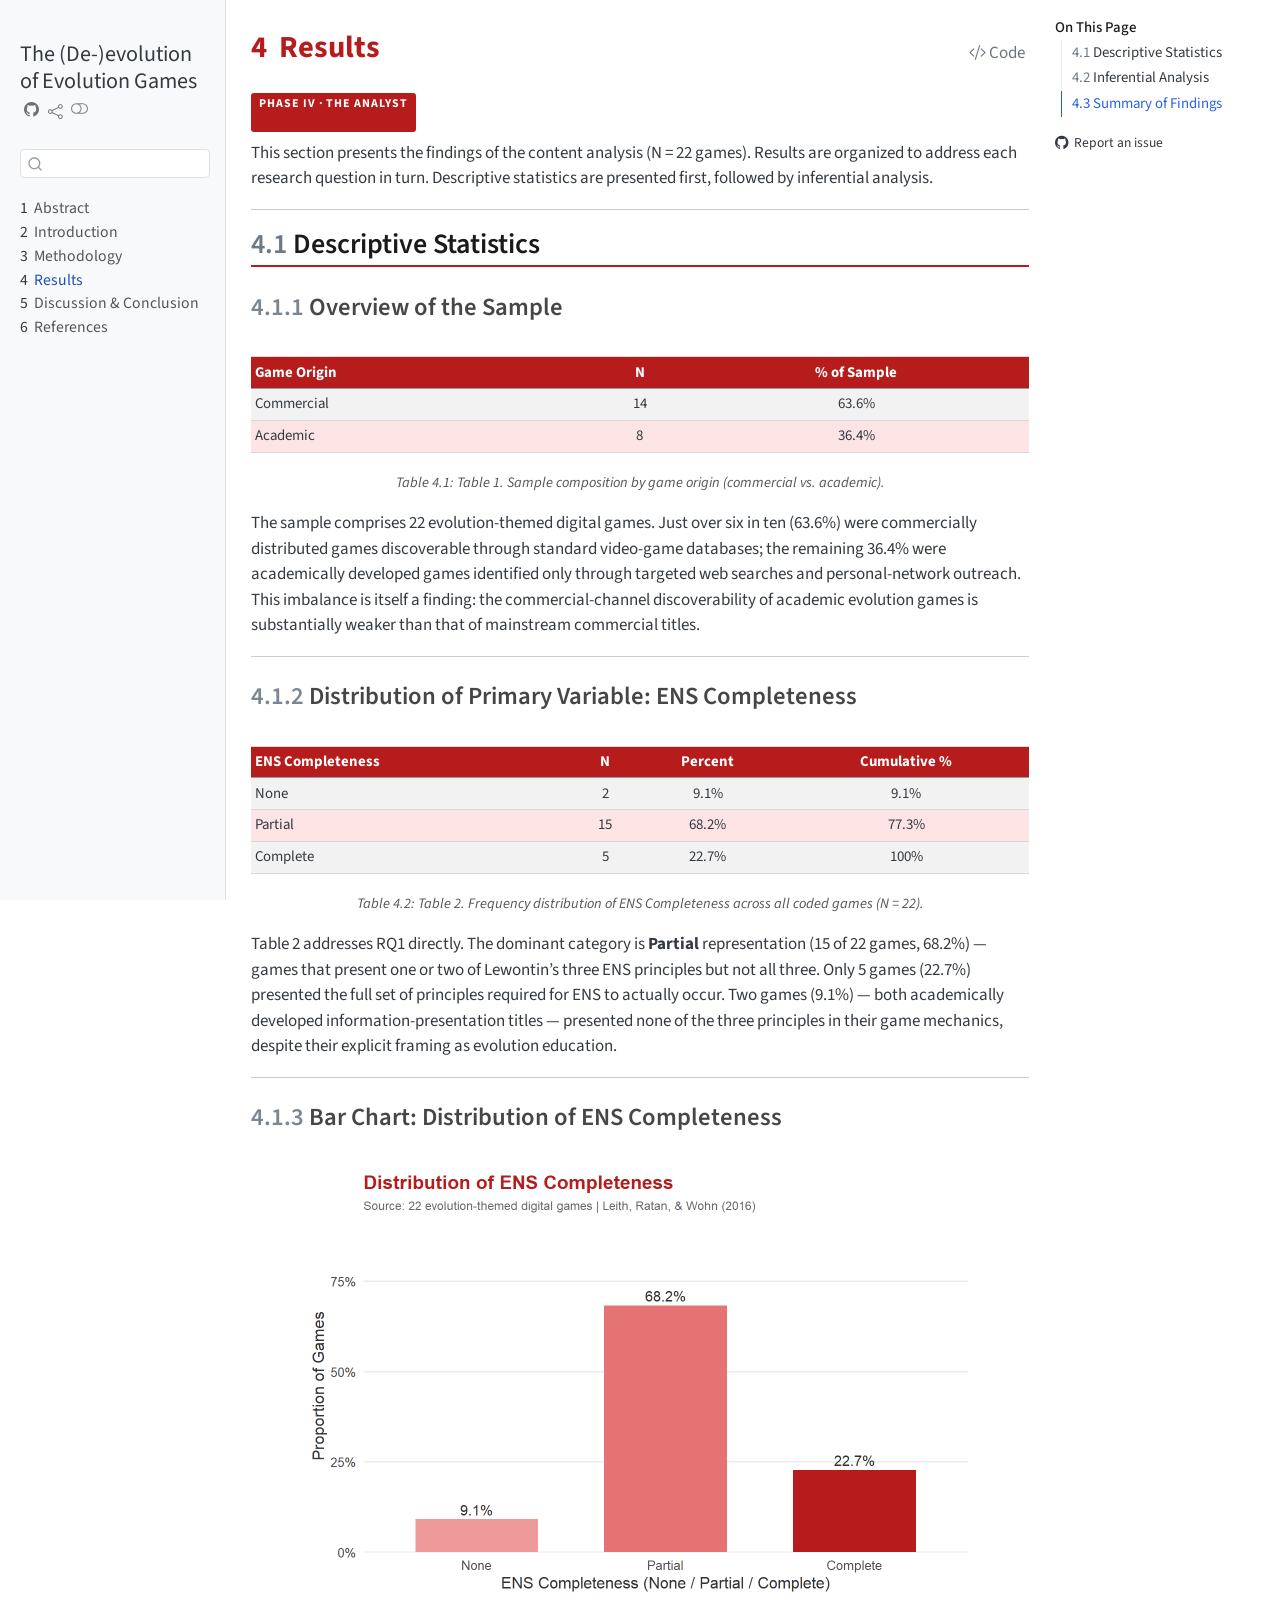
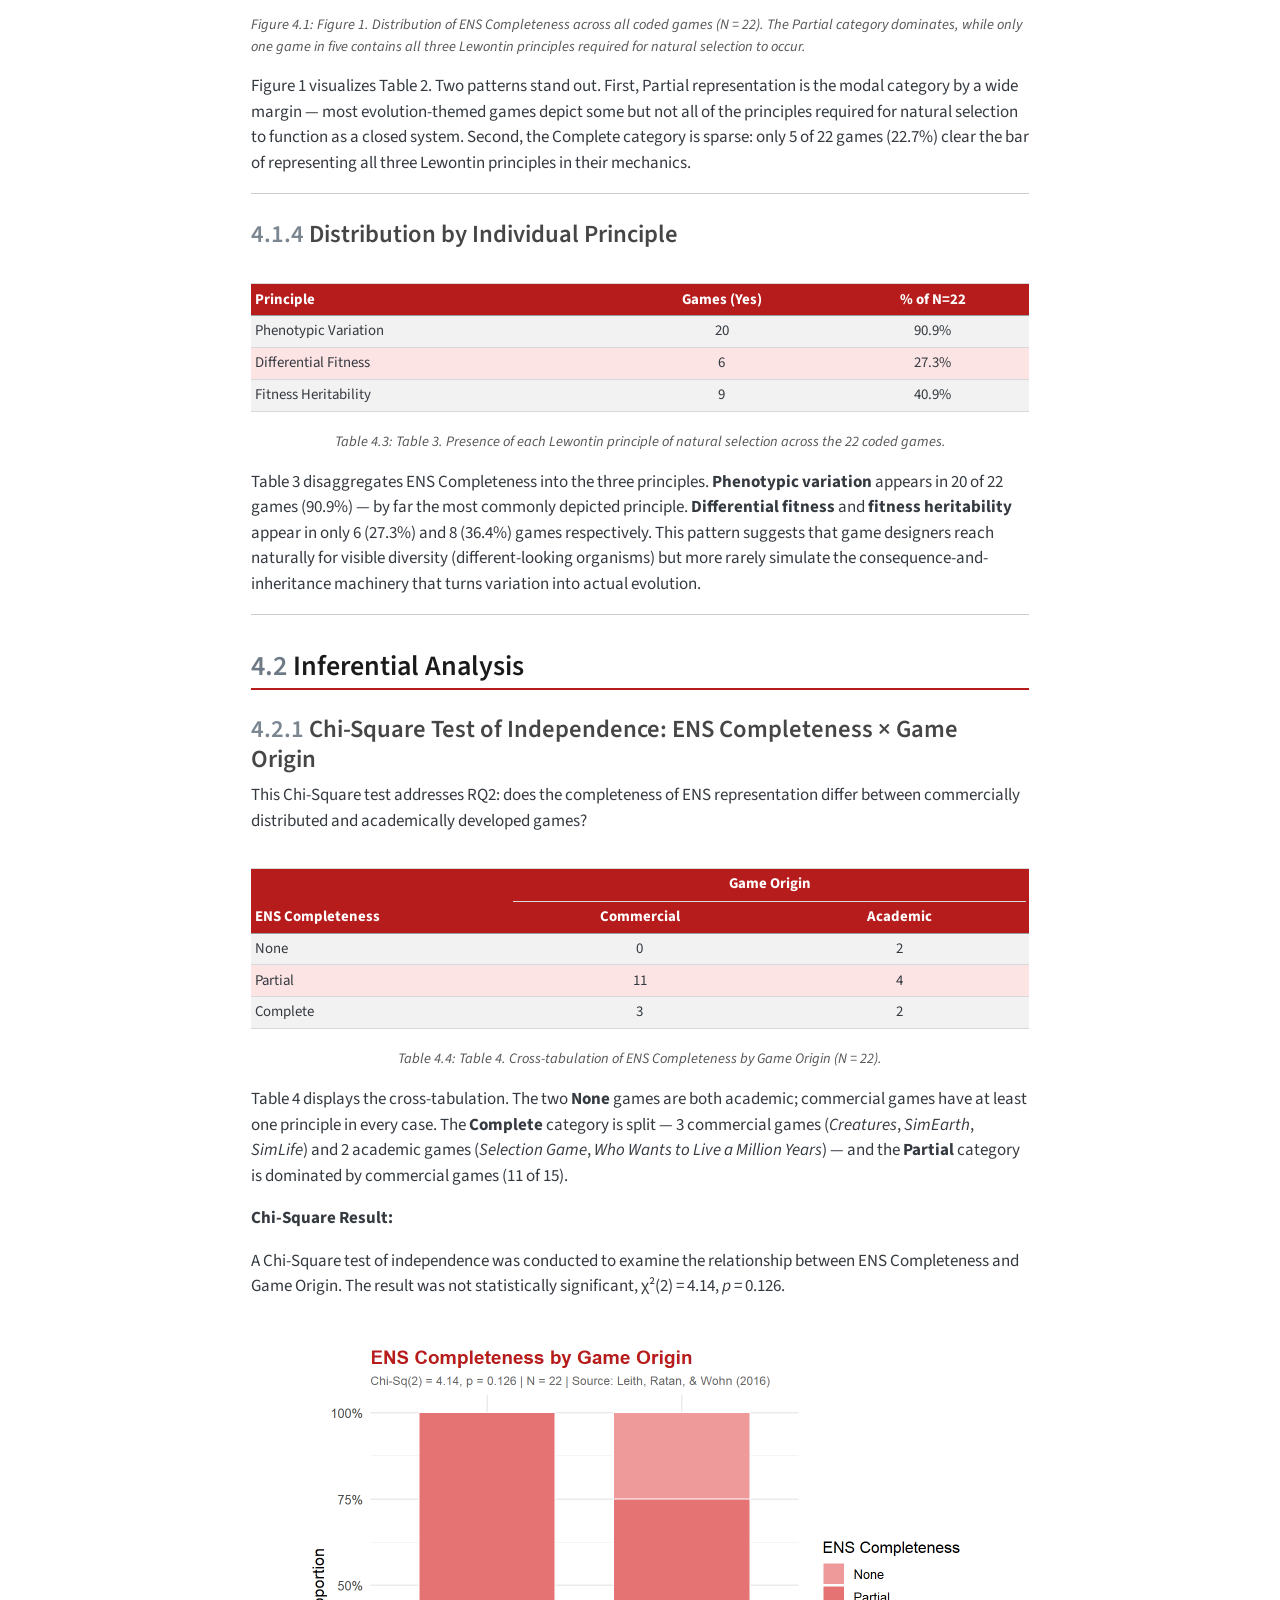
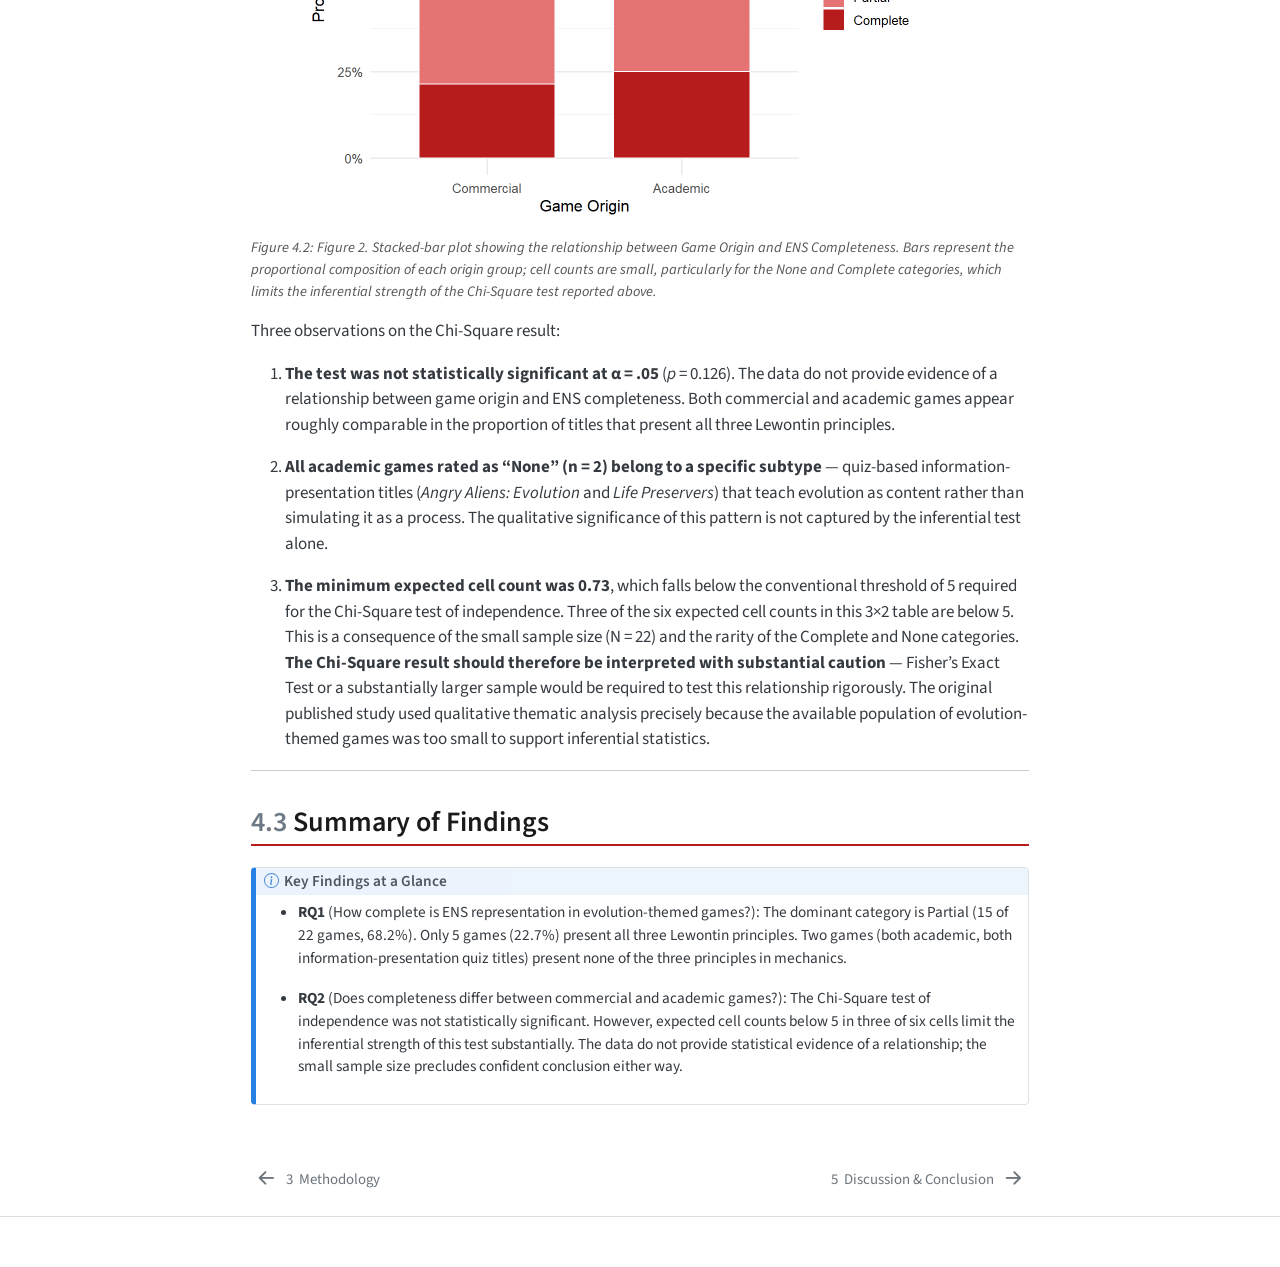
<file: docs/03-results.html>
<!DOCTYPE html>
<html xmlns="http://www.w3.org/1999/xhtml" lang="en" xml:lang="en"><head>

<meta charset="utf-8">
<meta name="generator" content="quarto-1.8.23">

<meta name="viewport" content="width=device-width, initial-scale=1.0, user-scalable=yes">

<meta name="description" content="MC 451 Final Portfolio Example — Research Methods in Mass Media, Spring 2026. Adapted from Leith, Ratan, &amp; Wohn (2016).">

<title>4&nbsp; Results – The (De-)evolution of Evolution Games</title>
<style>
code{white-space: pre-wrap;}
span.smallcaps{font-variant: small-caps;}
div.columns{display: flex; gap: min(4vw, 1.5em);}
div.column{flex: auto; overflow-x: auto;}
div.hanging-indent{margin-left: 1.5em; text-indent: -1.5em;}
ul.task-list{list-style: none;}
ul.task-list li input[type="checkbox"] {
  width: 0.8em;
  margin: 0 0.8em 0.2em -1em; /* quarto-specific, see https://github.com/quarto-dev/quarto-cli/issues/4556 */ 
  vertical-align: middle;
}
/* CSS for syntax highlighting */
html { -webkit-text-size-adjust: 100%; }
pre > code.sourceCode { white-space: pre; position: relative; }
pre > code.sourceCode > span { display: inline-block; line-height: 1.25; }
pre > code.sourceCode > span:empty { height: 1.2em; }
.sourceCode { overflow: visible; }
code.sourceCode > span { color: inherit; text-decoration: inherit; }
div.sourceCode { margin: 1em 0; }
pre.sourceCode { margin: 0; }
@media screen {
div.sourceCode { overflow: auto; }
}
@media print {
pre > code.sourceCode { white-space: pre-wrap; }
pre > code.sourceCode > span { text-indent: -5em; padding-left: 5em; }
}
pre.numberSource code
  { counter-reset: source-line 0; }
pre.numberSource code > span
  { position: relative; left: -4em; counter-increment: source-line; }
pre.numberSource code > span > a:first-child::before
  { content: counter(source-line);
    position: relative; left: -1em; text-align: right; vertical-align: baseline;
    border: none; display: inline-block;
    -webkit-touch-callout: none; -webkit-user-select: none;
    -khtml-user-select: none; -moz-user-select: none;
    -ms-user-select: none; user-select: none;
    padding: 0 4px; width: 4em;
  }
pre.numberSource { margin-left: 3em;  padding-left: 4px; }
div.sourceCode
  {   }
@media screen {
pre > code.sourceCode > span > a:first-child::before { text-decoration: underline; }
}
</style>


<script src="site_libs/quarto-nav/quarto-nav.js"></script>
<script src="site_libs/quarto-nav/headroom.min.js"></script>
<script src="site_libs/clipboard/clipboard.min.js"></script>
<script src="site_libs/quarto-search/autocomplete.umd.js"></script>
<script src="site_libs/quarto-search/fuse.min.js"></script>
<script src="site_libs/quarto-search/quarto-search.js"></script>
<meta name="quarto:offset" content="./">
<link href="./04-discussion.html" rel="next">
<link href="./02-methodology.html" rel="prev">
<script src="site_libs/quarto-html/quarto.js" type="module"></script>
<script src="site_libs/quarto-html/tabsets/tabsets.js" type="module"></script>
<script src="site_libs/quarto-html/axe/axe-check.js" type="module"></script>
<script src="site_libs/quarto-html/popper.min.js"></script>
<script src="site_libs/quarto-html/tippy.umd.min.js"></script>
<script src="site_libs/quarto-html/anchor.min.js"></script>
<link href="site_libs/quarto-html/tippy.css" rel="stylesheet">
<link href="site_libs/quarto-html/quarto-syntax-highlighting-04c7ee197ec4d7edf3c29ccb71f7023e.css" rel="stylesheet" class="quarto-color-scheme" id="quarto-text-highlighting-styles">
<link href="site_libs/quarto-html/quarto-syntax-highlighting-dark-6e03bc272f1cdef1d8296ac38e217ebd.css" rel="stylesheet" class="quarto-color-scheme quarto-color-alternate" id="quarto-text-highlighting-styles">
<link href="site_libs/quarto-html/quarto-syntax-highlighting-04c7ee197ec4d7edf3c29ccb71f7023e.css" rel="stylesheet" class="quarto-color-scheme-extra" id="quarto-text-highlighting-styles">
<script src="site_libs/bootstrap/bootstrap.min.js"></script>
<link href="site_libs/bootstrap/bootstrap-icons.css" rel="stylesheet">
<link href="site_libs/bootstrap/bootstrap-946de8a308338c64ca9885133125b164.min.css" rel="stylesheet" append-hash="true" class="quarto-color-scheme" id="quarto-bootstrap" data-mode="light">
<link href="site_libs/bootstrap/bootstrap-dark-f1e5e74cfafc599a9be8cc5c50b80530.min.css" rel="stylesheet" append-hash="true" class="quarto-color-scheme quarto-color-alternate" id="quarto-bootstrap" data-mode="dark">
<link href="site_libs/bootstrap/bootstrap-946de8a308338c64ca9885133125b164.min.css" rel="stylesheet" append-hash="true" class="quarto-color-scheme-extra" id="quarto-bootstrap" data-mode="light">
<script id="quarto-search-options" type="application/json">{
  "location": "sidebar",
  "copy-button": false,
  "collapse-after": 3,
  "panel-placement": "start",
  "type": "textbox",
  "limit": 50,
  "keyboard-shortcut": [
    "f",
    "/",
    "s"
  ],
  "show-item-context": false,
  "language": {
    "search-no-results-text": "No results",
    "search-matching-documents-text": "matching documents",
    "search-copy-link-title": "Copy link to search",
    "search-hide-matches-text": "Hide additional matches",
    "search-more-match-text": "more match in this document",
    "search-more-matches-text": "more matches in this document",
    "search-clear-button-title": "Clear",
    "search-text-placeholder": "",
    "search-detached-cancel-button-title": "Cancel",
    "search-submit-button-title": "Submit",
    "search-label": "Search"
  }
}</script>
<style>html{ scroll-behavior: smooth; }</style>
<script src="site_libs/kePrint-0.0.1/kePrint.js"></script>

<link href="site_libs/lightable-0.0.1/lightable.css" rel="stylesheet">



<link rel="stylesheet" href="custom.css">
</head>

<body class="nav-sidebar docked quarto-light"><script id="quarto-html-before-body" type="application/javascript">
    const toggleBodyColorMode = (bsSheetEl) => {
      const mode = bsSheetEl.getAttribute("data-mode");
      const bodyEl = window.document.querySelector("body");
      if (mode === "dark") {
        bodyEl.classList.add("quarto-dark");
        bodyEl.classList.remove("quarto-light");
      } else {
        bodyEl.classList.add("quarto-light");
        bodyEl.classList.remove("quarto-dark");
      }
    }
    const toggleBodyColorPrimary = () => {
      const bsSheetEl = window.document.querySelector("link#quarto-bootstrap:not([rel=disabled-stylesheet])");
      if (bsSheetEl) {
        toggleBodyColorMode(bsSheetEl);
      }
    }
    const setColorSchemeToggle = (alternate) => {
      const toggles = window.document.querySelectorAll('.quarto-color-scheme-toggle');
      for (let i=0; i < toggles.length; i++) {
        const toggle = toggles[i];
        if (toggle) {
          if (alternate) {
            toggle.classList.add("alternate");
          } else {
            toggle.classList.remove("alternate");
          }
        }
      }
    };
    const toggleColorMode = (alternate) => {
      // Switch the stylesheets
      const primaryStylesheets = window.document.querySelectorAll('link.quarto-color-scheme:not(.quarto-color-alternate)');
      const alternateStylesheets = window.document.querySelectorAll('link.quarto-color-scheme.quarto-color-alternate');
      manageTransitions('#quarto-margin-sidebar .nav-link', false);
      if (alternate) {
        // note: dark is layered on light, we don't disable primary!
        enableStylesheet(alternateStylesheets);
        for (const sheetNode of alternateStylesheets) {
          if (sheetNode.id === "quarto-bootstrap") {
            toggleBodyColorMode(sheetNode);
          }
        }
      } else {
        disableStylesheet(alternateStylesheets);
        enableStylesheet(primaryStylesheets)
        toggleBodyColorPrimary();
      }
      manageTransitions('#quarto-margin-sidebar .nav-link', true);
      // Switch the toggles
      setColorSchemeToggle(alternate)
      // Hack to workaround the fact that safari doesn't
      // properly recolor the scrollbar when toggling (#1455)
      if (navigator.userAgent.indexOf('Safari') > 0 && navigator.userAgent.indexOf('Chrome') == -1) {
        manageTransitions("body", false);
        window.scrollTo(0, 1);
        setTimeout(() => {
          window.scrollTo(0, 0);
          manageTransitions("body", true);
        }, 40);
      }
    }
    const disableStylesheet = (stylesheets) => {
      for (let i=0; i < stylesheets.length; i++) {
        const stylesheet = stylesheets[i];
        stylesheet.rel = 'disabled-stylesheet';
      }
    }
    const enableStylesheet = (stylesheets) => {
      for (let i=0; i < stylesheets.length; i++) {
        const stylesheet = stylesheets[i];
        if(stylesheet.rel !== 'stylesheet') { // for Chrome, which will still FOUC without this check
          stylesheet.rel = 'stylesheet';
        }
      }
    }
    const manageTransitions = (selector, allowTransitions) => {
      const els = window.document.querySelectorAll(selector);
      for (let i=0; i < els.length; i++) {
        const el = els[i];
        if (allowTransitions) {
          el.classList.remove('notransition');
        } else {
          el.classList.add('notransition');
        }
      }
    }
    const isFileUrl = () => {
      return window.location.protocol === 'file:';
    }
    const hasAlternateSentinel = () => {
      let styleSentinel = getColorSchemeSentinel();
      if (styleSentinel !== null) {
        return styleSentinel === "alternate";
      } else {
        return false;
      }
    }
    const setStyleSentinel = (alternate) => {
      const value = alternate ? "alternate" : "default";
      if (!isFileUrl()) {
        window.localStorage.setItem("quarto-color-scheme", value);
      } else {
        localAlternateSentinel = value;
      }
    }
    const getColorSchemeSentinel = () => {
      if (!isFileUrl()) {
        const storageValue = window.localStorage.getItem("quarto-color-scheme");
        return storageValue != null ? storageValue : localAlternateSentinel;
      } else {
        return localAlternateSentinel;
      }
    }
    const toggleGiscusIfUsed = (isAlternate, darkModeDefault) => {
      const baseTheme = document.querySelector('#giscus-base-theme')?.value ?? 'light';
      const alternateTheme = document.querySelector('#giscus-alt-theme')?.value ?? 'dark';
      let newTheme = '';
      if(authorPrefersDark) {
        newTheme = isAlternate ? baseTheme : alternateTheme;
      } else {
        newTheme = isAlternate ? alternateTheme : baseTheme;
      }
      const changeGiscusTheme = () => {
        // From: https://github.com/giscus/giscus/issues/336
        const sendMessage = (message) => {
          const iframe = document.querySelector('iframe.giscus-frame');
          if (!iframe) return;
          iframe.contentWindow.postMessage({ giscus: message }, 'https://giscus.app');
        }
        sendMessage({
          setConfig: {
            theme: newTheme
          }
        });
      }
      const isGiscussLoaded = window.document.querySelector('iframe.giscus-frame') !== null;
      if (isGiscussLoaded) {
        changeGiscusTheme();
      }
    };
    const authorPrefersDark = false;
    const darkModeDefault = authorPrefersDark;
      document.querySelector('link#quarto-text-highlighting-styles.quarto-color-scheme-extra').rel = 'disabled-stylesheet';
      document.querySelector('link#quarto-bootstrap.quarto-color-scheme-extra').rel = 'disabled-stylesheet';
    let localAlternateSentinel = darkModeDefault ? 'alternate' : 'default';
    // Dark / light mode switch
    window.quartoToggleColorScheme = () => {
      // Read the current dark / light value
      let toAlternate = !hasAlternateSentinel();
      toggleColorMode(toAlternate);
      setStyleSentinel(toAlternate);
      toggleGiscusIfUsed(toAlternate, darkModeDefault);
      window.dispatchEvent(new Event('resize'));
    };
    // Switch to dark mode if need be
    if (hasAlternateSentinel()) {
      toggleColorMode(true);
    } else {
      toggleColorMode(false);
    }
  </script>

<div id="quarto-search-results"></div>
  <header id="quarto-header" class="headroom fixed-top">
  <nav class="quarto-secondary-nav">
    <div class="container-fluid d-flex">
      <button type="button" class="quarto-btn-toggle btn" data-bs-toggle="collapse" role="button" data-bs-target=".quarto-sidebar-collapse-item" aria-controls="quarto-sidebar" aria-expanded="false" aria-label="Toggle sidebar navigation" onclick="if (window.quartoToggleHeadroom) { window.quartoToggleHeadroom(); }">
        <i class="bi bi-layout-text-sidebar-reverse"></i>
      </button>
        <nav class="quarto-page-breadcrumbs" aria-label="breadcrumb"><ol class="breadcrumb"><li class="breadcrumb-item"><a href="./03-results.html"><span class="chapter-number">4</span>&nbsp; <span class="chapter-title">Results</span></a></li></ol></nav>
        <a class="flex-grow-1" role="navigation" data-bs-toggle="collapse" data-bs-target=".quarto-sidebar-collapse-item" aria-controls="quarto-sidebar" aria-expanded="false" aria-label="Toggle sidebar navigation" onclick="if (window.quartoToggleHeadroom) { window.quartoToggleHeadroom(); }">      
        </a>
      <button type="button" class="btn quarto-search-button" aria-label="Search" onclick="window.quartoOpenSearch();">
        <i class="bi bi-search"></i>
      </button>
    </div>
  </nav>
</header>
<!-- content -->
<div id="quarto-content" class="quarto-container page-columns page-rows-contents page-layout-article">
<!-- sidebar -->
  <nav id="quarto-sidebar" class="sidebar collapse collapse-horizontal quarto-sidebar-collapse-item sidebar-navigation docked overflow-auto">
    <div class="pt-lg-2 mt-2 text-left sidebar-header sidebar-header-stacked">
      <a href="./index.html" class="sidebar-logo-link">
      </a>
    <div class="sidebar-title mb-0 py-0">
      <a href="./">The (De-)evolution of Evolution Games</a> 
        <div class="sidebar-tools-main tools-wide">
    <a href="https://github.com/YOUR-USERNAME/YOUR-REPO-NAME" title="Source Code" class="quarto-navigation-tool px-1" aria-label="Source Code"><i class="bi bi-github"></i></a>
    <div class="dropdown">
      <a href="" title="Share" id="quarto-navigation-tool-dropdown-0" class="quarto-navigation-tool dropdown-toggle px-1" data-bs-toggle="dropdown" aria-expanded="false" role="link" aria-label="Share"><i class="bi bi-share"></i></a>
      <ul class="dropdown-menu" aria-labelledby="quarto-navigation-tool-dropdown-0">
          <li>
            <a class="dropdown-item sidebar-tools-main-item" href="https://twitter.com/intent/tweet?url=|url|">
              <i class="bi bi-twitter pe-1"></i>
            Twitter
            </a>
          </li>
          <li>
            <a class="dropdown-item sidebar-tools-main-item" href="https://www.linkedin.com/sharing/share-offsite/?url=|url|">
              <i class="bi bi-linkedin pe-1"></i>
            LinkedIn
            </a>
          </li>
      </ul>
    </div>
  <a href="" class="quarto-color-scheme-toggle quarto-navigation-tool  px-1" onclick="window.quartoToggleColorScheme(); return false;" title="Toggle dark mode"><i class="bi"></i></a>
</div>
    </div>
      </div>
        <div class="mt-2 flex-shrink-0 align-items-center">
        <div class="sidebar-search">
        <div id="quarto-search" class="" title="Search"></div>
        </div>
        </div>
    <div class="sidebar-menu-container"> 
    <ul class="list-unstyled mt-1">
        <li class="sidebar-item">
  <div class="sidebar-item-container"> 
  <a href="./index.html" class="sidebar-item-text sidebar-link">
 <span class="menu-text"><span class="chapter-number">1</span>&nbsp; <span class="chapter-title">Abstract</span></span></a>
  </div>
</li>
        <li class="sidebar-item">
  <div class="sidebar-item-container"> 
  <a href="./01-introduction.html" class="sidebar-item-text sidebar-link">
 <span class="menu-text"><span class="chapter-number">2</span>&nbsp; <span class="chapter-title">Introduction</span></span></a>
  </div>
</li>
        <li class="sidebar-item">
  <div class="sidebar-item-container"> 
  <a href="./02-methodology.html" class="sidebar-item-text sidebar-link">
 <span class="menu-text"><span class="chapter-number">3</span>&nbsp; <span class="chapter-title">Methodology</span></span></a>
  </div>
</li>
        <li class="sidebar-item">
  <div class="sidebar-item-container"> 
  <a href="./03-results.html" class="sidebar-item-text sidebar-link active">
 <span class="menu-text"><span class="chapter-number">4</span>&nbsp; <span class="chapter-title">Results</span></span></a>
  </div>
</li>
        <li class="sidebar-item">
  <div class="sidebar-item-container"> 
  <a href="./04-discussion.html" class="sidebar-item-text sidebar-link">
 <span class="menu-text"><span class="chapter-number">5</span>&nbsp; <span class="chapter-title">Discussion &amp; Conclusion</span></span></a>
  </div>
</li>
        <li class="sidebar-item">
  <div class="sidebar-item-container"> 
  <a href="./references.html" class="sidebar-item-text sidebar-link">
 <span class="menu-text"><span class="chapter-number">6</span>&nbsp; <span class="chapter-title">References</span></span></a>
  </div>
</li>
    </ul>
    </div>
</nav>
<div id="quarto-sidebar-glass" class="quarto-sidebar-collapse-item" data-bs-toggle="collapse" data-bs-target=".quarto-sidebar-collapse-item"></div>
<!-- margin-sidebar -->
    <div id="quarto-margin-sidebar" class="sidebar margin-sidebar">
        <nav id="TOC" role="doc-toc" class="toc-active">
    <h2 id="toc-title">On This Page</h2>
   
  <ul>
  <li><a href="#descriptive-statistics" id="toc-descriptive-statistics" class="nav-link active" data-scroll-target="#descriptive-statistics"><span class="header-section-number">4.1</span> Descriptive Statistics</a>
  <ul class="collapse">
  <li><a href="#overview-of-the-sample" id="toc-overview-of-the-sample" class="nav-link" data-scroll-target="#overview-of-the-sample"><span class="header-section-number">4.1.1</span> Overview of the Sample</a></li>
  <li><a href="#distribution-of-primary-variable-ens-completeness" id="toc-distribution-of-primary-variable-ens-completeness" class="nav-link" data-scroll-target="#distribution-of-primary-variable-ens-completeness"><span class="header-section-number">4.1.2</span> Distribution of Primary Variable: ENS Completeness</a></li>
  <li><a href="#bar-chart-distribution-of-ens-completeness" id="toc-bar-chart-distribution-of-ens-completeness" class="nav-link" data-scroll-target="#bar-chart-distribution-of-ens-completeness"><span class="header-section-number">4.1.3</span> Bar Chart: Distribution of ENS Completeness</a></li>
  <li><a href="#distribution-by-individual-principle" id="toc-distribution-by-individual-principle" class="nav-link" data-scroll-target="#distribution-by-individual-principle"><span class="header-section-number">4.1.4</span> Distribution by Individual Principle</a></li>
  </ul></li>
  <li><a href="#inferential-analysis" id="toc-inferential-analysis" class="nav-link" data-scroll-target="#inferential-analysis"><span class="header-section-number">4.2</span> Inferential Analysis</a>
  <ul class="collapse">
  <li><a href="#chi-square-test-of-independence-ens-completeness-game-origin" id="toc-chi-square-test-of-independence-ens-completeness-game-origin" class="nav-link" data-scroll-target="#chi-square-test-of-independence-ens-completeness-game-origin"><span class="header-section-number">4.2.1</span> Chi-Square Test of Independence: ENS Completeness × Game Origin</a></li>
  </ul></li>
  <li><a href="#summary-of-findings" id="toc-summary-of-findings" class="nav-link" data-scroll-target="#summary-of-findings"><span class="header-section-number">4.3</span> Summary of Findings</a></li>
  </ul>
<div class="toc-actions"><ul><li><a href="https://github.com/YOUR-USERNAME/YOUR-REPO-NAME/issues/new" class="toc-action"><i class="bi bi-github"></i>Report an issue</a></li></ul></div></nav>
    </div>
<!-- main -->
<main class="content" id="quarto-document-content">


<header id="title-block-header" class="quarto-title-block default">
<div class="quarto-title">
<div class="quarto-title-block"><div><h1 class="title"><span class="chapter-number">4</span>&nbsp; <span class="chapter-title">Results</span></h1><button type="button" class="btn code-tools-button" id="quarto-code-tools-source"><i class="bi"></i> Code</button></div></div>
</div>



<div class="quarto-title-meta">

    
  
    
  </div>
  


</header>


<div class="section-badge">
<p>Phase IV · The Analyst</p>
</div>
<p>This section presents the findings of the content analysis (N = 22 games). Results are organized to address each research question in turn. Descriptive statistics are presented first, followed by inferential analysis.</p>
<hr>
<section id="descriptive-statistics" class="level2" data-number="4.1">
<h2 data-number="4.1" class="anchored" data-anchor-id="descriptive-statistics"><span class="header-section-number">4.1</span> Descriptive Statistics</h2>
<section id="overview-of-the-sample" class="level3" data-number="4.1.1">
<h3 data-number="4.1.1" class="anchored" data-anchor-id="overview-of-the-sample"><span class="header-section-number">4.1.1</span> Overview of the Sample</h3>
<div class="cell">
<div id="tbl-sample-overview" class="cell quarto-float quarto-figure quarto-figure-center anchored">
<figure class="quarto-float quarto-float-tbl figure">
<div aria-describedby="tbl-sample-overview-caption-0ceaefa1-69ba-4598-a22c-09a6ac19f8ca">
<div class="cell-output-display">
<table class="table table-striped table-hover table-condensed do-not-create-environment cell table-sm small">
<thead>
<tr class="header">
<th data-quarto-table-cell-role="th" style="text-align: left; font-weight: bold; color: white !important; background-color: rgba(183, 28, 28, 255) !important;">Game Origin</th>
<th data-quarto-table-cell-role="th" style="text-align: center; font-weight: bold; color: white !important; background-color: rgba(183, 28, 28, 255) !important;">N</th>
<th data-quarto-table-cell-role="th" style="text-align: center; font-weight: bold; color: white !important; background-color: rgba(183, 28, 28, 255) !important;">% of Sample</th>
</tr>
</thead>
<tbody>
<tr class="odd">
<td style="text-align: left;">Commercial</td>
<td style="text-align: center;">14</td>
<td style="text-align: center;">63.6%</td>
</tr>
<tr class="even">
<td style="text-align: left;">Academic</td>
<td style="text-align: center;">8</td>
<td style="text-align: center;">36.4%</td>
</tr>
</tbody>
</table>
</div>
</div>
<figcaption class="quarto-float-caption-bottom quarto-float-caption quarto-float-tbl" id="tbl-sample-overview-caption-0ceaefa1-69ba-4598-a22c-09a6ac19f8ca">
Table&nbsp;4.1: Table 1. Sample composition by game origin (commercial vs.&nbsp;academic).
</figcaption>
</figure>
</div>
</div>
<p>The sample comprises 22 evolution-themed digital games. Just over six in ten (63.6%) were commercially distributed games discoverable through standard video-game databases; the remaining 36.4% were academically developed games identified only through targeted web searches and personal-network outreach. This imbalance is itself a finding: the commercial-channel discoverability of academic evolution games is substantially weaker than that of mainstream commercial titles.</p>
<hr>
</section>
<section id="distribution-of-primary-variable-ens-completeness" class="level3" data-number="4.1.2">
<h3 data-number="4.1.2" class="anchored" data-anchor-id="distribution-of-primary-variable-ens-completeness"><span class="header-section-number">4.1.2</span> Distribution of Primary Variable: ENS Completeness</h3>
<div class="cell">
<div id="tbl-var1-freq" class="cell quarto-float quarto-figure quarto-figure-center anchored">
<figure class="quarto-float quarto-float-tbl figure">
<div aria-describedby="tbl-var1-freq-caption-0ceaefa1-69ba-4598-a22c-09a6ac19f8ca">
<div class="cell-output-display">
<table class="table table-striped table-hover table-condensed do-not-create-environment cell table-sm small">
<thead>
<tr class="header">
<th data-quarto-table-cell-role="th" style="text-align: left; font-weight: bold; color: white !important; background-color: rgba(183, 28, 28, 255) !important;">ENS Completeness</th>
<th data-quarto-table-cell-role="th" style="text-align: center; font-weight: bold; color: white !important; background-color: rgba(183, 28, 28, 255) !important;">N</th>
<th data-quarto-table-cell-role="th" style="text-align: center; font-weight: bold; color: white !important; background-color: rgba(183, 28, 28, 255) !important;">Percent</th>
<th data-quarto-table-cell-role="th" style="text-align: center; font-weight: bold; color: white !important; background-color: rgba(183, 28, 28, 255) !important;">Cumulative %</th>
</tr>
</thead>
<tbody>
<tr class="odd">
<td style="text-align: left;">None</td>
<td style="text-align: center;">2</td>
<td style="text-align: center;">9.1%</td>
<td style="text-align: center;">9.1%</td>
</tr>
<tr class="even">
<td style="text-align: left;">Partial</td>
<td style="text-align: center;">15</td>
<td style="text-align: center;">68.2%</td>
<td style="text-align: center;">77.3%</td>
</tr>
<tr class="odd">
<td style="text-align: left;">Complete</td>
<td style="text-align: center;">5</td>
<td style="text-align: center;">22.7%</td>
<td style="text-align: center;">100%</td>
</tr>
</tbody>
</table>
</div>
</div>
<figcaption class="quarto-float-caption-bottom quarto-float-caption quarto-float-tbl" id="tbl-var1-freq-caption-0ceaefa1-69ba-4598-a22c-09a6ac19f8ca">
Table&nbsp;4.2: Table 2. Frequency distribution of ENS Completeness across all coded games (N = 22).
</figcaption>
</figure>
</div>
</div>
<p>Table 2 addresses RQ1 directly. The dominant category is <strong>Partial</strong> representation (15 of 22 games, 68.2%) — games that present one or two of Lewontin’s three ENS principles but not all three. Only 5 games (22.7%) presented the full set of principles required for ENS to actually occur. Two games (9.1%) — both academically developed information-presentation titles — presented none of the three principles in their game mechanics, despite their explicit framing as evolution education.</p>
<hr>
</section>
<section id="bar-chart-distribution-of-ens-completeness" class="level3" data-number="4.1.3">
<h3 data-number="4.1.3" class="anchored" data-anchor-id="bar-chart-distribution-of-ens-completeness"><span class="header-section-number">4.1.3</span> Bar Chart: Distribution of ENS Completeness</h3>
<div class="cell">
<div class="cell-output-display">
<div id="fig-var1-bar" class="quarto-float quarto-figure quarto-figure-center anchored">
<figure class="quarto-float quarto-float-fig figure">
<div aria-describedby="fig-var1-bar-caption-0ceaefa1-69ba-4598-a22c-09a6ac19f8ca">
<img src="03-results_files/figure-html/fig-var1-bar-1.png" class="img-fluid figure-img" width="672">
</div>
<figcaption class="quarto-float-caption-bottom quarto-float-caption quarto-float-fig" id="fig-var1-bar-caption-0ceaefa1-69ba-4598-a22c-09a6ac19f8ca">
Figure&nbsp;4.1: Figure 1. Distribution of ENS Completeness across all coded games (N = 22). The Partial category dominates, while only one game in five contains all three Lewontin principles required for natural selection to occur.
</figcaption>
</figure>
</div>
</div>
</div>
<p>Figure 1 visualizes Table 2. Two patterns stand out. First, Partial representation is the modal category by a wide margin — most evolution-themed games depict some but not all of the principles required for natural selection to function as a closed system. Second, the Complete category is sparse: only 5 of 22 games (22.7%) clear the bar of representing all three Lewontin principles in their mechanics.</p>
<hr>
</section>
<section id="distribution-by-individual-principle" class="level3" data-number="4.1.4">
<h3 data-number="4.1.4" class="anchored" data-anchor-id="distribution-by-individual-principle"><span class="header-section-number">4.1.4</span> Distribution by Individual Principle</h3>
<div class="cell">
<div id="tbl-principle-freq" class="cell quarto-float quarto-figure quarto-figure-center anchored">
<figure class="quarto-float quarto-float-tbl figure">
<div aria-describedby="tbl-principle-freq-caption-0ceaefa1-69ba-4598-a22c-09a6ac19f8ca">
<div class="cell-output-display">
<table class="table table-striped table-hover table-condensed do-not-create-environment cell table-sm small">
<thead>
<tr class="header">
<th data-quarto-table-cell-role="th" style="text-align: left; font-weight: bold; color: white !important; background-color: rgba(183, 28, 28, 255) !important;">Principle</th>
<th data-quarto-table-cell-role="th" style="text-align: center; font-weight: bold; color: white !important; background-color: rgba(183, 28, 28, 255) !important;">Games (Yes)</th>
<th data-quarto-table-cell-role="th" style="text-align: center; font-weight: bold; color: white !important; background-color: rgba(183, 28, 28, 255) !important;">% of N=22</th>
</tr>
</thead>
<tbody>
<tr class="odd">
<td style="text-align: left;">Phenotypic Variation</td>
<td style="text-align: center;">20</td>
<td style="text-align: center;">90.9%</td>
</tr>
<tr class="even">
<td style="text-align: left;">Differential Fitness</td>
<td style="text-align: center;">6</td>
<td style="text-align: center;">27.3%</td>
</tr>
<tr class="odd">
<td style="text-align: left;">Fitness Heritability</td>
<td style="text-align: center;">9</td>
<td style="text-align: center;">40.9%</td>
</tr>
</tbody>
</table>
</div>
</div>
<figcaption class="quarto-float-caption-bottom quarto-float-caption quarto-float-tbl" id="tbl-principle-freq-caption-0ceaefa1-69ba-4598-a22c-09a6ac19f8ca">
Table&nbsp;4.3: Table 3. Presence of each Lewontin principle of natural selection across the 22 coded games.
</figcaption>
</figure>
</div>
</div>
<p>Table 3 disaggregates ENS Completeness into the three principles. <strong>Phenotypic variation</strong> appears in 20 of 22 games (90.9%) — by far the most commonly depicted principle. <strong>Differential fitness</strong> and <strong>fitness heritability</strong> appear in only 6 (27.3%) and 8 (36.4%) games respectively. This pattern suggests that game designers reach naturally for visible diversity (different-looking organisms) but more rarely simulate the consequence-and-inheritance machinery that turns variation into actual evolution.</p>
<hr>
</section>
</section>
<section id="inferential-analysis" class="level2" data-number="4.2">
<h2 data-number="4.2" class="anchored" data-anchor-id="inferential-analysis"><span class="header-section-number">4.2</span> Inferential Analysis</h2>
<section id="chi-square-test-of-independence-ens-completeness-game-origin" class="level3" data-number="4.2.1">
<h3 data-number="4.2.1" class="anchored" data-anchor-id="chi-square-test-of-independence-ens-completeness-game-origin"><span class="header-section-number">4.2.1</span> Chi-Square Test of Independence: ENS Completeness × Game Origin</h3>
<p>This Chi-Square test addresses RQ2: does the completeness of ENS representation differ between commercially distributed and academically developed games?</p>
<div class="cell">
<div id="tbl-crosstab" class="cell quarto-float quarto-figure quarto-figure-center anchored">
<figure class="quarto-float quarto-float-tbl figure">
<div aria-describedby="tbl-crosstab-caption-0ceaefa1-69ba-4598-a22c-09a6ac19f8ca">
<div class="cell-output-display">
<table class="table table-striped table-hover table-condensed do-not-create-environment cell table-sm small">
<colgroup>
<col style="width: 33%">
<col style="width: 33%">
<col style="width: 33%">
</colgroup>
<thead>
<tr class="header">
<th data-quarto-table-cell-role="th" style="text-align: left; empty-cells: hide; border-bottom: hidden;"></th>
<th colspan="2" data-quarto-table-cell-role="th" style="text-align: center; border-bottom: hidden; padding-bottom: 0; padding-left: 3px; padding-right: 3px;"><div style="border-bottom: 1px solid #ddd; padding-bottom: 5px; ">
Game Origin
</div></th>
</tr>
<tr class="even">
<th data-quarto-table-cell-role="th" style="text-align: left; font-weight: bold; color: white !important; background-color: rgba(183, 28, 28, 255) !important;">ENS Completeness</th>
<th data-quarto-table-cell-role="th" style="text-align: center; font-weight: bold; color: white !important; background-color: rgba(183, 28, 28, 255) !important;">Commercial</th>
<th data-quarto-table-cell-role="th" style="text-align: center; font-weight: bold; color: white !important; background-color: rgba(183, 28, 28, 255) !important;">Academic</th>
</tr>
</thead>
<tbody>
<tr class="odd">
<td style="text-align: left;">None</td>
<td style="text-align: center;">0</td>
<td style="text-align: center;">2</td>
</tr>
<tr class="even">
<td style="text-align: left;">Partial</td>
<td style="text-align: center;">11</td>
<td style="text-align: center;">4</td>
</tr>
<tr class="odd">
<td style="text-align: left;">Complete</td>
<td style="text-align: center;">3</td>
<td style="text-align: center;">2</td>
</tr>
</tbody>
</table>
</div>
</div>
<figcaption class="quarto-float-caption-bottom quarto-float-caption quarto-float-tbl" id="tbl-crosstab-caption-0ceaefa1-69ba-4598-a22c-09a6ac19f8ca">
Table&nbsp;4.4: Table 4. Cross-tabulation of ENS Completeness by Game Origin (N = 22).
</figcaption>
</figure>
</div>
</div>
<p>Table 4 displays the cross-tabulation. The two <strong>None</strong> games are both academic; commercial games have at least one principle in every case. The <strong>Complete</strong> category is split — 3 commercial games (<em>Creatures</em>, <em>SimEarth</em>, <em>SimLife</em>) and 2 academic games (<em>Selection Game</em>, <em>Who Wants to Live a Million Years</em>) — and the <strong>Partial</strong> category is dominated by commercial games (11 of 15).</p>
<p><strong>Chi-Square Result:</strong></p>
<p>A Chi-Square test of independence was conducted to examine the relationship between ENS Completeness and Game Origin. The result was not statistically significant, χ²(2) = 4.14, <em>p</em> = 0.126.</p>
<div class="cell">
<div class="cell-output-display">
<div id="fig-mosaic" class="quarto-float quarto-figure quarto-figure-center anchored">
<figure class="quarto-float quarto-float-fig figure">
<div aria-describedby="fig-mosaic-caption-0ceaefa1-69ba-4598-a22c-09a6ac19f8ca">
<img src="03-results_files/figure-html/fig-mosaic-1.png" class="img-fluid figure-img" width="672">
</div>
<figcaption class="quarto-float-caption-bottom quarto-float-caption quarto-float-fig" id="fig-mosaic-caption-0ceaefa1-69ba-4598-a22c-09a6ac19f8ca">
Figure&nbsp;4.2: Figure 2. Stacked-bar plot showing the relationship between Game Origin and ENS Completeness. Bars represent the proportional composition of each origin group; cell counts are small, particularly for the None and Complete categories, which limits the inferential strength of the Chi-Square test reported above.
</figcaption>
</figure>
</div>
</div>
</div>
<p>Three observations on the Chi-Square result:</p>
<ol type="1">
<li><p><strong>The test was not statistically significant at α = .05</strong> (<em>p</em> = 0.126). The data do not provide evidence of a relationship between game origin and ENS completeness. Both commercial and academic games appear roughly comparable in the proportion of titles that present all three Lewontin principles.</p></li>
<li><p><strong>All academic games rated as “None” (n = 2) belong to a specific subtype</strong> — quiz-based information-presentation titles (<em>Angry Aliens: Evolution</em> and <em>Life Preservers</em>) that teach evolution as content rather than simulating it as a process. The qualitative significance of this pattern is not captured by the inferential test alone.</p></li>
<li><p><strong>The minimum expected cell count was 0.73</strong>, which falls below the conventional threshold of 5 required for the Chi-Square test of independence. Three of the six expected cell counts in this 3×2 table are below 5. This is a consequence of the small sample size (N = 22) and the rarity of the Complete and None categories. <strong>The Chi-Square result should therefore be interpreted with substantial caution</strong> — Fisher’s Exact Test or a substantially larger sample would be required to test this relationship rigorously. The original published study used qualitative thematic analysis precisely because the available population of evolution-themed games was too small to support inferential statistics.</p></li>
</ol>
<hr>
</section>
</section>
<section id="summary-of-findings" class="level2" data-number="4.3">
<h2 data-number="4.3" class="anchored" data-anchor-id="summary-of-findings"><span class="header-section-number">4.3</span> Summary of Findings</h2>
<div class="callout callout-style-default callout-note callout-titled">
<div class="callout-header d-flex align-content-center">
<div class="callout-icon-container">
<i class="callout-icon"></i>
</div>
<div class="callout-title-container flex-fill">
<span class="screen-reader-only">Note</span>Key Findings at a Glance
</div>
</div>
<div class="callout-body-container callout-body">
<ul>
<li><p><strong>RQ1</strong> (How complete is ENS representation in evolution-themed games?): The dominant category is Partial (15 of 22 games, 68.2%). Only 5 games (22.7%) present all three Lewontin principles. Two games (both academic, both information-presentation quiz titles) present none of the three principles in mechanics.</p></li>
<li><p><strong>RQ2</strong> (Does completeness differ between commercial and academic games?): The Chi-Square test of independence was not statistically significant. However, expected cell counts below 5 in three of six cells limit the inferential strength of this test substantially. The data do not provide statistical evidence of a relationship; the small sample size precludes confident conclusion either way.</p></li>
</ul>
</div>
</div>


<!-- -->

</section>

</main> <!-- /main -->
<script id="quarto-html-after-body" type="application/javascript">
  window.document.addEventListener("DOMContentLoaded", function (event) {
    // Ensure there is a toggle, if there isn't float one in the top right
    if (window.document.querySelector('.quarto-color-scheme-toggle') === null) {
      const a = window.document.createElement('a');
      a.classList.add('top-right');
      a.classList.add('quarto-color-scheme-toggle');
      a.href = "";
      a.onclick = function() { try { window.quartoToggleColorScheme(); } catch {} return false; };
      const i = window.document.createElement("i");
      i.classList.add('bi');
      a.appendChild(i);
      window.document.body.appendChild(a);
    }
    setColorSchemeToggle(hasAlternateSentinel())
    const icon = "";
    const anchorJS = new window.AnchorJS();
    anchorJS.options = {
      placement: 'right',
      icon: icon
    };
    anchorJS.add('.anchored');
    const isCodeAnnotation = (el) => {
      for (const clz of el.classList) {
        if (clz.startsWith('code-annotation-')) {                     
          return true;
        }
      }
      return false;
    }
    const onCopySuccess = function(e) {
      // button target
      const button = e.trigger;
      // don't keep focus
      button.blur();
      // flash "checked"
      button.classList.add('code-copy-button-checked');
      var currentTitle = button.getAttribute("title");
      button.setAttribute("title", "Copied!");
      let tooltip;
      if (window.bootstrap) {
        button.setAttribute("data-bs-toggle", "tooltip");
        button.setAttribute("data-bs-placement", "left");
        button.setAttribute("data-bs-title", "Copied!");
        tooltip = new bootstrap.Tooltip(button, 
          { trigger: "manual", 
            customClass: "code-copy-button-tooltip",
            offset: [0, -8]});
        tooltip.show();    
      }
      setTimeout(function() {
        if (tooltip) {
          tooltip.hide();
          button.removeAttribute("data-bs-title");
          button.removeAttribute("data-bs-toggle");
          button.removeAttribute("data-bs-placement");
        }
        button.setAttribute("title", currentTitle);
        button.classList.remove('code-copy-button-checked');
      }, 1000);
      // clear code selection
      e.clearSelection();
    }
    const getTextToCopy = function(trigger) {
      const outerScaffold = trigger.parentElement.cloneNode(true);
      const codeEl = outerScaffold.querySelector('code');
      for (const childEl of codeEl.children) {
        if (isCodeAnnotation(childEl)) {
          childEl.remove();
        }
      }
      return codeEl.innerText;
    }
    const clipboard = new window.ClipboardJS('.code-copy-button:not([data-in-quarto-modal])', {
      text: getTextToCopy
    });
    clipboard.on('success', onCopySuccess);
    if (window.document.getElementById('quarto-embedded-source-code-modal')) {
      const clipboardModal = new window.ClipboardJS('.code-copy-button[data-in-quarto-modal]', {
        text: getTextToCopy,
        container: window.document.getElementById('quarto-embedded-source-code-modal')
      });
      clipboardModal.on('success', onCopySuccess);
    }
    const viewSource = window.document.getElementById('quarto-view-source') ||
                       window.document.getElementById('quarto-code-tools-source');
    if (viewSource) {
      const sourceUrl = viewSource.getAttribute("data-quarto-source-url");
      viewSource.addEventListener("click", function(e) {
        if (sourceUrl) {
          // rstudio viewer pane
          if (/\bcapabilities=\b/.test(window.location)) {
            window.open(sourceUrl);
          } else {
            window.location.href = sourceUrl;
          }
        } else {
          const modal = new bootstrap.Modal(document.getElementById('quarto-embedded-source-code-modal'));
          modal.show();
        }
        return false;
      });
    }
    function toggleCodeHandler(show) {
      return function(e) {
        const detailsSrc = window.document.querySelectorAll(".cell > details > .sourceCode");
        for (let i=0; i<detailsSrc.length; i++) {
          const details = detailsSrc[i].parentElement;
          if (show) {
            details.open = true;
          } else {
            details.removeAttribute("open");
          }
        }
        const cellCodeDivs = window.document.querySelectorAll(".cell > .sourceCode");
        const fromCls = show ? "hidden" : "unhidden";
        const toCls = show ? "unhidden" : "hidden";
        for (let i=0; i<cellCodeDivs.length; i++) {
          const codeDiv = cellCodeDivs[i];
          if (codeDiv.classList.contains(fromCls)) {
            codeDiv.classList.remove(fromCls);
            codeDiv.classList.add(toCls);
          } 
        }
        return false;
      }
    }
    const hideAllCode = window.document.getElementById("quarto-hide-all-code");
    if (hideAllCode) {
      hideAllCode.addEventListener("click", toggleCodeHandler(false));
    }
    const showAllCode = window.document.getElementById("quarto-show-all-code");
    if (showAllCode) {
      showAllCode.addEventListener("click", toggleCodeHandler(true));
    }
      var localhostRegex = new RegExp(/^(?:http|https):\/\/localhost\:?[0-9]*\//);
      var mailtoRegex = new RegExp(/^mailto:/);
        var filterRegex = new RegExp('/' + window.location.host + '/');
      var isInternal = (href) => {
          return filterRegex.test(href) || localhostRegex.test(href) || mailtoRegex.test(href);
      }
      // Inspect non-navigation links and adorn them if external
     var links = window.document.querySelectorAll('a[href]:not(.nav-link):not(.navbar-brand):not(.toc-action):not(.sidebar-link):not(.sidebar-item-toggle):not(.pagination-link):not(.no-external):not([aria-hidden]):not(.dropdown-item):not(.quarto-navigation-tool):not(.about-link)');
      for (var i=0; i<links.length; i++) {
        const link = links[i];
        if (!isInternal(link.href)) {
          // undo the damage that might have been done by quarto-nav.js in the case of
          // links that we want to consider external
          if (link.dataset.originalHref !== undefined) {
            link.href = link.dataset.originalHref;
          }
        }
      }
    function tippyHover(el, contentFn, onTriggerFn, onUntriggerFn) {
      const config = {
        allowHTML: true,
        maxWidth: 500,
        delay: 100,
        arrow: false,
        appendTo: function(el) {
            return el.parentElement;
        },
        interactive: true,
        interactiveBorder: 10,
        theme: 'quarto',
        placement: 'bottom-start',
      };
      if (contentFn) {
        config.content = contentFn;
      }
      if (onTriggerFn) {
        config.onTrigger = onTriggerFn;
      }
      if (onUntriggerFn) {
        config.onUntrigger = onUntriggerFn;
      }
      window.tippy(el, config); 
    }
    const noterefs = window.document.querySelectorAll('a[role="doc-noteref"]');
    for (var i=0; i<noterefs.length; i++) {
      const ref = noterefs[i];
      tippyHover(ref, function() {
        // use id or data attribute instead here
        let href = ref.getAttribute('data-footnote-href') || ref.getAttribute('href');
        try { href = new URL(href).hash; } catch {}
        const id = href.replace(/^#\/?/, "");
        const note = window.document.getElementById(id);
        if (note) {
          return note.innerHTML;
        } else {
          return "";
        }
      });
    }
    const xrefs = window.document.querySelectorAll('a.quarto-xref');
    const processXRef = (id, note) => {
      // Strip column container classes
      const stripColumnClz = (el) => {
        el.classList.remove("page-full", "page-columns");
        if (el.children) {
          for (const child of el.children) {
            stripColumnClz(child);
          }
        }
      }
      stripColumnClz(note)
      if (id === null || id.startsWith('sec-')) {
        // Special case sections, only their first couple elements
        const container = document.createElement("div");
        if (note.children && note.children.length > 2) {
          container.appendChild(note.children[0].cloneNode(true));
          for (let i = 1; i < note.children.length; i++) {
            const child = note.children[i];
            if (child.tagName === "P" && child.innerText === "") {
              continue;
            } else {
              container.appendChild(child.cloneNode(true));
              break;
            }
          }
          if (window.Quarto?.typesetMath) {
            window.Quarto.typesetMath(container);
          }
          return container.innerHTML
        } else {
          if (window.Quarto?.typesetMath) {
            window.Quarto.typesetMath(note);
          }
          return note.innerHTML;
        }
      } else {
        // Remove any anchor links if they are present
        const anchorLink = note.querySelector('a.anchorjs-link');
        if (anchorLink) {
          anchorLink.remove();
        }
        if (window.Quarto?.typesetMath) {
          window.Quarto.typesetMath(note);
        }
        if (note.classList.contains("callout")) {
          return note.outerHTML;
        } else {
          return note.innerHTML;
        }
      }
    }
    for (var i=0; i<xrefs.length; i++) {
      const xref = xrefs[i];
      tippyHover(xref, undefined, function(instance) {
        instance.disable();
        let url = xref.getAttribute('href');
        let hash = undefined; 
        if (url.startsWith('#')) {
          hash = url;
        } else {
          try { hash = new URL(url).hash; } catch {}
        }
        if (hash) {
          const id = hash.replace(/^#\/?/, "");
          const note = window.document.getElementById(id);
          if (note !== null) {
            try {
              const html = processXRef(id, note.cloneNode(true));
              instance.setContent(html);
            } finally {
              instance.enable();
              instance.show();
            }
          } else {
            // See if we can fetch this
            fetch(url.split('#')[0])
            .then(res => res.text())
            .then(html => {
              const parser = new DOMParser();
              const htmlDoc = parser.parseFromString(html, "text/html");
              const note = htmlDoc.getElementById(id);
              if (note !== null) {
                const html = processXRef(id, note);
                instance.setContent(html);
              } 
            }).finally(() => {
              instance.enable();
              instance.show();
            });
          }
        } else {
          // See if we can fetch a full url (with no hash to target)
          // This is a special case and we should probably do some content thinning / targeting
          fetch(url)
          .then(res => res.text())
          .then(html => {
            const parser = new DOMParser();
            const htmlDoc = parser.parseFromString(html, "text/html");
            const note = htmlDoc.querySelector('main.content');
            if (note !== null) {
              // This should only happen for chapter cross references
              // (since there is no id in the URL)
              // remove the first header
              if (note.children.length > 0 && note.children[0].tagName === "HEADER") {
                note.children[0].remove();
              }
              const html = processXRef(null, note);
              instance.setContent(html);
            } 
          }).finally(() => {
            instance.enable();
            instance.show();
          });
        }
      }, function(instance) {
      });
    }
        let selectedAnnoteEl;
        const selectorForAnnotation = ( cell, annotation) => {
          let cellAttr = 'data-code-cell="' + cell + '"';
          let lineAttr = 'data-code-annotation="' +  annotation + '"';
          const selector = 'span[' + cellAttr + '][' + lineAttr + ']';
          return selector;
        }
        const selectCodeLines = (annoteEl) => {
          const doc = window.document;
          const targetCell = annoteEl.getAttribute("data-target-cell");
          const targetAnnotation = annoteEl.getAttribute("data-target-annotation");
          const annoteSpan = window.document.querySelector(selectorForAnnotation(targetCell, targetAnnotation));
          const lines = annoteSpan.getAttribute("data-code-lines").split(",");
          const lineIds = lines.map((line) => {
            return targetCell + "-" + line;
          })
          let top = null;
          let height = null;
          let parent = null;
          if (lineIds.length > 0) {
              //compute the position of the single el (top and bottom and make a div)
              const el = window.document.getElementById(lineIds[0]);
              top = el.offsetTop;
              height = el.offsetHeight;
              parent = el.parentElement.parentElement;
            if (lineIds.length > 1) {
              const lastEl = window.document.getElementById(lineIds[lineIds.length - 1]);
              const bottom = lastEl.offsetTop + lastEl.offsetHeight;
              height = bottom - top;
            }
            if (top !== null && height !== null && parent !== null) {
              // cook up a div (if necessary) and position it 
              let div = window.document.getElementById("code-annotation-line-highlight");
              if (div === null) {
                div = window.document.createElement("div");
                div.setAttribute("id", "code-annotation-line-highlight");
                div.style.position = 'absolute';
                parent.appendChild(div);
              }
              div.style.top = top - 2 + "px";
              div.style.height = height + 4 + "px";
              div.style.left = 0;
              let gutterDiv = window.document.getElementById("code-annotation-line-highlight-gutter");
              if (gutterDiv === null) {
                gutterDiv = window.document.createElement("div");
                gutterDiv.setAttribute("id", "code-annotation-line-highlight-gutter");
                gutterDiv.style.position = 'absolute';
                const codeCell = window.document.getElementById(targetCell);
                const gutter = codeCell.querySelector('.code-annotation-gutter');
                gutter.appendChild(gutterDiv);
              }
              gutterDiv.style.top = top - 2 + "px";
              gutterDiv.style.height = height + 4 + "px";
            }
            selectedAnnoteEl = annoteEl;
          }
        };
        const unselectCodeLines = () => {
          const elementsIds = ["code-annotation-line-highlight", "code-annotation-line-highlight-gutter"];
          elementsIds.forEach((elId) => {
            const div = window.document.getElementById(elId);
            if (div) {
              div.remove();
            }
          });
          selectedAnnoteEl = undefined;
        };
          // Handle positioning of the toggle
      window.addEventListener(
        "resize",
        throttle(() => {
          elRect = undefined;
          if (selectedAnnoteEl) {
            selectCodeLines(selectedAnnoteEl);
          }
        }, 10)
      );
      function throttle(fn, ms) {
      let throttle = false;
      let timer;
        return (...args) => {
          if(!throttle) { // first call gets through
              fn.apply(this, args);
              throttle = true;
          } else { // all the others get throttled
              if(timer) clearTimeout(timer); // cancel #2
              timer = setTimeout(() => {
                fn.apply(this, args);
                timer = throttle = false;
              }, ms);
          }
        };
      }
        // Attach click handler to the DT
        const annoteDls = window.document.querySelectorAll('dt[data-target-cell]');
        for (const annoteDlNode of annoteDls) {
          annoteDlNode.addEventListener('click', (event) => {
            const clickedEl = event.target;
            if (clickedEl !== selectedAnnoteEl) {
              unselectCodeLines();
              const activeEl = window.document.querySelector('dt[data-target-cell].code-annotation-active');
              if (activeEl) {
                activeEl.classList.remove('code-annotation-active');
              }
              selectCodeLines(clickedEl);
              clickedEl.classList.add('code-annotation-active');
            } else {
              // Unselect the line
              unselectCodeLines();
              clickedEl.classList.remove('code-annotation-active');
            }
          });
        }
    const findCites = (el) => {
      const parentEl = el.parentElement;
      if (parentEl) {
        const cites = parentEl.dataset.cites;
        if (cites) {
          return {
            el,
            cites: cites.split(' ')
          };
        } else {
          return findCites(el.parentElement)
        }
      } else {
        return undefined;
      }
    };
    var bibliorefs = window.document.querySelectorAll('a[role="doc-biblioref"]');
    for (var i=0; i<bibliorefs.length; i++) {
      const ref = bibliorefs[i];
      const citeInfo = findCites(ref);
      if (citeInfo) {
        tippyHover(citeInfo.el, function() {
          var popup = window.document.createElement('div');
          citeInfo.cites.forEach(function(cite) {
            var citeDiv = window.document.createElement('div');
            citeDiv.classList.add('hanging-indent');
            citeDiv.classList.add('csl-entry');
            var biblioDiv = window.document.getElementById('ref-' + cite);
            if (biblioDiv) {
              citeDiv.innerHTML = biblioDiv.innerHTML;
            }
            popup.appendChild(citeDiv);
          });
          return popup.innerHTML;
        });
      }
    }
  });
  </script>
<nav class="page-navigation">
  <div class="nav-page nav-page-previous">
      <a href="./02-methodology.html" class="pagination-link" aria-label="Methodology">
        <i class="bi bi-arrow-left-short"></i> <span class="nav-page-text"><span class="chapter-number">3</span>&nbsp; <span class="chapter-title">Methodology</span></span>
      </a>          
  </div>
  <div class="nav-page nav-page-next">
      <a href="./04-discussion.html" class="pagination-link" aria-label="Discussion &amp; Conclusion">
        <span class="nav-page-text"><span class="chapter-number">5</span>&nbsp; <span class="chapter-title">Discussion &amp; Conclusion</span></span> <i class="bi bi-arrow-right-short"></i>
      </a>
  </div>
</nav><div class="modal fade" id="quarto-embedded-source-code-modal" tabindex="-1" aria-labelledby="quarto-embedded-source-code-modal-label" aria-hidden="true"><div class="modal-dialog modal-dialog-scrollable"><div class="modal-content"><div class="modal-header"><h5 class="modal-title" id="quarto-embedded-source-code-modal-label">Source Code</h5><button class="btn-close" data-bs-dismiss="modal"></button></div><div class="modal-body"><div class="">
<div class="code-copy-outer-scaffold"><div class="sourceCode" id="cb1" data-shortcodes="false"><pre class="sourceCode markdown code-with-copy"><code class="sourceCode markdown"><span id="cb1-1"><a href="#cb1-1" aria-hidden="true" tabindex="-1"></a><span class="co">---</span></span>
<span id="cb1-2"><a href="#cb1-2" aria-hidden="true" tabindex="-1"></a><span class="an">title:</span><span class="co"> "Results"</span></span>
<span id="cb1-3"><a href="#cb1-3" aria-hidden="true" tabindex="-1"></a><span class="co">---</span></span>
<span id="cb1-4"><a href="#cb1-4" aria-hidden="true" tabindex="-1"></a></span>
<span id="cb1-5"><a href="#cb1-5" aria-hidden="true" tabindex="-1"></a>::: {.section-badge}</span>
<span id="cb1-6"><a href="#cb1-6" aria-hidden="true" tabindex="-1"></a>Phase IV · The Analyst</span>
<span id="cb1-7"><a href="#cb1-7" aria-hidden="true" tabindex="-1"></a>:::</span>
<span id="cb1-8"><a href="#cb1-8" aria-hidden="true" tabindex="-1"></a></span>
<span id="cb1-11"><a href="#cb1-11" aria-hidden="true" tabindex="-1"></a><span class="in">```{r}</span></span>
<span id="cb1-12"><a href="#cb1-12" aria-hidden="true" tabindex="-1"></a><span class="co">#| label: setup</span></span>
<span id="cb1-13"><a href="#cb1-13" aria-hidden="true" tabindex="-1"></a><span class="co">#| include: false</span></span>
<span id="cb1-14"><a href="#cb1-14" aria-hidden="true" tabindex="-1"></a></span>
<span id="cb1-15"><a href="#cb1-15" aria-hidden="true" tabindex="-1"></a><span class="fu">library</span>(tidyverse)</span>
<span id="cb1-16"><a href="#cb1-16" aria-hidden="true" tabindex="-1"></a><span class="fu">library</span>(knitr)</span>
<span id="cb1-17"><a href="#cb1-17" aria-hidden="true" tabindex="-1"></a><span class="fu">library</span>(kableExtra)</span>
<span id="cb1-18"><a href="#cb1-18" aria-hidden="true" tabindex="-1"></a></span>
<span id="cb1-19"><a href="#cb1-19" aria-hidden="true" tabindex="-1"></a>coding_data <span class="ot">&lt;-</span> <span class="fu">readRDS</span>(<span class="st">"coding_data_clean.RDS"</span>)</span>
<span id="cb1-20"><a href="#cb1-20" aria-hidden="true" tabindex="-1"></a><span class="in">```</span></span>
<span id="cb1-21"><a href="#cb1-21" aria-hidden="true" tabindex="-1"></a></span>
<span id="cb1-22"><a href="#cb1-22" aria-hidden="true" tabindex="-1"></a>This section presents the findings of the content analysis (N = <span class="in">`r nrow(coding_data)`</span> games). Results are organized to address each research question in turn. Descriptive statistics are presented first, followed by inferential analysis.</span>
<span id="cb1-23"><a href="#cb1-23" aria-hidden="true" tabindex="-1"></a></span>
<span id="cb1-24"><a href="#cb1-24" aria-hidden="true" tabindex="-1"></a>---</span>
<span id="cb1-25"><a href="#cb1-25" aria-hidden="true" tabindex="-1"></a></span>
<span id="cb1-26"><a href="#cb1-26" aria-hidden="true" tabindex="-1"></a><span class="fu">## Descriptive Statistics</span></span>
<span id="cb1-27"><a href="#cb1-27" aria-hidden="true" tabindex="-1"></a></span>
<span id="cb1-28"><a href="#cb1-28" aria-hidden="true" tabindex="-1"></a><span class="fu">### Overview of the Sample</span></span>
<span id="cb1-29"><a href="#cb1-29" aria-hidden="true" tabindex="-1"></a></span>
<span id="cb1-32"><a href="#cb1-32" aria-hidden="true" tabindex="-1"></a><span class="in">```{r}</span></span>
<span id="cb1-33"><a href="#cb1-33" aria-hidden="true" tabindex="-1"></a><span class="co">#| label: tbl-sample-overview</span></span>
<span id="cb1-34"><a href="#cb1-34" aria-hidden="true" tabindex="-1"></a><span class="co">#| tbl-cap: "Table 1. Sample composition by game origin (commercial vs. academic)."</span></span>
<span id="cb1-35"><a href="#cb1-35" aria-hidden="true" tabindex="-1"></a></span>
<span id="cb1-36"><a href="#cb1-36" aria-hidden="true" tabindex="-1"></a>coding_data <span class="sc">|&gt;</span></span>
<span id="cb1-37"><a href="#cb1-37" aria-hidden="true" tabindex="-1"></a>  <span class="fu">count</span>(game_origin, <span class="at">name =</span> <span class="st">"n"</span>) <span class="sc">|&gt;</span></span>
<span id="cb1-38"><a href="#cb1-38" aria-hidden="true" tabindex="-1"></a>  <span class="fu">mutate</span>(</span>
<span id="cb1-39"><a href="#cb1-39" aria-hidden="true" tabindex="-1"></a>    <span class="at">Percent =</span> <span class="fu">round</span>(n <span class="sc">/</span> <span class="fu">sum</span>(n) <span class="sc">*</span> <span class="dv">100</span>, <span class="dv">1</span>),</span>
<span id="cb1-40"><a href="#cb1-40" aria-hidden="true" tabindex="-1"></a>    <span class="at">Percent =</span> <span class="fu">paste0</span>(Percent, <span class="st">"%"</span>)</span>
<span id="cb1-41"><a href="#cb1-41" aria-hidden="true" tabindex="-1"></a>  ) <span class="sc">|&gt;</span></span>
<span id="cb1-42"><a href="#cb1-42" aria-hidden="true" tabindex="-1"></a>  <span class="fu">rename</span>(</span>
<span id="cb1-43"><a href="#cb1-43" aria-hidden="true" tabindex="-1"></a>    <span class="st">"Game Origin"</span> <span class="ot">=</span> game_origin,</span>
<span id="cb1-44"><a href="#cb1-44" aria-hidden="true" tabindex="-1"></a>    <span class="st">"N"</span> <span class="ot">=</span> n,</span>
<span id="cb1-45"><a href="#cb1-45" aria-hidden="true" tabindex="-1"></a>    <span class="st">"% of Sample"</span> <span class="ot">=</span> Percent</span>
<span id="cb1-46"><a href="#cb1-46" aria-hidden="true" tabindex="-1"></a>  ) <span class="sc">|&gt;</span></span>
<span id="cb1-47"><a href="#cb1-47" aria-hidden="true" tabindex="-1"></a>  <span class="fu">kable</span>(<span class="at">align =</span> <span class="fu">c</span>(<span class="st">"l"</span>, <span class="st">"c"</span>, <span class="st">"c"</span>)) <span class="sc">|&gt;</span></span>
<span id="cb1-48"><a href="#cb1-48" aria-hidden="true" tabindex="-1"></a>  <span class="fu">kable_styling</span>(</span>
<span id="cb1-49"><a href="#cb1-49" aria-hidden="true" tabindex="-1"></a>    <span class="at">bootstrap_options =</span> <span class="fu">c</span>(<span class="st">"striped"</span>, <span class="st">"hover"</span>, <span class="st">"condensed"</span>),</span>
<span id="cb1-50"><a href="#cb1-50" aria-hidden="true" tabindex="-1"></a>    <span class="at">latex_options =</span> <span class="fu">c</span>(<span class="st">"striped"</span>, <span class="st">"hold_position"</span>),</span>
<span id="cb1-51"><a href="#cb1-51" aria-hidden="true" tabindex="-1"></a>    <span class="at">full_width =</span> <span class="cn">FALSE</span>,</span>
<span id="cb1-52"><a href="#cb1-52" aria-hidden="true" tabindex="-1"></a>    <span class="at">font_size =</span> <span class="dv">13</span></span>
<span id="cb1-53"><a href="#cb1-53" aria-hidden="true" tabindex="-1"></a>  ) <span class="sc">|&gt;</span></span>
<span id="cb1-54"><a href="#cb1-54" aria-hidden="true" tabindex="-1"></a>  <span class="fu">row_spec</span>(<span class="dv">0</span>, <span class="at">bold =</span> <span class="cn">TRUE</span>, <span class="at">background =</span> <span class="st">"#b71c1c"</span>, <span class="at">color =</span> <span class="st">"white"</span>)</span>
<span id="cb1-55"><a href="#cb1-55" aria-hidden="true" tabindex="-1"></a><span class="in">```</span></span>
<span id="cb1-56"><a href="#cb1-56" aria-hidden="true" tabindex="-1"></a></span>
<span id="cb1-57"><a href="#cb1-57" aria-hidden="true" tabindex="-1"></a>The sample comprises 22 evolution-themed digital games. Just over six in ten (63.6%) were commercially distributed games discoverable through standard video-game databases; the remaining 36.4% were academically developed games identified only through targeted web searches and personal-network outreach. This imbalance is itself a finding: the commercial-channel discoverability of academic evolution games is substantially weaker than that of mainstream commercial titles.</span>
<span id="cb1-58"><a href="#cb1-58" aria-hidden="true" tabindex="-1"></a></span>
<span id="cb1-59"><a href="#cb1-59" aria-hidden="true" tabindex="-1"></a>---</span>
<span id="cb1-60"><a href="#cb1-60" aria-hidden="true" tabindex="-1"></a></span>
<span id="cb1-61"><a href="#cb1-61" aria-hidden="true" tabindex="-1"></a><span class="fu">### Distribution of Primary Variable: ENS Completeness</span></span>
<span id="cb1-62"><a href="#cb1-62" aria-hidden="true" tabindex="-1"></a></span>
<span id="cb1-65"><a href="#cb1-65" aria-hidden="true" tabindex="-1"></a><span class="in">```{r}</span></span>
<span id="cb1-66"><a href="#cb1-66" aria-hidden="true" tabindex="-1"></a><span class="co">#| label: tbl-var1-freq</span></span>
<span id="cb1-67"><a href="#cb1-67" aria-hidden="true" tabindex="-1"></a><span class="co">#| tbl-cap: "Table 2. Frequency distribution of ENS Completeness across all coded games (N = 22)."</span></span>
<span id="cb1-68"><a href="#cb1-68" aria-hidden="true" tabindex="-1"></a></span>
<span id="cb1-69"><a href="#cb1-69" aria-hidden="true" tabindex="-1"></a>coding_data <span class="sc">|&gt;</span></span>
<span id="cb1-70"><a href="#cb1-70" aria-hidden="true" tabindex="-1"></a>  <span class="fu">count</span>(ens_completeness, <span class="at">name =</span> <span class="st">"n"</span>) <span class="sc">|&gt;</span></span>
<span id="cb1-71"><a href="#cb1-71" aria-hidden="true" tabindex="-1"></a>  <span class="fu">mutate</span>(</span>
<span id="cb1-72"><a href="#cb1-72" aria-hidden="true" tabindex="-1"></a>    <span class="at">Percent =</span> <span class="fu">round</span>(n <span class="sc">/</span> <span class="fu">sum</span>(n) <span class="sc">*</span> <span class="dv">100</span>, <span class="dv">1</span>),</span>
<span id="cb1-73"><a href="#cb1-73" aria-hidden="true" tabindex="-1"></a>    <span class="st">`</span><span class="at">Cumulative %</span><span class="st">`</span> <span class="ot">=</span> <span class="fu">round</span>(<span class="fu">cumsum</span>(Percent), <span class="dv">1</span>),</span>
<span id="cb1-74"><a href="#cb1-74" aria-hidden="true" tabindex="-1"></a>    <span class="at">Percent =</span> <span class="fu">paste0</span>(Percent, <span class="st">"%"</span>),</span>
<span id="cb1-75"><a href="#cb1-75" aria-hidden="true" tabindex="-1"></a>    <span class="st">`</span><span class="at">Cumulative %</span><span class="st">`</span> <span class="ot">=</span> <span class="fu">paste0</span>(<span class="st">`</span><span class="at">Cumulative %</span><span class="st">`</span>, <span class="st">"%"</span>)</span>
<span id="cb1-76"><a href="#cb1-76" aria-hidden="true" tabindex="-1"></a>  ) <span class="sc">|&gt;</span></span>
<span id="cb1-77"><a href="#cb1-77" aria-hidden="true" tabindex="-1"></a>  <span class="fu">rename</span>(</span>
<span id="cb1-78"><a href="#cb1-78" aria-hidden="true" tabindex="-1"></a>    <span class="st">"ENS Completeness"</span> <span class="ot">=</span> ens_completeness,</span>
<span id="cb1-79"><a href="#cb1-79" aria-hidden="true" tabindex="-1"></a>    <span class="st">"N"</span> <span class="ot">=</span> n</span>
<span id="cb1-80"><a href="#cb1-80" aria-hidden="true" tabindex="-1"></a>  ) <span class="sc">|&gt;</span></span>
<span id="cb1-81"><a href="#cb1-81" aria-hidden="true" tabindex="-1"></a>  <span class="fu">kable</span>(<span class="at">align =</span> <span class="fu">c</span>(<span class="st">"l"</span>, <span class="st">"c"</span>, <span class="st">"c"</span>, <span class="st">"c"</span>)) <span class="sc">|&gt;</span></span>
<span id="cb1-82"><a href="#cb1-82" aria-hidden="true" tabindex="-1"></a>  <span class="fu">kable_styling</span>(</span>
<span id="cb1-83"><a href="#cb1-83" aria-hidden="true" tabindex="-1"></a>    <span class="at">bootstrap_options =</span> <span class="fu">c</span>(<span class="st">"striped"</span>, <span class="st">"hover"</span>, <span class="st">"condensed"</span>),</span>
<span id="cb1-84"><a href="#cb1-84" aria-hidden="true" tabindex="-1"></a>    <span class="at">latex_options =</span> <span class="fu">c</span>(<span class="st">"striped"</span>, <span class="st">"hold_position"</span>),</span>
<span id="cb1-85"><a href="#cb1-85" aria-hidden="true" tabindex="-1"></a>    <span class="at">full_width =</span> <span class="cn">FALSE</span>,</span>
<span id="cb1-86"><a href="#cb1-86" aria-hidden="true" tabindex="-1"></a>    <span class="at">font_size =</span> <span class="dv">13</span></span>
<span id="cb1-87"><a href="#cb1-87" aria-hidden="true" tabindex="-1"></a>  ) <span class="sc">|&gt;</span></span>
<span id="cb1-88"><a href="#cb1-88" aria-hidden="true" tabindex="-1"></a>  <span class="fu">row_spec</span>(<span class="dv">0</span>, <span class="at">bold =</span> <span class="cn">TRUE</span>, <span class="at">background =</span> <span class="st">"#b71c1c"</span>, <span class="at">color =</span> <span class="st">"white"</span>)</span>
<span id="cb1-89"><a href="#cb1-89" aria-hidden="true" tabindex="-1"></a><span class="in">```</span></span>
<span id="cb1-90"><a href="#cb1-90" aria-hidden="true" tabindex="-1"></a></span>
<span id="cb1-91"><a href="#cb1-91" aria-hidden="true" tabindex="-1"></a>Table 2 addresses RQ1 directly. The dominant category is **Partial** representation (15 of 22 games, 68.2%) — games that present one or two of Lewontin's three ENS principles but not all three. Only 5 games (22.7%) presented the full set of principles required for ENS to actually occur. Two games (9.1%) — both academically developed information-presentation titles — presented none of the three principles in their game mechanics, despite their explicit framing as evolution education.</span>
<span id="cb1-92"><a href="#cb1-92" aria-hidden="true" tabindex="-1"></a></span>
<span id="cb1-93"><a href="#cb1-93" aria-hidden="true" tabindex="-1"></a>---</span>
<span id="cb1-94"><a href="#cb1-94" aria-hidden="true" tabindex="-1"></a></span>
<span id="cb1-95"><a href="#cb1-95" aria-hidden="true" tabindex="-1"></a><span class="fu">### Bar Chart: Distribution of ENS Completeness</span></span>
<span id="cb1-96"><a href="#cb1-96" aria-hidden="true" tabindex="-1"></a></span>
<span id="cb1-99"><a href="#cb1-99" aria-hidden="true" tabindex="-1"></a><span class="in">```{r}</span></span>
<span id="cb1-100"><a href="#cb1-100" aria-hidden="true" tabindex="-1"></a><span class="co">#| label: fig-var1-bar</span></span>
<span id="cb1-101"><a href="#cb1-101" aria-hidden="true" tabindex="-1"></a><span class="co">#| fig-cap: "Figure 1. Distribution of ENS Completeness across all coded games (N = 22). The Partial category dominates, while only one game in five contains all three Lewontin principles required for natural selection to occur."</span></span>
<span id="cb1-102"><a href="#cb1-102" aria-hidden="true" tabindex="-1"></a><span class="co">#| fig-width: 7</span></span>
<span id="cb1-103"><a href="#cb1-103" aria-hidden="true" tabindex="-1"></a><span class="co">#| fig-height: 4.5</span></span>
<span id="cb1-104"><a href="#cb1-104" aria-hidden="true" tabindex="-1"></a></span>
<span id="cb1-105"><a href="#cb1-105" aria-hidden="true" tabindex="-1"></a>coding_data <span class="sc">|&gt;</span></span>
<span id="cb1-106"><a href="#cb1-106" aria-hidden="true" tabindex="-1"></a>  <span class="fu">count</span>(ens_completeness) <span class="sc">|&gt;</span></span>
<span id="cb1-107"><a href="#cb1-107" aria-hidden="true" tabindex="-1"></a>  <span class="fu">mutate</span>(</span>
<span id="cb1-108"><a href="#cb1-108" aria-hidden="true" tabindex="-1"></a>    <span class="at">pct =</span> n <span class="sc">/</span> <span class="fu">sum</span>(n),</span>
<span id="cb1-109"><a href="#cb1-109" aria-hidden="true" tabindex="-1"></a>    <span class="at">ens_completeness =</span> <span class="fu">factor</span>(ens_completeness,</span>
<span id="cb1-110"><a href="#cb1-110" aria-hidden="true" tabindex="-1"></a>                              <span class="at">levels =</span> <span class="fu">c</span>(<span class="st">"None"</span>, <span class="st">"Partial"</span>, <span class="st">"Complete"</span>))</span>
<span id="cb1-111"><a href="#cb1-111" aria-hidden="true" tabindex="-1"></a>  ) <span class="sc">|&gt;</span></span>
<span id="cb1-112"><a href="#cb1-112" aria-hidden="true" tabindex="-1"></a>  <span class="fu">ggplot</span>(<span class="fu">aes</span>(<span class="at">x =</span> ens_completeness, <span class="at">y =</span> pct, <span class="at">fill =</span> ens_completeness)) <span class="sc">+</span></span>
<span id="cb1-113"><a href="#cb1-113" aria-hidden="true" tabindex="-1"></a>  <span class="fu">geom_col</span>(<span class="at">width =</span> <span class="fl">0.65</span>, <span class="at">show.legend =</span> <span class="cn">FALSE</span>) <span class="sc">+</span></span>
<span id="cb1-114"><a href="#cb1-114" aria-hidden="true" tabindex="-1"></a>  <span class="fu">geom_text</span>(</span>
<span id="cb1-115"><a href="#cb1-115" aria-hidden="true" tabindex="-1"></a>    <span class="fu">aes</span>(<span class="at">label =</span> <span class="fu">paste0</span>(<span class="fu">round</span>(pct <span class="sc">*</span> <span class="dv">100</span>, <span class="dv">1</span>), <span class="st">"%"</span>)),</span>
<span id="cb1-116"><a href="#cb1-116" aria-hidden="true" tabindex="-1"></a>    <span class="at">vjust =</span> <span class="sc">-</span><span class="fl">0.4</span>,</span>
<span id="cb1-117"><a href="#cb1-117" aria-hidden="true" tabindex="-1"></a>    <span class="at">size =</span> <span class="fl">3.8</span>,</span>
<span id="cb1-118"><a href="#cb1-118" aria-hidden="true" tabindex="-1"></a>    <span class="at">color =</span> <span class="st">"#333333"</span></span>
<span id="cb1-119"><a href="#cb1-119" aria-hidden="true" tabindex="-1"></a>  ) <span class="sc">+</span></span>
<span id="cb1-120"><a href="#cb1-120" aria-hidden="true" tabindex="-1"></a>  <span class="fu">scale_y_continuous</span>(</span>
<span id="cb1-121"><a href="#cb1-121" aria-hidden="true" tabindex="-1"></a>    <span class="at">labels =</span> scales<span class="sc">::</span><span class="fu">percent_format</span>(<span class="at">accuracy =</span> <span class="dv">1</span>),</span>
<span id="cb1-122"><a href="#cb1-122" aria-hidden="true" tabindex="-1"></a>    <span class="at">limits =</span> <span class="fu">c</span>(<span class="dv">0</span>, <span class="fl">0.85</span>),</span>
<span id="cb1-123"><a href="#cb1-123" aria-hidden="true" tabindex="-1"></a>    <span class="at">expand =</span> <span class="fu">expansion</span>(<span class="at">mult =</span> <span class="fu">c</span>(<span class="dv">0</span>, <span class="fl">0.08</span>))</span>
<span id="cb1-124"><a href="#cb1-124" aria-hidden="true" tabindex="-1"></a>  ) <span class="sc">+</span></span>
<span id="cb1-125"><a href="#cb1-125" aria-hidden="true" tabindex="-1"></a>  <span class="fu">scale_fill_manual</span>(<span class="at">values =</span> <span class="fu">c</span>(</span>
<span id="cb1-126"><a href="#cb1-126" aria-hidden="true" tabindex="-1"></a>    <span class="st">"None"</span>     <span class="ot">=</span> <span class="st">"#ef9a9a"</span>,</span>
<span id="cb1-127"><a href="#cb1-127" aria-hidden="true" tabindex="-1"></a>    <span class="st">"Partial"</span>  <span class="ot">=</span> <span class="st">"#e57373"</span>,</span>
<span id="cb1-128"><a href="#cb1-128" aria-hidden="true" tabindex="-1"></a>    <span class="st">"Complete"</span> <span class="ot">=</span> <span class="st">"#b71c1c"</span></span>
<span id="cb1-129"><a href="#cb1-129" aria-hidden="true" tabindex="-1"></a>  )) <span class="sc">+</span></span>
<span id="cb1-130"><a href="#cb1-130" aria-hidden="true" tabindex="-1"></a>  <span class="fu">labs</span>(</span>
<span id="cb1-131"><a href="#cb1-131" aria-hidden="true" tabindex="-1"></a>    <span class="at">title =</span> <span class="st">"Distribution of ENS Completeness"</span>,</span>
<span id="cb1-132"><a href="#cb1-132" aria-hidden="true" tabindex="-1"></a>    <span class="at">subtitle =</span> <span class="st">"Source: 22 evolution-themed digital games | Leith, Ratan, &amp; Wohn (2016)"</span>,</span>
<span id="cb1-133"><a href="#cb1-133" aria-hidden="true" tabindex="-1"></a>    <span class="at">x =</span> <span class="st">"ENS Completeness (None / Partial / Complete)"</span>,</span>
<span id="cb1-134"><a href="#cb1-134" aria-hidden="true" tabindex="-1"></a>    <span class="at">y =</span> <span class="st">"Proportion of Games"</span></span>
<span id="cb1-135"><a href="#cb1-135" aria-hidden="true" tabindex="-1"></a>  ) <span class="sc">+</span></span>
<span id="cb1-136"><a href="#cb1-136" aria-hidden="true" tabindex="-1"></a>  <span class="fu">theme_minimal</span>(<span class="at">base_size =</span> <span class="dv">12</span>) <span class="sc">+</span></span>
<span id="cb1-137"><a href="#cb1-137" aria-hidden="true" tabindex="-1"></a>  <span class="fu">theme</span>(</span>
<span id="cb1-138"><a href="#cb1-138" aria-hidden="true" tabindex="-1"></a>    <span class="at">plot.title =</span> <span class="fu">element_text</span>(<span class="at">face =</span> <span class="st">"bold"</span>, <span class="at">color =</span> <span class="st">"#b71c1c"</span>),</span>
<span id="cb1-139"><a href="#cb1-139" aria-hidden="true" tabindex="-1"></a>    <span class="at">plot.subtitle =</span> <span class="fu">element_text</span>(<span class="at">color =</span> <span class="st">"#666666"</span>, <span class="at">size =</span> <span class="dv">9</span>),</span>
<span id="cb1-140"><a href="#cb1-140" aria-hidden="true" tabindex="-1"></a>    <span class="at">axis.title =</span> <span class="fu">element_text</span>(<span class="at">color =</span> <span class="st">"#333333"</span>),</span>
<span id="cb1-141"><a href="#cb1-141" aria-hidden="true" tabindex="-1"></a>    <span class="at">panel.grid.major.x =</span> <span class="fu">element_blank</span>(),</span>
<span id="cb1-142"><a href="#cb1-142" aria-hidden="true" tabindex="-1"></a>    <span class="at">panel.grid.minor =</span> <span class="fu">element_blank</span>()</span>
<span id="cb1-143"><a href="#cb1-143" aria-hidden="true" tabindex="-1"></a>  )</span>
<span id="cb1-144"><a href="#cb1-144" aria-hidden="true" tabindex="-1"></a><span class="in">```</span></span>
<span id="cb1-145"><a href="#cb1-145" aria-hidden="true" tabindex="-1"></a></span>
<span id="cb1-146"><a href="#cb1-146" aria-hidden="true" tabindex="-1"></a>Figure 1 visualizes Table 2. Two patterns stand out. First, Partial representation is the modal category by a wide margin — most evolution-themed games depict some but not all of the principles required for natural selection to function as a closed system. Second, the Complete category is sparse: only 5 of 22 games (22.7%) clear the bar of representing all three Lewontin principles in their mechanics.</span>
<span id="cb1-147"><a href="#cb1-147" aria-hidden="true" tabindex="-1"></a></span>
<span id="cb1-148"><a href="#cb1-148" aria-hidden="true" tabindex="-1"></a>---</span>
<span id="cb1-149"><a href="#cb1-149" aria-hidden="true" tabindex="-1"></a></span>
<span id="cb1-150"><a href="#cb1-150" aria-hidden="true" tabindex="-1"></a><span class="fu">### Distribution by Individual Principle</span></span>
<span id="cb1-151"><a href="#cb1-151" aria-hidden="true" tabindex="-1"></a></span>
<span id="cb1-154"><a href="#cb1-154" aria-hidden="true" tabindex="-1"></a><span class="in">```{r}</span></span>
<span id="cb1-155"><a href="#cb1-155" aria-hidden="true" tabindex="-1"></a><span class="co">#| label: tbl-principle-freq</span></span>
<span id="cb1-156"><a href="#cb1-156" aria-hidden="true" tabindex="-1"></a><span class="co">#| tbl-cap: "Table 3. Presence of each Lewontin principle of natural selection across the 22 coded games."</span></span>
<span id="cb1-157"><a href="#cb1-157" aria-hidden="true" tabindex="-1"></a></span>
<span id="cb1-158"><a href="#cb1-158" aria-hidden="true" tabindex="-1"></a>principle_summary <span class="ot">&lt;-</span> coding_data <span class="sc">|&gt;</span></span>
<span id="cb1-159"><a href="#cb1-159" aria-hidden="true" tabindex="-1"></a>  <span class="fu">summarise</span>(</span>
<span id="cb1-160"><a href="#cb1-160" aria-hidden="true" tabindex="-1"></a>    <span class="st">`</span><span class="at">Phenotypic Variation</span><span class="st">`</span> <span class="ot">=</span> <span class="fu">sum</span>(phenotypic_variation <span class="sc">==</span> <span class="st">"Yes"</span>),</span>
<span id="cb1-161"><a href="#cb1-161" aria-hidden="true" tabindex="-1"></a>    <span class="st">`</span><span class="at">Differential Fitness</span><span class="st">`</span> <span class="ot">=</span> <span class="fu">sum</span>(differential_fitness <span class="sc">==</span> <span class="st">"Yes"</span>),</span>
<span id="cb1-162"><a href="#cb1-162" aria-hidden="true" tabindex="-1"></a>    <span class="st">`</span><span class="at">Fitness Heritability</span><span class="st">`</span> <span class="ot">=</span> <span class="fu">sum</span>(fitness_heritability <span class="sc">==</span> <span class="st">"Yes"</span>)</span>
<span id="cb1-163"><a href="#cb1-163" aria-hidden="true" tabindex="-1"></a>  ) <span class="sc">|&gt;</span></span>
<span id="cb1-164"><a href="#cb1-164" aria-hidden="true" tabindex="-1"></a>  <span class="fu">pivot_longer</span>(<span class="fu">everything</span>(), <span class="at">names_to =</span> <span class="st">"Principle"</span>, <span class="at">values_to =</span> <span class="st">"Games (Yes)"</span>) <span class="sc">|&gt;</span></span>
<span id="cb1-165"><a href="#cb1-165" aria-hidden="true" tabindex="-1"></a>  <span class="fu">mutate</span>(<span class="st">`</span><span class="at">% of N=22</span><span class="st">`</span> <span class="ot">=</span> <span class="fu">paste0</span>(<span class="fu">round</span>(<span class="st">`</span><span class="at">Games (Yes)</span><span class="st">`</span> <span class="sc">/</span> <span class="dv">22</span> <span class="sc">*</span> <span class="dv">100</span>, <span class="dv">1</span>), <span class="st">"%"</span>))</span>
<span id="cb1-166"><a href="#cb1-166" aria-hidden="true" tabindex="-1"></a></span>
<span id="cb1-167"><a href="#cb1-167" aria-hidden="true" tabindex="-1"></a>principle_summary <span class="sc">|&gt;</span></span>
<span id="cb1-168"><a href="#cb1-168" aria-hidden="true" tabindex="-1"></a>  <span class="fu">kable</span>(<span class="at">align =</span> <span class="fu">c</span>(<span class="st">"l"</span>, <span class="st">"c"</span>, <span class="st">"c"</span>)) <span class="sc">|&gt;</span></span>
<span id="cb1-169"><a href="#cb1-169" aria-hidden="true" tabindex="-1"></a>  <span class="fu">kable_styling</span>(</span>
<span id="cb1-170"><a href="#cb1-170" aria-hidden="true" tabindex="-1"></a>    <span class="at">bootstrap_options =</span> <span class="fu">c</span>(<span class="st">"striped"</span>, <span class="st">"hover"</span>, <span class="st">"condensed"</span>),</span>
<span id="cb1-171"><a href="#cb1-171" aria-hidden="true" tabindex="-1"></a>    <span class="at">latex_options =</span> <span class="fu">c</span>(<span class="st">"striped"</span>, <span class="st">"hold_position"</span>),</span>
<span id="cb1-172"><a href="#cb1-172" aria-hidden="true" tabindex="-1"></a>    <span class="at">full_width =</span> <span class="cn">FALSE</span>,</span>
<span id="cb1-173"><a href="#cb1-173" aria-hidden="true" tabindex="-1"></a>    <span class="at">font_size =</span> <span class="dv">13</span></span>
<span id="cb1-174"><a href="#cb1-174" aria-hidden="true" tabindex="-1"></a>  ) <span class="sc">|&gt;</span></span>
<span id="cb1-175"><a href="#cb1-175" aria-hidden="true" tabindex="-1"></a>  <span class="fu">row_spec</span>(<span class="dv">0</span>, <span class="at">bold =</span> <span class="cn">TRUE</span>, <span class="at">background =</span> <span class="st">"#b71c1c"</span>, <span class="at">color =</span> <span class="st">"white"</span>)</span>
<span id="cb1-176"><a href="#cb1-176" aria-hidden="true" tabindex="-1"></a><span class="in">```</span></span>
<span id="cb1-177"><a href="#cb1-177" aria-hidden="true" tabindex="-1"></a></span>
<span id="cb1-178"><a href="#cb1-178" aria-hidden="true" tabindex="-1"></a>Table 3 disaggregates ENS Completeness into the three principles. **Phenotypic variation** appears in 20 of 22 games (90.9%) — by far the most commonly depicted principle. **Differential fitness** and **fitness heritability** appear in only 6 (27.3%) and 8 (36.4%) games respectively. This pattern suggests that game designers reach naturally for visible diversity (different-looking organisms) but more rarely simulate the consequence-and-inheritance machinery that turns variation into actual evolution.</span>
<span id="cb1-179"><a href="#cb1-179" aria-hidden="true" tabindex="-1"></a></span>
<span id="cb1-180"><a href="#cb1-180" aria-hidden="true" tabindex="-1"></a>---</span>
<span id="cb1-181"><a href="#cb1-181" aria-hidden="true" tabindex="-1"></a></span>
<span id="cb1-182"><a href="#cb1-182" aria-hidden="true" tabindex="-1"></a><span class="fu">## Inferential Analysis</span></span>
<span id="cb1-183"><a href="#cb1-183" aria-hidden="true" tabindex="-1"></a></span>
<span id="cb1-184"><a href="#cb1-184" aria-hidden="true" tabindex="-1"></a><span class="fu">### Chi-Square Test of Independence: ENS Completeness × Game Origin</span></span>
<span id="cb1-185"><a href="#cb1-185" aria-hidden="true" tabindex="-1"></a></span>
<span id="cb1-186"><a href="#cb1-186" aria-hidden="true" tabindex="-1"></a>This Chi-Square test addresses RQ2: does the completeness of ENS representation differ between commercially distributed and academically developed games?</span>
<span id="cb1-187"><a href="#cb1-187" aria-hidden="true" tabindex="-1"></a></span>
<span id="cb1-190"><a href="#cb1-190" aria-hidden="true" tabindex="-1"></a><span class="in">```{r}</span></span>
<span id="cb1-191"><a href="#cb1-191" aria-hidden="true" tabindex="-1"></a><span class="co">#| label: tbl-crosstab</span></span>
<span id="cb1-192"><a href="#cb1-192" aria-hidden="true" tabindex="-1"></a><span class="co">#| tbl-cap: "Table 4. Cross-tabulation of ENS Completeness by Game Origin (N = 22)."</span></span>
<span id="cb1-193"><a href="#cb1-193" aria-hidden="true" tabindex="-1"></a></span>
<span id="cb1-194"><a href="#cb1-194" aria-hidden="true" tabindex="-1"></a>cross_tab <span class="ot">&lt;-</span> <span class="fu">table</span>(coding_data<span class="sc">$</span>ens_completeness, coding_data<span class="sc">$</span>game_origin)</span>
<span id="cb1-195"><a href="#cb1-195" aria-hidden="true" tabindex="-1"></a></span>
<span id="cb1-196"><a href="#cb1-196" aria-hidden="true" tabindex="-1"></a>cross_tab <span class="sc">|&gt;</span></span>
<span id="cb1-197"><a href="#cb1-197" aria-hidden="true" tabindex="-1"></a>  <span class="fu">as.data.frame.matrix</span>() <span class="sc">|&gt;</span></span>
<span id="cb1-198"><a href="#cb1-198" aria-hidden="true" tabindex="-1"></a>  <span class="fu">rownames_to_column</span>(<span class="at">var =</span> <span class="st">"ENS Completeness"</span>) <span class="sc">|&gt;</span></span>
<span id="cb1-199"><a href="#cb1-199" aria-hidden="true" tabindex="-1"></a>  <span class="fu">kable</span>(<span class="at">align =</span> <span class="st">"lcc"</span>) <span class="sc">|&gt;</span></span>
<span id="cb1-200"><a href="#cb1-200" aria-hidden="true" tabindex="-1"></a>  <span class="fu">kable_styling</span>(</span>
<span id="cb1-201"><a href="#cb1-201" aria-hidden="true" tabindex="-1"></a>    <span class="at">bootstrap_options =</span> <span class="fu">c</span>(<span class="st">"striped"</span>, <span class="st">"hover"</span>, <span class="st">"condensed"</span>),</span>
<span id="cb1-202"><a href="#cb1-202" aria-hidden="true" tabindex="-1"></a>    <span class="at">latex_options =</span> <span class="fu">c</span>(<span class="st">"striped"</span>, <span class="st">"hold_position"</span>),</span>
<span id="cb1-203"><a href="#cb1-203" aria-hidden="true" tabindex="-1"></a>    <span class="at">full_width =</span> <span class="cn">FALSE</span>,</span>
<span id="cb1-204"><a href="#cb1-204" aria-hidden="true" tabindex="-1"></a>    <span class="at">font_size =</span> <span class="dv">13</span></span>
<span id="cb1-205"><a href="#cb1-205" aria-hidden="true" tabindex="-1"></a>  ) <span class="sc">|&gt;</span></span>
<span id="cb1-206"><a href="#cb1-206" aria-hidden="true" tabindex="-1"></a>  <span class="fu">add_header_above</span>(</span>
<span id="cb1-207"><a href="#cb1-207" aria-hidden="true" tabindex="-1"></a>    <span class="fu">c</span>(<span class="st">" "</span> <span class="ot">=</span> <span class="dv">1</span>, <span class="st">"Game Origin"</span> <span class="ot">=</span> <span class="fu">ncol</span>(cross_tab))</span>
<span id="cb1-208"><a href="#cb1-208" aria-hidden="true" tabindex="-1"></a>  ) <span class="sc">|&gt;</span></span>
<span id="cb1-209"><a href="#cb1-209" aria-hidden="true" tabindex="-1"></a>  <span class="fu">row_spec</span>(<span class="dv">0</span>, <span class="at">bold =</span> <span class="cn">TRUE</span>, <span class="at">background =</span> <span class="st">"#b71c1c"</span>, <span class="at">color =</span> <span class="st">"white"</span>)</span>
<span id="cb1-210"><a href="#cb1-210" aria-hidden="true" tabindex="-1"></a><span class="in">```</span></span>
<span id="cb1-211"><a href="#cb1-211" aria-hidden="true" tabindex="-1"></a></span>
<span id="cb1-212"><a href="#cb1-212" aria-hidden="true" tabindex="-1"></a>Table 4 displays the cross-tabulation. The two **None** games are both academic; commercial games have at least one principle in every case. The **Complete** category is split — 3 commercial games (*Creatures*, *SimEarth*, *SimLife*) and 2 academic games (*Selection Game*, *Who Wants to Live a Million Years*) — and the **Partial** category is dominated by commercial games (11 of 15).</span>
<span id="cb1-213"><a href="#cb1-213" aria-hidden="true" tabindex="-1"></a></span>
<span id="cb1-216"><a href="#cb1-216" aria-hidden="true" tabindex="-1"></a><span class="in">```{r}</span></span>
<span id="cb1-217"><a href="#cb1-217" aria-hidden="true" tabindex="-1"></a><span class="co">#| label: chi-square-test</span></span>
<span id="cb1-218"><a href="#cb1-218" aria-hidden="true" tabindex="-1"></a><span class="co">#| include: false</span></span>
<span id="cb1-219"><a href="#cb1-219" aria-hidden="true" tabindex="-1"></a></span>
<span id="cb1-220"><a href="#cb1-220" aria-hidden="true" tabindex="-1"></a>chi_result <span class="ot">&lt;-</span> <span class="fu">suppressWarnings</span>(<span class="fu">chisq.test</span>(cross_tab))</span>
<span id="cb1-221"><a href="#cb1-221" aria-hidden="true" tabindex="-1"></a></span>
<span id="cb1-222"><a href="#cb1-222" aria-hidden="true" tabindex="-1"></a>chi_x2  <span class="ot">&lt;-</span> <span class="fu">round</span>(chi_result<span class="sc">$</span>statistic, <span class="dv">2</span>)</span>
<span id="cb1-223"><a href="#cb1-223" aria-hidden="true" tabindex="-1"></a>chi_df  <span class="ot">&lt;-</span> chi_result<span class="sc">$</span>parameter</span>
<span id="cb1-224"><a href="#cb1-224" aria-hidden="true" tabindex="-1"></a>chi_p   <span class="ot">&lt;-</span> <span class="fu">round</span>(chi_result<span class="sc">$</span>p.value, <span class="dv">3</span>)</span>
<span id="cb1-225"><a href="#cb1-225" aria-hidden="true" tabindex="-1"></a>chi_sig <span class="ot">&lt;-</span> <span class="fu">ifelse</span>(chi_result<span class="sc">$</span>p.value <span class="sc">&lt;</span> .<span class="dv">05</span>, <span class="st">"statistically significant"</span>, <span class="st">"not statistically significant"</span>)</span>
<span id="cb1-226"><a href="#cb1-226" aria-hidden="true" tabindex="-1"></a>min_expected <span class="ot">&lt;-</span> <span class="fu">round</span>(<span class="fu">min</span>(chi_result<span class="sc">$</span>expected), <span class="dv">2</span>)</span>
<span id="cb1-227"><a href="#cb1-227" aria-hidden="true" tabindex="-1"></a><span class="in">```</span></span>
<span id="cb1-228"><a href="#cb1-228" aria-hidden="true" tabindex="-1"></a></span>
<span id="cb1-229"><a href="#cb1-229" aria-hidden="true" tabindex="-1"></a>**Chi-Square Result:**</span>
<span id="cb1-230"><a href="#cb1-230" aria-hidden="true" tabindex="-1"></a></span>
<span id="cb1-231"><a href="#cb1-231" aria-hidden="true" tabindex="-1"></a>A Chi-Square test of independence was conducted to examine the relationship between ENS Completeness and Game Origin. The result was <span class="in">`r chi_sig`</span>, χ²(<span class="in">`r chi_df`</span>) = <span class="in">`r chi_x2`</span>, *p* = <span class="in">`r chi_p`</span>.</span>
<span id="cb1-232"><a href="#cb1-232" aria-hidden="true" tabindex="-1"></a></span>
<span id="cb1-235"><a href="#cb1-235" aria-hidden="true" tabindex="-1"></a><span class="in">```{r}</span></span>
<span id="cb1-236"><a href="#cb1-236" aria-hidden="true" tabindex="-1"></a><span class="co">#| label: fig-mosaic</span></span>
<span id="cb1-237"><a href="#cb1-237" aria-hidden="true" tabindex="-1"></a><span class="co">#| fig-cap: "Figure 2. Stacked-bar plot showing the relationship between Game Origin and ENS Completeness. Bars represent the proportional composition of each origin group; cell counts are small, particularly for the None and Complete categories, which limits the inferential strength of the Chi-Square test reported above."</span></span>
<span id="cb1-238"><a href="#cb1-238" aria-hidden="true" tabindex="-1"></a><span class="co">#| fig-width: 7</span></span>
<span id="cb1-239"><a href="#cb1-239" aria-hidden="true" tabindex="-1"></a><span class="co">#| fig-height: 5</span></span>
<span id="cb1-240"><a href="#cb1-240" aria-hidden="true" tabindex="-1"></a></span>
<span id="cb1-241"><a href="#cb1-241" aria-hidden="true" tabindex="-1"></a>coding_data <span class="sc">|&gt;</span></span>
<span id="cb1-242"><a href="#cb1-242" aria-hidden="true" tabindex="-1"></a>  <span class="fu">count</span>(game_origin, ens_completeness) <span class="sc">|&gt;</span></span>
<span id="cb1-243"><a href="#cb1-243" aria-hidden="true" tabindex="-1"></a>  <span class="fu">group_by</span>(game_origin) <span class="sc">|&gt;</span></span>
<span id="cb1-244"><a href="#cb1-244" aria-hidden="true" tabindex="-1"></a>  <span class="fu">mutate</span>(<span class="at">prop =</span> n <span class="sc">/</span> <span class="fu">sum</span>(n)) <span class="sc">|&gt;</span></span>
<span id="cb1-245"><a href="#cb1-245" aria-hidden="true" tabindex="-1"></a>  <span class="fu">ggplot</span>(<span class="fu">aes</span>(<span class="at">x =</span> game_origin, <span class="at">y =</span> prop, <span class="at">fill =</span> ens_completeness)) <span class="sc">+</span></span>
<span id="cb1-246"><a href="#cb1-246" aria-hidden="true" tabindex="-1"></a>  <span class="fu">geom_col</span>(<span class="at">position =</span> <span class="st">"fill"</span>, <span class="at">width =</span> <span class="fl">0.7</span>, <span class="at">color =</span> <span class="st">"white"</span>, <span class="at">linewidth =</span> <span class="fl">0.4</span>) <span class="sc">+</span></span>
<span id="cb1-247"><a href="#cb1-247" aria-hidden="true" tabindex="-1"></a>  <span class="fu">scale_y_continuous</span>(<span class="at">labels =</span> scales<span class="sc">::</span><span class="fu">percent_format</span>()) <span class="sc">+</span></span>
<span id="cb1-248"><a href="#cb1-248" aria-hidden="true" tabindex="-1"></a>  <span class="fu">scale_fill_manual</span>(<span class="at">values =</span> <span class="fu">c</span>(</span>
<span id="cb1-249"><a href="#cb1-249" aria-hidden="true" tabindex="-1"></a>    <span class="st">"None"</span>     <span class="ot">=</span> <span class="st">"#ef9a9a"</span>,</span>
<span id="cb1-250"><a href="#cb1-250" aria-hidden="true" tabindex="-1"></a>    <span class="st">"Partial"</span>  <span class="ot">=</span> <span class="st">"#e57373"</span>,</span>
<span id="cb1-251"><a href="#cb1-251" aria-hidden="true" tabindex="-1"></a>    <span class="st">"Complete"</span> <span class="ot">=</span> <span class="st">"#b71c1c"</span></span>
<span id="cb1-252"><a href="#cb1-252" aria-hidden="true" tabindex="-1"></a>  )) <span class="sc">+</span></span>
<span id="cb1-253"><a href="#cb1-253" aria-hidden="true" tabindex="-1"></a>  <span class="fu">labs</span>(</span>
<span id="cb1-254"><a href="#cb1-254" aria-hidden="true" tabindex="-1"></a>    <span class="at">title =</span> <span class="st">"ENS Completeness by Game Origin"</span>,</span>
<span id="cb1-255"><a href="#cb1-255" aria-hidden="true" tabindex="-1"></a>    <span class="at">subtitle =</span> <span class="fu">paste0</span>(</span>
<span id="cb1-256"><a href="#cb1-256" aria-hidden="true" tabindex="-1"></a>      <span class="st">"Chi-Sq("</span>, chi_df, <span class="st">") = "</span>, chi_x2, <span class="st">", p = "</span>, chi_p,</span>
<span id="cb1-257"><a href="#cb1-257" aria-hidden="true" tabindex="-1"></a>      <span class="st">" | N = 22 | Source: Leith, Ratan, &amp; Wohn (2016)"</span></span>
<span id="cb1-258"><a href="#cb1-258" aria-hidden="true" tabindex="-1"></a>    ),</span>
<span id="cb1-259"><a href="#cb1-259" aria-hidden="true" tabindex="-1"></a>    <span class="at">x =</span> <span class="st">"Game Origin"</span>,</span>
<span id="cb1-260"><a href="#cb1-260" aria-hidden="true" tabindex="-1"></a>    <span class="at">y =</span> <span class="st">"Proportion"</span>,</span>
<span id="cb1-261"><a href="#cb1-261" aria-hidden="true" tabindex="-1"></a>    <span class="at">fill =</span> <span class="st">"ENS Completeness"</span></span>
<span id="cb1-262"><a href="#cb1-262" aria-hidden="true" tabindex="-1"></a>  ) <span class="sc">+</span></span>
<span id="cb1-263"><a href="#cb1-263" aria-hidden="true" tabindex="-1"></a>  <span class="fu">theme_minimal</span>(<span class="at">base_size =</span> <span class="dv">12</span>) <span class="sc">+</span></span>
<span id="cb1-264"><a href="#cb1-264" aria-hidden="true" tabindex="-1"></a>  <span class="fu">theme</span>(</span>
<span id="cb1-265"><a href="#cb1-265" aria-hidden="true" tabindex="-1"></a>    <span class="at">plot.title =</span> <span class="fu">element_text</span>(<span class="at">face =</span> <span class="st">"bold"</span>, <span class="at">color =</span> <span class="st">"#b71c1c"</span>),</span>
<span id="cb1-266"><a href="#cb1-266" aria-hidden="true" tabindex="-1"></a>    <span class="at">plot.subtitle =</span> <span class="fu">element_text</span>(<span class="at">color =</span> <span class="st">"#666666"</span>, <span class="at">size =</span> <span class="dv">9</span>),</span>
<span id="cb1-267"><a href="#cb1-267" aria-hidden="true" tabindex="-1"></a>    <span class="at">legend.position =</span> <span class="st">"right"</span></span>
<span id="cb1-268"><a href="#cb1-268" aria-hidden="true" tabindex="-1"></a>  )</span>
<span id="cb1-269"><a href="#cb1-269" aria-hidden="true" tabindex="-1"></a><span class="in">```</span></span>
<span id="cb1-270"><a href="#cb1-270" aria-hidden="true" tabindex="-1"></a></span>
<span id="cb1-271"><a href="#cb1-271" aria-hidden="true" tabindex="-1"></a>Three observations on the Chi-Square result:</span>
<span id="cb1-272"><a href="#cb1-272" aria-hidden="true" tabindex="-1"></a></span>
<span id="cb1-273"><a href="#cb1-273" aria-hidden="true" tabindex="-1"></a><span class="ss">1. </span>**The test was not statistically significant at α = .05** (*p* = <span class="in">`r chi_p`</span>). The data do not provide evidence of a relationship between game origin and ENS completeness. Both commercial and academic games appear roughly comparable in the proportion of titles that present all three Lewontin principles.</span>
<span id="cb1-274"><a href="#cb1-274" aria-hidden="true" tabindex="-1"></a></span>
<span id="cb1-275"><a href="#cb1-275" aria-hidden="true" tabindex="-1"></a><span class="ss">2. </span>**All academic games rated as "None" (n = 2) belong to a specific subtype** — quiz-based information-presentation titles (*Angry Aliens: Evolution* and *Life Preservers*) that teach evolution as content rather than simulating it as a process. The qualitative significance of this pattern is not captured by the inferential test alone.</span>
<span id="cb1-276"><a href="#cb1-276" aria-hidden="true" tabindex="-1"></a></span>
<span id="cb1-277"><a href="#cb1-277" aria-hidden="true" tabindex="-1"></a><span class="ss">3. </span>**The minimum expected cell count was `r min_expected`**, which falls below the conventional threshold of 5 required for the Chi-Square test of independence. Three of the six expected cell counts in this 3×2 table are below 5. This is a consequence of the small sample size (N = 22) and the rarity of the Complete and None categories. **The Chi-Square result should therefore be interpreted with substantial caution** — Fisher's Exact Test or a substantially larger sample would be required to test this relationship rigorously. The original published study used qualitative thematic analysis precisely because the available population of evolution-themed games was too small to support inferential statistics.</span>
<span id="cb1-278"><a href="#cb1-278" aria-hidden="true" tabindex="-1"></a></span>
<span id="cb1-279"><a href="#cb1-279" aria-hidden="true" tabindex="-1"></a>---</span>
<span id="cb1-280"><a href="#cb1-280" aria-hidden="true" tabindex="-1"></a></span>
<span id="cb1-281"><a href="#cb1-281" aria-hidden="true" tabindex="-1"></a><span class="fu">## Summary of Findings</span></span>
<span id="cb1-282"><a href="#cb1-282" aria-hidden="true" tabindex="-1"></a></span>
<span id="cb1-283"><a href="#cb1-283" aria-hidden="true" tabindex="-1"></a>::: {.callout-note}</span>
<span id="cb1-284"><a href="#cb1-284" aria-hidden="true" tabindex="-1"></a><span class="fu">## Key Findings at a Glance</span></span>
<span id="cb1-285"><a href="#cb1-285" aria-hidden="true" tabindex="-1"></a></span>
<span id="cb1-286"><a href="#cb1-286" aria-hidden="true" tabindex="-1"></a><span class="ss">- </span>**RQ1** (How complete is ENS representation in evolution-themed games?): The dominant category is Partial (15 of 22 games, 68.2%). Only 5 games (22.7%) present all three Lewontin principles. Two games (both academic, both information-presentation quiz titles) present none of the three principles in mechanics.</span>
<span id="cb1-287"><a href="#cb1-287" aria-hidden="true" tabindex="-1"></a></span>
<span id="cb1-288"><a href="#cb1-288" aria-hidden="true" tabindex="-1"></a><span class="ss">- </span>**RQ2** (Does completeness differ between commercial and academic games?): The Chi-Square test of independence was not statistically significant. However, expected cell counts below 5 in three of six cells limit the inferential strength of this test substantially. The data do not provide statistical evidence of a relationship; the small sample size precludes confident conclusion either way.</span>
<span id="cb1-289"><a href="#cb1-289" aria-hidden="true" tabindex="-1"></a>:::</span>
</code></pre></div><button title="Copy to Clipboard" class="code-copy-button" data-in-quarto-modal=""><i class="bi"></i></button></div>
</div></div></div></div></div>
</div> <!-- /content -->




<footer class="footer"><div class="nav-footer"><div class="nav-footer-center"><div class="toc-actions d-sm-block d-md-none"><ul><li><a href="https://github.com/YOUR-USERNAME/YOUR-REPO-NAME/issues/new" class="toc-action"><i class="bi bi-github"></i>Report an issue</a></li></ul></div></div></div></footer><script src="site_libs/quarto-html/zenscroll-min.js"></script>
</body></html>
</file>
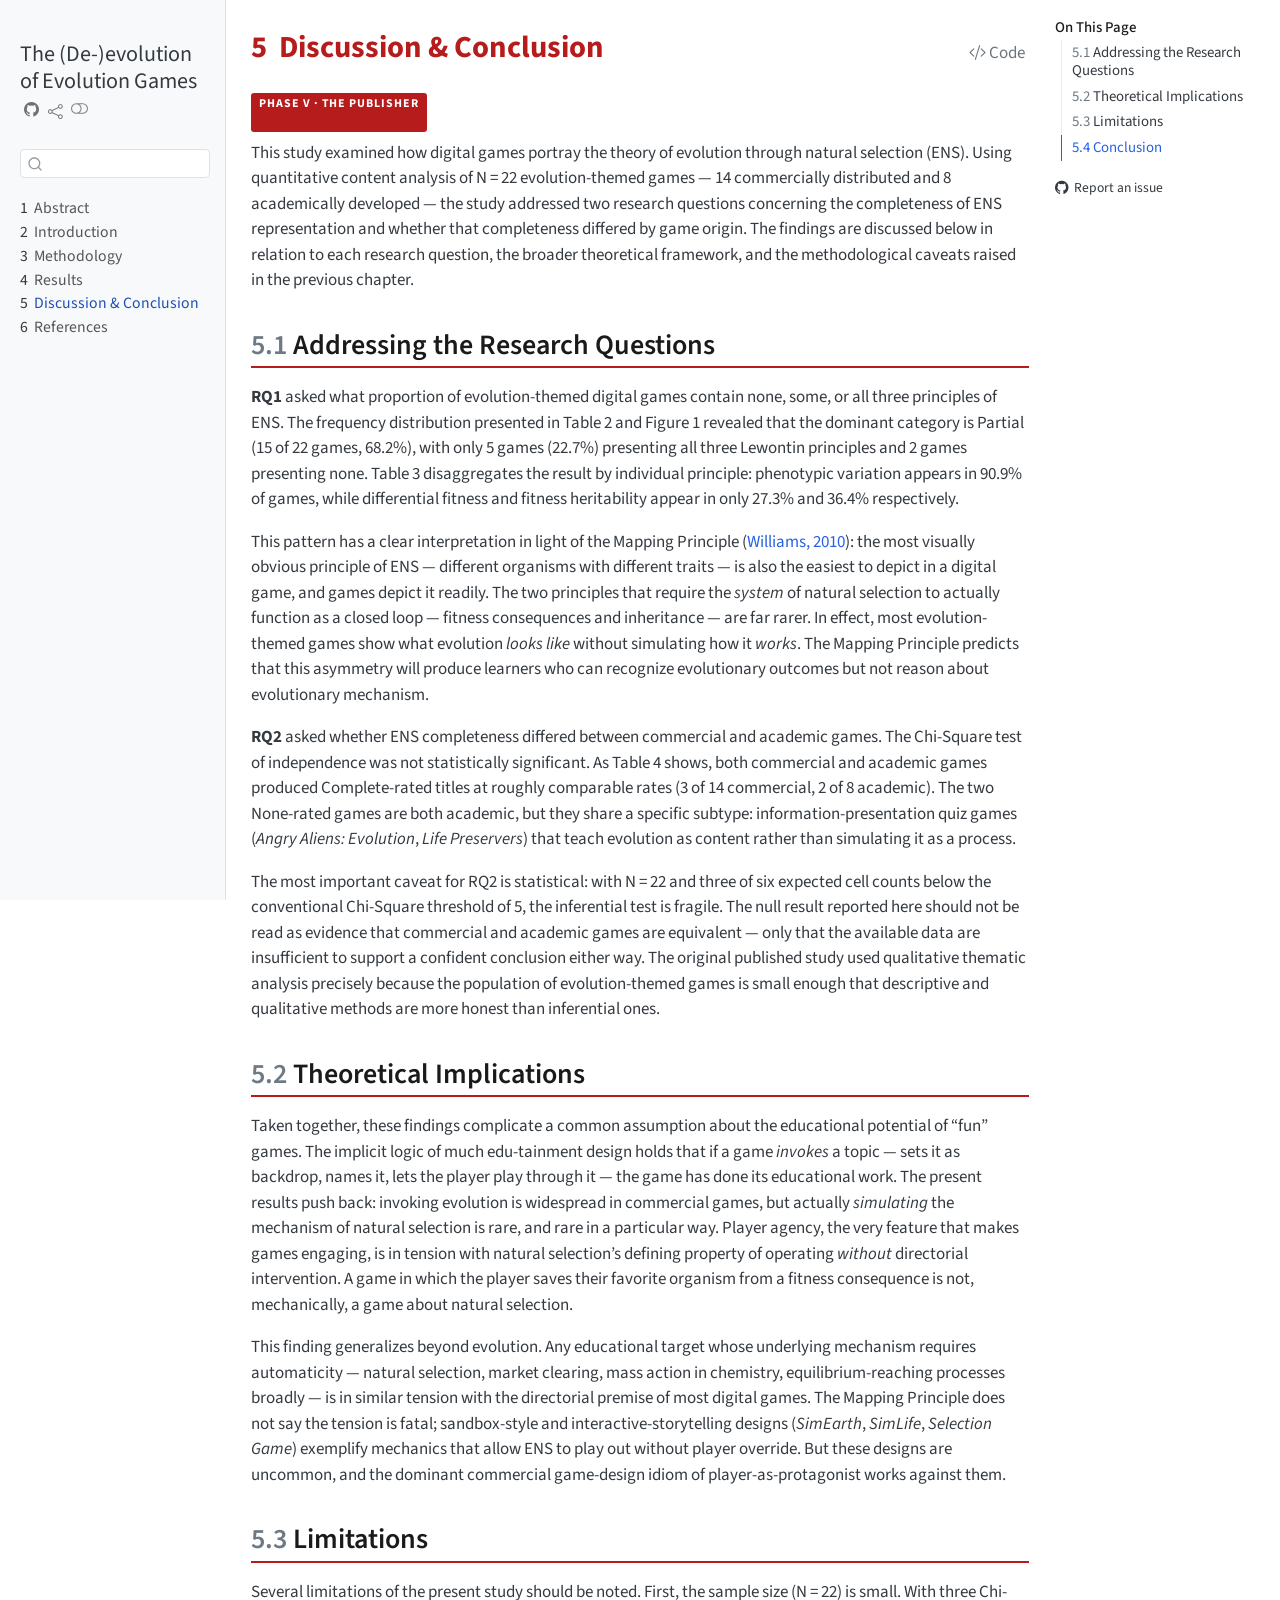
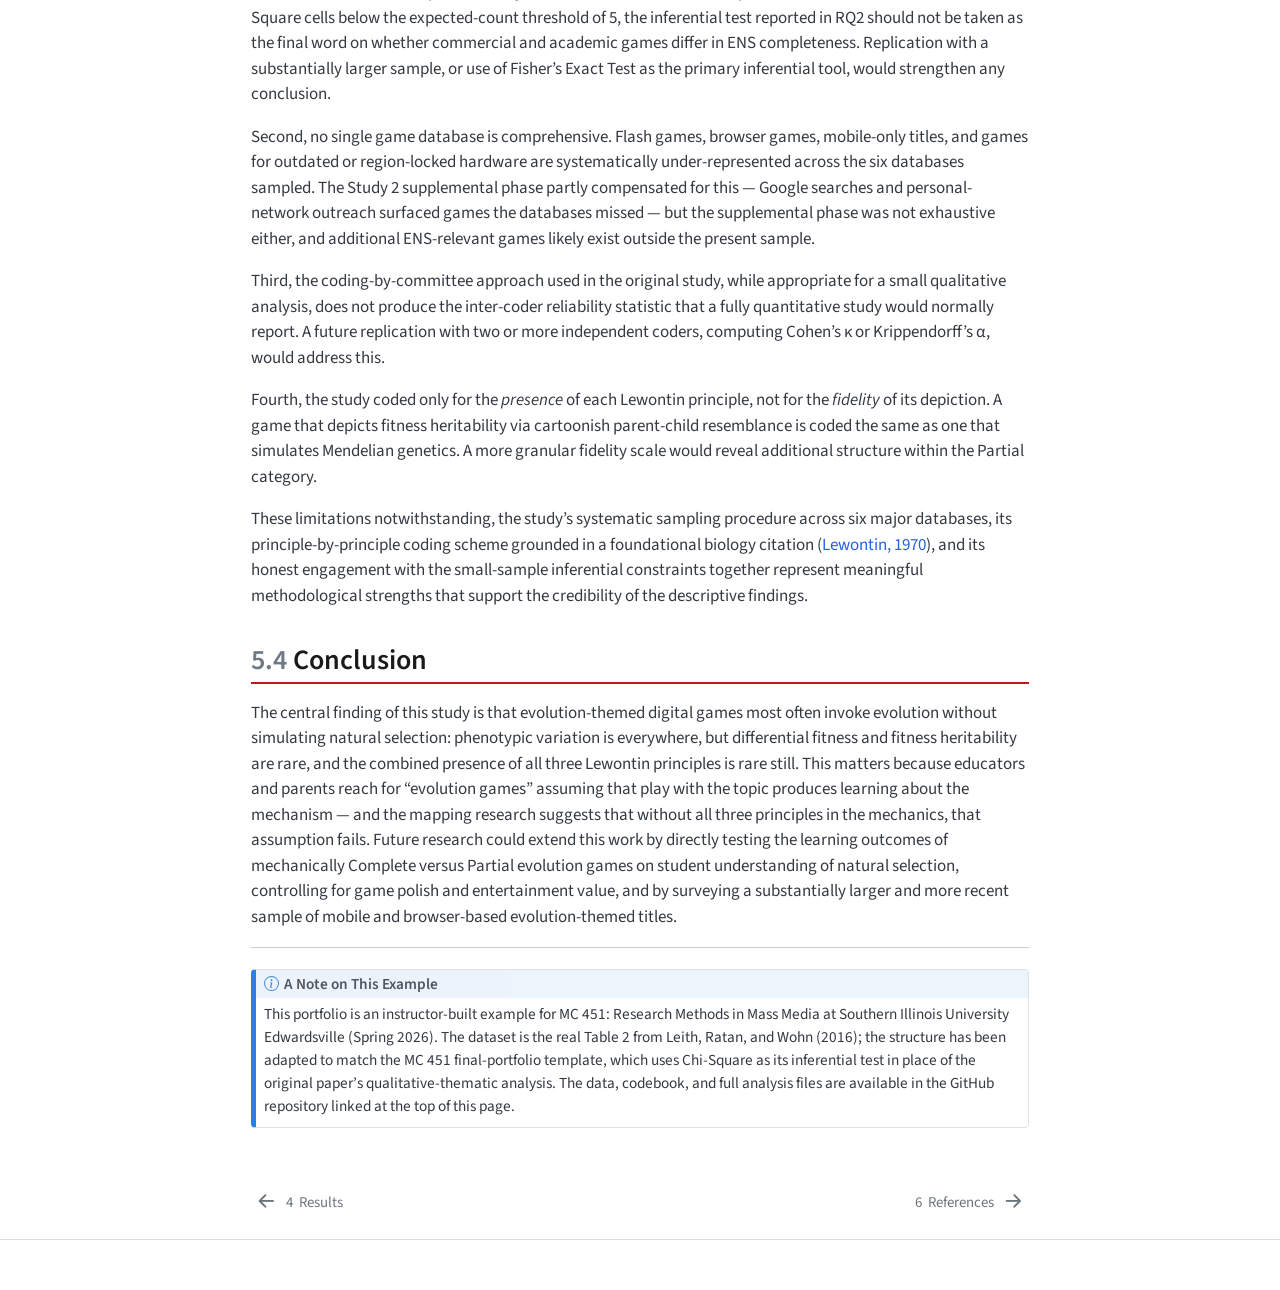
<file: docs/04-discussion.html>
<!DOCTYPE html>
<html xmlns="http://www.w3.org/1999/xhtml" lang="en" xml:lang="en"><head>

<meta charset="utf-8">
<meta name="generator" content="quarto-1.8.23">

<meta name="viewport" content="width=device-width, initial-scale=1.0, user-scalable=yes">

<meta name="description" content="MC 451 Final Portfolio Example — Research Methods in Mass Media, Spring 2026. Adapted from Leith, Ratan, &amp; Wohn (2016).">

<title>5&nbsp; Discussion &amp; Conclusion – The (De-)evolution of Evolution Games</title>
<style>
code{white-space: pre-wrap;}
span.smallcaps{font-variant: small-caps;}
div.columns{display: flex; gap: min(4vw, 1.5em);}
div.column{flex: auto; overflow-x: auto;}
div.hanging-indent{margin-left: 1.5em; text-indent: -1.5em;}
ul.task-list{list-style: none;}
ul.task-list li input[type="checkbox"] {
  width: 0.8em;
  margin: 0 0.8em 0.2em -1em; /* quarto-specific, see https://github.com/quarto-dev/quarto-cli/issues/4556 */ 
  vertical-align: middle;
}
/* CSS for syntax highlighting */
html { -webkit-text-size-adjust: 100%; }
pre > code.sourceCode { white-space: pre; position: relative; }
pre > code.sourceCode > span { display: inline-block; line-height: 1.25; }
pre > code.sourceCode > span:empty { height: 1.2em; }
.sourceCode { overflow: visible; }
code.sourceCode > span { color: inherit; text-decoration: inherit; }
div.sourceCode { margin: 1em 0; }
pre.sourceCode { margin: 0; }
@media screen {
div.sourceCode { overflow: auto; }
}
@media print {
pre > code.sourceCode { white-space: pre-wrap; }
pre > code.sourceCode > span { text-indent: -5em; padding-left: 5em; }
}
pre.numberSource code
  { counter-reset: source-line 0; }
pre.numberSource code > span
  { position: relative; left: -4em; counter-increment: source-line; }
pre.numberSource code > span > a:first-child::before
  { content: counter(source-line);
    position: relative; left: -1em; text-align: right; vertical-align: baseline;
    border: none; display: inline-block;
    -webkit-touch-callout: none; -webkit-user-select: none;
    -khtml-user-select: none; -moz-user-select: none;
    -ms-user-select: none; user-select: none;
    padding: 0 4px; width: 4em;
  }
pre.numberSource { margin-left: 3em;  padding-left: 4px; }
div.sourceCode
  {   }
@media screen {
pre > code.sourceCode > span > a:first-child::before { text-decoration: underline; }
}
/* CSS for citations */
div.csl-bib-body { }
div.csl-entry {
  clear: both;
  margin-bottom: 0em;
}
.hanging-indent div.csl-entry {
  margin-left:2em;
  text-indent:-2em;
}
div.csl-left-margin {
  min-width:2em;
  float:left;
}
div.csl-right-inline {
  margin-left:2em;
  padding-left:1em;
}
div.csl-indent {
  margin-left: 2em;
}</style>


<script src="site_libs/quarto-nav/quarto-nav.js"></script>
<script src="site_libs/quarto-nav/headroom.min.js"></script>
<script src="site_libs/clipboard/clipboard.min.js"></script>
<script src="site_libs/quarto-search/autocomplete.umd.js"></script>
<script src="site_libs/quarto-search/fuse.min.js"></script>
<script src="site_libs/quarto-search/quarto-search.js"></script>
<meta name="quarto:offset" content="./">
<link href="./references.html" rel="next">
<link href="./03-results.html" rel="prev">
<script src="site_libs/quarto-html/quarto.js" type="module"></script>
<script src="site_libs/quarto-html/tabsets/tabsets.js" type="module"></script>
<script src="site_libs/quarto-html/axe/axe-check.js" type="module"></script>
<script src="site_libs/quarto-html/popper.min.js"></script>
<script src="site_libs/quarto-html/tippy.umd.min.js"></script>
<script src="site_libs/quarto-html/anchor.min.js"></script>
<link href="site_libs/quarto-html/tippy.css" rel="stylesheet">
<link href="site_libs/quarto-html/quarto-syntax-highlighting-04c7ee197ec4d7edf3c29ccb71f7023e.css" rel="stylesheet" class="quarto-color-scheme" id="quarto-text-highlighting-styles">
<link href="site_libs/quarto-html/quarto-syntax-highlighting-dark-6e03bc272f1cdef1d8296ac38e217ebd.css" rel="stylesheet" class="quarto-color-scheme quarto-color-alternate" id="quarto-text-highlighting-styles">
<link href="site_libs/quarto-html/quarto-syntax-highlighting-04c7ee197ec4d7edf3c29ccb71f7023e.css" rel="stylesheet" class="quarto-color-scheme-extra" id="quarto-text-highlighting-styles">
<script src="site_libs/bootstrap/bootstrap.min.js"></script>
<link href="site_libs/bootstrap/bootstrap-icons.css" rel="stylesheet">
<link href="site_libs/bootstrap/bootstrap-946de8a308338c64ca9885133125b164.min.css" rel="stylesheet" append-hash="true" class="quarto-color-scheme" id="quarto-bootstrap" data-mode="light">
<link href="site_libs/bootstrap/bootstrap-dark-f1e5e74cfafc599a9be8cc5c50b80530.min.css" rel="stylesheet" append-hash="true" class="quarto-color-scheme quarto-color-alternate" id="quarto-bootstrap" data-mode="dark">
<link href="site_libs/bootstrap/bootstrap-946de8a308338c64ca9885133125b164.min.css" rel="stylesheet" append-hash="true" class="quarto-color-scheme-extra" id="quarto-bootstrap" data-mode="light">
<script id="quarto-search-options" type="application/json">{
  "location": "sidebar",
  "copy-button": false,
  "collapse-after": 3,
  "panel-placement": "start",
  "type": "textbox",
  "limit": 50,
  "keyboard-shortcut": [
    "f",
    "/",
    "s"
  ],
  "show-item-context": false,
  "language": {
    "search-no-results-text": "No results",
    "search-matching-documents-text": "matching documents",
    "search-copy-link-title": "Copy link to search",
    "search-hide-matches-text": "Hide additional matches",
    "search-more-match-text": "more match in this document",
    "search-more-matches-text": "more matches in this document",
    "search-clear-button-title": "Clear",
    "search-text-placeholder": "",
    "search-detached-cancel-button-title": "Cancel",
    "search-submit-button-title": "Submit",
    "search-label": "Search"
  }
}</script>
<style>html{ scroll-behavior: smooth; }</style>


<link rel="stylesheet" href="custom.css">
</head>

<body class="nav-sidebar docked quarto-light"><script id="quarto-html-before-body" type="application/javascript">
    const toggleBodyColorMode = (bsSheetEl) => {
      const mode = bsSheetEl.getAttribute("data-mode");
      const bodyEl = window.document.querySelector("body");
      if (mode === "dark") {
        bodyEl.classList.add("quarto-dark");
        bodyEl.classList.remove("quarto-light");
      } else {
        bodyEl.classList.add("quarto-light");
        bodyEl.classList.remove("quarto-dark");
      }
    }
    const toggleBodyColorPrimary = () => {
      const bsSheetEl = window.document.querySelector("link#quarto-bootstrap:not([rel=disabled-stylesheet])");
      if (bsSheetEl) {
        toggleBodyColorMode(bsSheetEl);
      }
    }
    const setColorSchemeToggle = (alternate) => {
      const toggles = window.document.querySelectorAll('.quarto-color-scheme-toggle');
      for (let i=0; i < toggles.length; i++) {
        const toggle = toggles[i];
        if (toggle) {
          if (alternate) {
            toggle.classList.add("alternate");
          } else {
            toggle.classList.remove("alternate");
          }
        }
      }
    };
    const toggleColorMode = (alternate) => {
      // Switch the stylesheets
      const primaryStylesheets = window.document.querySelectorAll('link.quarto-color-scheme:not(.quarto-color-alternate)');
      const alternateStylesheets = window.document.querySelectorAll('link.quarto-color-scheme.quarto-color-alternate');
      manageTransitions('#quarto-margin-sidebar .nav-link', false);
      if (alternate) {
        // note: dark is layered on light, we don't disable primary!
        enableStylesheet(alternateStylesheets);
        for (const sheetNode of alternateStylesheets) {
          if (sheetNode.id === "quarto-bootstrap") {
            toggleBodyColorMode(sheetNode);
          }
        }
      } else {
        disableStylesheet(alternateStylesheets);
        enableStylesheet(primaryStylesheets)
        toggleBodyColorPrimary();
      }
      manageTransitions('#quarto-margin-sidebar .nav-link', true);
      // Switch the toggles
      setColorSchemeToggle(alternate)
      // Hack to workaround the fact that safari doesn't
      // properly recolor the scrollbar when toggling (#1455)
      if (navigator.userAgent.indexOf('Safari') > 0 && navigator.userAgent.indexOf('Chrome') == -1) {
        manageTransitions("body", false);
        window.scrollTo(0, 1);
        setTimeout(() => {
          window.scrollTo(0, 0);
          manageTransitions("body", true);
        }, 40);
      }
    }
    const disableStylesheet = (stylesheets) => {
      for (let i=0; i < stylesheets.length; i++) {
        const stylesheet = stylesheets[i];
        stylesheet.rel = 'disabled-stylesheet';
      }
    }
    const enableStylesheet = (stylesheets) => {
      for (let i=0; i < stylesheets.length; i++) {
        const stylesheet = stylesheets[i];
        if(stylesheet.rel !== 'stylesheet') { // for Chrome, which will still FOUC without this check
          stylesheet.rel = 'stylesheet';
        }
      }
    }
    const manageTransitions = (selector, allowTransitions) => {
      const els = window.document.querySelectorAll(selector);
      for (let i=0; i < els.length; i++) {
        const el = els[i];
        if (allowTransitions) {
          el.classList.remove('notransition');
        } else {
          el.classList.add('notransition');
        }
      }
    }
    const isFileUrl = () => {
      return window.location.protocol === 'file:';
    }
    const hasAlternateSentinel = () => {
      let styleSentinel = getColorSchemeSentinel();
      if (styleSentinel !== null) {
        return styleSentinel === "alternate";
      } else {
        return false;
      }
    }
    const setStyleSentinel = (alternate) => {
      const value = alternate ? "alternate" : "default";
      if (!isFileUrl()) {
        window.localStorage.setItem("quarto-color-scheme", value);
      } else {
        localAlternateSentinel = value;
      }
    }
    const getColorSchemeSentinel = () => {
      if (!isFileUrl()) {
        const storageValue = window.localStorage.getItem("quarto-color-scheme");
        return storageValue != null ? storageValue : localAlternateSentinel;
      } else {
        return localAlternateSentinel;
      }
    }
    const toggleGiscusIfUsed = (isAlternate, darkModeDefault) => {
      const baseTheme = document.querySelector('#giscus-base-theme')?.value ?? 'light';
      const alternateTheme = document.querySelector('#giscus-alt-theme')?.value ?? 'dark';
      let newTheme = '';
      if(authorPrefersDark) {
        newTheme = isAlternate ? baseTheme : alternateTheme;
      } else {
        newTheme = isAlternate ? alternateTheme : baseTheme;
      }
      const changeGiscusTheme = () => {
        // From: https://github.com/giscus/giscus/issues/336
        const sendMessage = (message) => {
          const iframe = document.querySelector('iframe.giscus-frame');
          if (!iframe) return;
          iframe.contentWindow.postMessage({ giscus: message }, 'https://giscus.app');
        }
        sendMessage({
          setConfig: {
            theme: newTheme
          }
        });
      }
      const isGiscussLoaded = window.document.querySelector('iframe.giscus-frame') !== null;
      if (isGiscussLoaded) {
        changeGiscusTheme();
      }
    };
    const authorPrefersDark = false;
    const darkModeDefault = authorPrefersDark;
      document.querySelector('link#quarto-text-highlighting-styles.quarto-color-scheme-extra').rel = 'disabled-stylesheet';
      document.querySelector('link#quarto-bootstrap.quarto-color-scheme-extra').rel = 'disabled-stylesheet';
    let localAlternateSentinel = darkModeDefault ? 'alternate' : 'default';
    // Dark / light mode switch
    window.quartoToggleColorScheme = () => {
      // Read the current dark / light value
      let toAlternate = !hasAlternateSentinel();
      toggleColorMode(toAlternate);
      setStyleSentinel(toAlternate);
      toggleGiscusIfUsed(toAlternate, darkModeDefault);
      window.dispatchEvent(new Event('resize'));
    };
    // Switch to dark mode if need be
    if (hasAlternateSentinel()) {
      toggleColorMode(true);
    } else {
      toggleColorMode(false);
    }
  </script>

<div id="quarto-search-results"></div>
  <header id="quarto-header" class="headroom fixed-top">
  <nav class="quarto-secondary-nav">
    <div class="container-fluid d-flex">
      <button type="button" class="quarto-btn-toggle btn" data-bs-toggle="collapse" role="button" data-bs-target=".quarto-sidebar-collapse-item" aria-controls="quarto-sidebar" aria-expanded="false" aria-label="Toggle sidebar navigation" onclick="if (window.quartoToggleHeadroom) { window.quartoToggleHeadroom(); }">
        <i class="bi bi-layout-text-sidebar-reverse"></i>
      </button>
        <nav class="quarto-page-breadcrumbs" aria-label="breadcrumb"><ol class="breadcrumb"><li class="breadcrumb-item"><a href="./04-discussion.html"><span class="chapter-number">5</span>&nbsp; <span class="chapter-title">Discussion &amp; Conclusion</span></a></li></ol></nav>
        <a class="flex-grow-1" role="navigation" data-bs-toggle="collapse" data-bs-target=".quarto-sidebar-collapse-item" aria-controls="quarto-sidebar" aria-expanded="false" aria-label="Toggle sidebar navigation" onclick="if (window.quartoToggleHeadroom) { window.quartoToggleHeadroom(); }">      
        </a>
      <button type="button" class="btn quarto-search-button" aria-label="Search" onclick="window.quartoOpenSearch();">
        <i class="bi bi-search"></i>
      </button>
    </div>
  </nav>
</header>
<!-- content -->
<div id="quarto-content" class="quarto-container page-columns page-rows-contents page-layout-article">
<!-- sidebar -->
  <nav id="quarto-sidebar" class="sidebar collapse collapse-horizontal quarto-sidebar-collapse-item sidebar-navigation docked overflow-auto">
    <div class="pt-lg-2 mt-2 text-left sidebar-header sidebar-header-stacked">
      <a href="./index.html" class="sidebar-logo-link">
      </a>
    <div class="sidebar-title mb-0 py-0">
      <a href="./">The (De-)evolution of Evolution Games</a> 
        <div class="sidebar-tools-main tools-wide">
    <a href="https://github.com/YOUR-USERNAME/YOUR-REPO-NAME" title="Source Code" class="quarto-navigation-tool px-1" aria-label="Source Code"><i class="bi bi-github"></i></a>
    <div class="dropdown">
      <a href="" title="Share" id="quarto-navigation-tool-dropdown-0" class="quarto-navigation-tool dropdown-toggle px-1" data-bs-toggle="dropdown" aria-expanded="false" role="link" aria-label="Share"><i class="bi bi-share"></i></a>
      <ul class="dropdown-menu" aria-labelledby="quarto-navigation-tool-dropdown-0">
          <li>
            <a class="dropdown-item sidebar-tools-main-item" href="https://twitter.com/intent/tweet?url=|url|">
              <i class="bi bi-twitter pe-1"></i>
            Twitter
            </a>
          </li>
          <li>
            <a class="dropdown-item sidebar-tools-main-item" href="https://www.linkedin.com/sharing/share-offsite/?url=|url|">
              <i class="bi bi-linkedin pe-1"></i>
            LinkedIn
            </a>
          </li>
      </ul>
    </div>
  <a href="" class="quarto-color-scheme-toggle quarto-navigation-tool  px-1" onclick="window.quartoToggleColorScheme(); return false;" title="Toggle dark mode"><i class="bi"></i></a>
</div>
    </div>
      </div>
        <div class="mt-2 flex-shrink-0 align-items-center">
        <div class="sidebar-search">
        <div id="quarto-search" class="" title="Search"></div>
        </div>
        </div>
    <div class="sidebar-menu-container"> 
    <ul class="list-unstyled mt-1">
        <li class="sidebar-item">
  <div class="sidebar-item-container"> 
  <a href="./index.html" class="sidebar-item-text sidebar-link">
 <span class="menu-text"><span class="chapter-number">1</span>&nbsp; <span class="chapter-title">Abstract</span></span></a>
  </div>
</li>
        <li class="sidebar-item">
  <div class="sidebar-item-container"> 
  <a href="./01-introduction.html" class="sidebar-item-text sidebar-link">
 <span class="menu-text"><span class="chapter-number">2</span>&nbsp; <span class="chapter-title">Introduction</span></span></a>
  </div>
</li>
        <li class="sidebar-item">
  <div class="sidebar-item-container"> 
  <a href="./02-methodology.html" class="sidebar-item-text sidebar-link">
 <span class="menu-text"><span class="chapter-number">3</span>&nbsp; <span class="chapter-title">Methodology</span></span></a>
  </div>
</li>
        <li class="sidebar-item">
  <div class="sidebar-item-container"> 
  <a href="./03-results.html" class="sidebar-item-text sidebar-link">
 <span class="menu-text"><span class="chapter-number">4</span>&nbsp; <span class="chapter-title">Results</span></span></a>
  </div>
</li>
        <li class="sidebar-item">
  <div class="sidebar-item-container"> 
  <a href="./04-discussion.html" class="sidebar-item-text sidebar-link active">
 <span class="menu-text"><span class="chapter-number">5</span>&nbsp; <span class="chapter-title">Discussion &amp; Conclusion</span></span></a>
  </div>
</li>
        <li class="sidebar-item">
  <div class="sidebar-item-container"> 
  <a href="./references.html" class="sidebar-item-text sidebar-link">
 <span class="menu-text"><span class="chapter-number">6</span>&nbsp; <span class="chapter-title">References</span></span></a>
  </div>
</li>
    </ul>
    </div>
</nav>
<div id="quarto-sidebar-glass" class="quarto-sidebar-collapse-item" data-bs-toggle="collapse" data-bs-target=".quarto-sidebar-collapse-item"></div>
<!-- margin-sidebar -->
    <div id="quarto-margin-sidebar" class="sidebar margin-sidebar">
        <nav id="TOC" role="doc-toc" class="toc-active">
    <h2 id="toc-title">On This Page</h2>
   
  <ul>
  <li><a href="#addressing-the-research-questions" id="toc-addressing-the-research-questions" class="nav-link active" data-scroll-target="#addressing-the-research-questions"><span class="header-section-number">5.1</span> Addressing the Research Questions</a></li>
  <li><a href="#theoretical-implications" id="toc-theoretical-implications" class="nav-link" data-scroll-target="#theoretical-implications"><span class="header-section-number">5.2</span> Theoretical Implications</a></li>
  <li><a href="#limitations" id="toc-limitations" class="nav-link" data-scroll-target="#limitations"><span class="header-section-number">5.3</span> Limitations</a></li>
  <li><a href="#conclusion" id="toc-conclusion" class="nav-link" data-scroll-target="#conclusion"><span class="header-section-number">5.4</span> Conclusion</a></li>
  </ul>
<div class="toc-actions"><ul><li><a href="https://github.com/YOUR-USERNAME/YOUR-REPO-NAME/issues/new" class="toc-action"><i class="bi bi-github"></i>Report an issue</a></li></ul></div></nav>
    </div>
<!-- main -->
<main class="content" id="quarto-document-content">


<header id="title-block-header" class="quarto-title-block default">
<div class="quarto-title">
<div class="quarto-title-block"><div><h1 class="title"><span class="chapter-number">5</span>&nbsp; <span class="chapter-title">Discussion &amp; Conclusion</span></h1><button type="button" class="btn code-tools-button" id="quarto-code-tools-source"><i class="bi"></i> Code</button></div></div>
</div>



<div class="quarto-title-meta">

    
  
    
  </div>
  


</header>


<div class="section-badge">
<p>Phase V · The Publisher</p>
</div>
<p>This study examined how digital games portray the theory of evolution through natural selection (ENS). Using quantitative content analysis of N = 22 evolution-themed games — 14 commercially distributed and 8 academically developed — the study addressed two research questions concerning the completeness of ENS representation and whether that completeness differed by game origin. The findings are discussed below in relation to each research question, the broader theoretical framework, and the methodological caveats raised in the previous chapter.</p>
<section id="addressing-the-research-questions" class="level2" data-number="5.1">
<h2 data-number="5.1" class="anchored" data-anchor-id="addressing-the-research-questions"><span class="header-section-number">5.1</span> Addressing the Research Questions</h2>
<p><strong>RQ1</strong> asked what proportion of evolution-themed digital games contain none, some, or all three principles of ENS. The frequency distribution presented in Table 2 and Figure 1 revealed that the dominant category is Partial (15 of 22 games, 68.2%), with only 5 games (22.7%) presenting all three Lewontin principles and 2 games presenting none. Table 3 disaggregates the result by individual principle: phenotypic variation appears in 90.9% of games, while differential fitness and fitness heritability appear in only 27.3% and 36.4% respectively.</p>
<p>This pattern has a clear interpretation in light of the Mapping Principle <span class="citation" data-cites="Williams2010">(<a href="references.html#ref-Williams2010" role="doc-biblioref">Williams, 2010</a>)</span>: the most visually obvious principle of ENS — different organisms with different traits — is also the easiest to depict in a digital game, and games depict it readily. The two principles that require the <em>system</em> of natural selection to actually function as a closed loop — fitness consequences and inheritance — are far rarer. In effect, most evolution-themed games show what evolution <em>looks like</em> without simulating how it <em>works</em>. The Mapping Principle predicts that this asymmetry will produce learners who can recognize evolutionary outcomes but not reason about evolutionary mechanism.</p>
<p><strong>RQ2</strong> asked whether ENS completeness differed between commercial and academic games. The Chi-Square test of independence was not statistically significant. As Table 4 shows, both commercial and academic games produced Complete-rated titles at roughly comparable rates (3 of 14 commercial, 2 of 8 academic). The two None-rated games are both academic, but they share a specific subtype: information-presentation quiz games (<em>Angry Aliens: Evolution</em>, <em>Life Preservers</em>) that teach evolution as content rather than simulating it as a process.</p>
<p>The most important caveat for RQ2 is statistical: with N = 22 and three of six expected cell counts below the conventional Chi-Square threshold of 5, the inferential test is fragile. The null result reported here should not be read as evidence that commercial and academic games are equivalent — only that the available data are insufficient to support a confident conclusion either way. The original published study used qualitative thematic analysis precisely because the population of evolution-themed games is small enough that descriptive and qualitative methods are more honest than inferential ones.</p>
</section>
<section id="theoretical-implications" class="level2" data-number="5.2">
<h2 data-number="5.2" class="anchored" data-anchor-id="theoretical-implications"><span class="header-section-number">5.2</span> Theoretical Implications</h2>
<p>Taken together, these findings complicate a common assumption about the educational potential of “fun” games. The implicit logic of much edu-tainment design holds that if a game <em>invokes</em> a topic — sets it as backdrop, names it, lets the player play through it — the game has done its educational work. The present results push back: invoking evolution is widespread in commercial games, but actually <em>simulating</em> the mechanism of natural selection is rare, and rare in a particular way. Player agency, the very feature that makes games engaging, is in tension with natural selection’s defining property of operating <em>without</em> directorial intervention. A game in which the player saves their favorite organism from a fitness consequence is not, mechanically, a game about natural selection.</p>
<p>This finding generalizes beyond evolution. Any educational target whose underlying mechanism requires automaticity — natural selection, market clearing, mass action in chemistry, equilibrium-reaching processes broadly — is in similar tension with the directorial premise of most digital games. The Mapping Principle does not say the tension is fatal; sandbox-style and interactive-storytelling designs (<em>SimEarth</em>, <em>SimLife</em>, <em>Selection Game</em>) exemplify mechanics that allow ENS to play out without player override. But these designs are uncommon, and the dominant commercial game-design idiom of player-as-protagonist works against them.</p>
</section>
<section id="limitations" class="level2" data-number="5.3">
<h2 data-number="5.3" class="anchored" data-anchor-id="limitations"><span class="header-section-number">5.3</span> Limitations</h2>
<p>Several limitations of the present study should be noted. First, the sample size (N = 22) is small. With three Chi-Square cells below the expected-count threshold of 5, the inferential test reported in RQ2 should not be taken as the final word on whether commercial and academic games differ in ENS completeness. Replication with a substantially larger sample, or use of Fisher’s Exact Test as the primary inferential tool, would strengthen any conclusion.</p>
<p>Second, no single game database is comprehensive. Flash games, browser games, mobile-only titles, and games for outdated or region-locked hardware are systematically under-represented across the six databases sampled. The Study 2 supplemental phase partly compensated for this — Google searches and personal-network outreach surfaced games the databases missed — but the supplemental phase was not exhaustive either, and additional ENS-relevant games likely exist outside the present sample.</p>
<p>Third, the coding-by-committee approach used in the original study, while appropriate for a small qualitative analysis, does not produce the inter-coder reliability statistic that a fully quantitative study would normally report. A future replication with two or more independent coders, computing Cohen’s κ or Krippendorff’s α, would address this.</p>
<p>Fourth, the study coded only for the <em>presence</em> of each Lewontin principle, not for the <em>fidelity</em> of its depiction. A game that depicts fitness heritability via cartoonish parent-child resemblance is coded the same as one that simulates Mendelian genetics. A more granular fidelity scale would reveal additional structure within the Partial category.</p>
<p>These limitations notwithstanding, the study’s systematic sampling procedure across six major databases, its principle-by-principle coding scheme grounded in a foundational biology citation <span class="citation" data-cites="Lewontin1970">(<a href="references.html#ref-Lewontin1970" role="doc-biblioref">Lewontin, 1970</a>)</span>, and its honest engagement with the small-sample inferential constraints together represent meaningful methodological strengths that support the credibility of the descriptive findings.</p>
</section>
<section id="conclusion" class="level2" data-number="5.4">
<h2 data-number="5.4" class="anchored" data-anchor-id="conclusion"><span class="header-section-number">5.4</span> Conclusion</h2>
<p>The central finding of this study is that evolution-themed digital games most often invoke evolution without simulating natural selection: phenotypic variation is everywhere, but differential fitness and fitness heritability are rare, and the combined presence of all three Lewontin principles is rare still. This matters because educators and parents reach for “evolution games” assuming that play with the topic produces learning about the mechanism — and the mapping research suggests that without all three principles in the mechanics, that assumption fails. Future research could extend this work by directly testing the learning outcomes of mechanically Complete versus Partial evolution games on student understanding of natural selection, controlling for game polish and entertainment value, and by surveying a substantially larger and more recent sample of mobile and browser-based evolution-themed titles.</p>
<hr>
<div class="callout callout-style-default callout-note callout-titled">
<div class="callout-header d-flex align-content-center">
<div class="callout-icon-container">
<i class="callout-icon"></i>
</div>
<div class="callout-title-container flex-fill">
<span class="screen-reader-only">Note</span>A Note on This Example
</div>
</div>
<div class="callout-body-container callout-body">
<p>This portfolio is an instructor-built example for MC 451: Research Methods in Mass Media at Southern Illinois University Edwardsville (Spring 2026). The dataset is the real Table 2 from Leith, Ratan, and Wohn (2016); the structure has been adapted to match the MC 451 final-portfolio template, which uses Chi-Square as its inferential test in place of the original paper’s qualitative-thematic analysis. The data, codebook, and full analysis files are available in the GitHub repository linked at the top of this page.</p>
</div>
</div>


<!-- -->

<div id="refs" class="references csl-bib-body hanging-indent" data-entry-spacing="0" data-line-spacing="2" role="list" style="display: none">
<div id="ref-Lewontin1970" class="csl-entry" role="listitem">
Lewontin, R. C. (1970). The units of selection. <em>Annual Review of Ecology and Systematics</em>, <em>1</em>, 1–18.
</div>
<div id="ref-Williams2010" class="csl-entry" role="listitem">
Williams, D. (2010). The mapping principle, and a research framework for virtual worlds. <em>Communication Theory</em>, <em>20</em>, 451–470.
</div>
</div>
</section>

</main> <!-- /main -->
<script id="quarto-html-after-body" type="application/javascript">
  window.document.addEventListener("DOMContentLoaded", function (event) {
    // Ensure there is a toggle, if there isn't float one in the top right
    if (window.document.querySelector('.quarto-color-scheme-toggle') === null) {
      const a = window.document.createElement('a');
      a.classList.add('top-right');
      a.classList.add('quarto-color-scheme-toggle');
      a.href = "";
      a.onclick = function() { try { window.quartoToggleColorScheme(); } catch {} return false; };
      const i = window.document.createElement("i");
      i.classList.add('bi');
      a.appendChild(i);
      window.document.body.appendChild(a);
    }
    setColorSchemeToggle(hasAlternateSentinel())
    const icon = "";
    const anchorJS = new window.AnchorJS();
    anchorJS.options = {
      placement: 'right',
      icon: icon
    };
    anchorJS.add('.anchored');
    const isCodeAnnotation = (el) => {
      for (const clz of el.classList) {
        if (clz.startsWith('code-annotation-')) {                     
          return true;
        }
      }
      return false;
    }
    const onCopySuccess = function(e) {
      // button target
      const button = e.trigger;
      // don't keep focus
      button.blur();
      // flash "checked"
      button.classList.add('code-copy-button-checked');
      var currentTitle = button.getAttribute("title");
      button.setAttribute("title", "Copied!");
      let tooltip;
      if (window.bootstrap) {
        button.setAttribute("data-bs-toggle", "tooltip");
        button.setAttribute("data-bs-placement", "left");
        button.setAttribute("data-bs-title", "Copied!");
        tooltip = new bootstrap.Tooltip(button, 
          { trigger: "manual", 
            customClass: "code-copy-button-tooltip",
            offset: [0, -8]});
        tooltip.show();    
      }
      setTimeout(function() {
        if (tooltip) {
          tooltip.hide();
          button.removeAttribute("data-bs-title");
          button.removeAttribute("data-bs-toggle");
          button.removeAttribute("data-bs-placement");
        }
        button.setAttribute("title", currentTitle);
        button.classList.remove('code-copy-button-checked');
      }, 1000);
      // clear code selection
      e.clearSelection();
    }
    const getTextToCopy = function(trigger) {
      const outerScaffold = trigger.parentElement.cloneNode(true);
      const codeEl = outerScaffold.querySelector('code');
      for (const childEl of codeEl.children) {
        if (isCodeAnnotation(childEl)) {
          childEl.remove();
        }
      }
      return codeEl.innerText;
    }
    const clipboard = new window.ClipboardJS('.code-copy-button:not([data-in-quarto-modal])', {
      text: getTextToCopy
    });
    clipboard.on('success', onCopySuccess);
    if (window.document.getElementById('quarto-embedded-source-code-modal')) {
      const clipboardModal = new window.ClipboardJS('.code-copy-button[data-in-quarto-modal]', {
        text: getTextToCopy,
        container: window.document.getElementById('quarto-embedded-source-code-modal')
      });
      clipboardModal.on('success', onCopySuccess);
    }
    const viewSource = window.document.getElementById('quarto-view-source') ||
                       window.document.getElementById('quarto-code-tools-source');
    if (viewSource) {
      const sourceUrl = viewSource.getAttribute("data-quarto-source-url");
      viewSource.addEventListener("click", function(e) {
        if (sourceUrl) {
          // rstudio viewer pane
          if (/\bcapabilities=\b/.test(window.location)) {
            window.open(sourceUrl);
          } else {
            window.location.href = sourceUrl;
          }
        } else {
          const modal = new bootstrap.Modal(document.getElementById('quarto-embedded-source-code-modal'));
          modal.show();
        }
        return false;
      });
    }
    function toggleCodeHandler(show) {
      return function(e) {
        const detailsSrc = window.document.querySelectorAll(".cell > details > .sourceCode");
        for (let i=0; i<detailsSrc.length; i++) {
          const details = detailsSrc[i].parentElement;
          if (show) {
            details.open = true;
          } else {
            details.removeAttribute("open");
          }
        }
        const cellCodeDivs = window.document.querySelectorAll(".cell > .sourceCode");
        const fromCls = show ? "hidden" : "unhidden";
        const toCls = show ? "unhidden" : "hidden";
        for (let i=0; i<cellCodeDivs.length; i++) {
          const codeDiv = cellCodeDivs[i];
          if (codeDiv.classList.contains(fromCls)) {
            codeDiv.classList.remove(fromCls);
            codeDiv.classList.add(toCls);
          } 
        }
        return false;
      }
    }
    const hideAllCode = window.document.getElementById("quarto-hide-all-code");
    if (hideAllCode) {
      hideAllCode.addEventListener("click", toggleCodeHandler(false));
    }
    const showAllCode = window.document.getElementById("quarto-show-all-code");
    if (showAllCode) {
      showAllCode.addEventListener("click", toggleCodeHandler(true));
    }
      var localhostRegex = new RegExp(/^(?:http|https):\/\/localhost\:?[0-9]*\//);
      var mailtoRegex = new RegExp(/^mailto:/);
        var filterRegex = new RegExp('/' + window.location.host + '/');
      var isInternal = (href) => {
          return filterRegex.test(href) || localhostRegex.test(href) || mailtoRegex.test(href);
      }
      // Inspect non-navigation links and adorn them if external
     var links = window.document.querySelectorAll('a[href]:not(.nav-link):not(.navbar-brand):not(.toc-action):not(.sidebar-link):not(.sidebar-item-toggle):not(.pagination-link):not(.no-external):not([aria-hidden]):not(.dropdown-item):not(.quarto-navigation-tool):not(.about-link)');
      for (var i=0; i<links.length; i++) {
        const link = links[i];
        if (!isInternal(link.href)) {
          // undo the damage that might have been done by quarto-nav.js in the case of
          // links that we want to consider external
          if (link.dataset.originalHref !== undefined) {
            link.href = link.dataset.originalHref;
          }
        }
      }
    function tippyHover(el, contentFn, onTriggerFn, onUntriggerFn) {
      const config = {
        allowHTML: true,
        maxWidth: 500,
        delay: 100,
        arrow: false,
        appendTo: function(el) {
            return el.parentElement;
        },
        interactive: true,
        interactiveBorder: 10,
        theme: 'quarto',
        placement: 'bottom-start',
      };
      if (contentFn) {
        config.content = contentFn;
      }
      if (onTriggerFn) {
        config.onTrigger = onTriggerFn;
      }
      if (onUntriggerFn) {
        config.onUntrigger = onUntriggerFn;
      }
      window.tippy(el, config); 
    }
    const noterefs = window.document.querySelectorAll('a[role="doc-noteref"]');
    for (var i=0; i<noterefs.length; i++) {
      const ref = noterefs[i];
      tippyHover(ref, function() {
        // use id or data attribute instead here
        let href = ref.getAttribute('data-footnote-href') || ref.getAttribute('href');
        try { href = new URL(href).hash; } catch {}
        const id = href.replace(/^#\/?/, "");
        const note = window.document.getElementById(id);
        if (note) {
          return note.innerHTML;
        } else {
          return "";
        }
      });
    }
    const xrefs = window.document.querySelectorAll('a.quarto-xref');
    const processXRef = (id, note) => {
      // Strip column container classes
      const stripColumnClz = (el) => {
        el.classList.remove("page-full", "page-columns");
        if (el.children) {
          for (const child of el.children) {
            stripColumnClz(child);
          }
        }
      }
      stripColumnClz(note)
      if (id === null || id.startsWith('sec-')) {
        // Special case sections, only their first couple elements
        const container = document.createElement("div");
        if (note.children && note.children.length > 2) {
          container.appendChild(note.children[0].cloneNode(true));
          for (let i = 1; i < note.children.length; i++) {
            const child = note.children[i];
            if (child.tagName === "P" && child.innerText === "") {
              continue;
            } else {
              container.appendChild(child.cloneNode(true));
              break;
            }
          }
          if (window.Quarto?.typesetMath) {
            window.Quarto.typesetMath(container);
          }
          return container.innerHTML
        } else {
          if (window.Quarto?.typesetMath) {
            window.Quarto.typesetMath(note);
          }
          return note.innerHTML;
        }
      } else {
        // Remove any anchor links if they are present
        const anchorLink = note.querySelector('a.anchorjs-link');
        if (anchorLink) {
          anchorLink.remove();
        }
        if (window.Quarto?.typesetMath) {
          window.Quarto.typesetMath(note);
        }
        if (note.classList.contains("callout")) {
          return note.outerHTML;
        } else {
          return note.innerHTML;
        }
      }
    }
    for (var i=0; i<xrefs.length; i++) {
      const xref = xrefs[i];
      tippyHover(xref, undefined, function(instance) {
        instance.disable();
        let url = xref.getAttribute('href');
        let hash = undefined; 
        if (url.startsWith('#')) {
          hash = url;
        } else {
          try { hash = new URL(url).hash; } catch {}
        }
        if (hash) {
          const id = hash.replace(/^#\/?/, "");
          const note = window.document.getElementById(id);
          if (note !== null) {
            try {
              const html = processXRef(id, note.cloneNode(true));
              instance.setContent(html);
            } finally {
              instance.enable();
              instance.show();
            }
          } else {
            // See if we can fetch this
            fetch(url.split('#')[0])
            .then(res => res.text())
            .then(html => {
              const parser = new DOMParser();
              const htmlDoc = parser.parseFromString(html, "text/html");
              const note = htmlDoc.getElementById(id);
              if (note !== null) {
                const html = processXRef(id, note);
                instance.setContent(html);
              } 
            }).finally(() => {
              instance.enable();
              instance.show();
            });
          }
        } else {
          // See if we can fetch a full url (with no hash to target)
          // This is a special case and we should probably do some content thinning / targeting
          fetch(url)
          .then(res => res.text())
          .then(html => {
            const parser = new DOMParser();
            const htmlDoc = parser.parseFromString(html, "text/html");
            const note = htmlDoc.querySelector('main.content');
            if (note !== null) {
              // This should only happen for chapter cross references
              // (since there is no id in the URL)
              // remove the first header
              if (note.children.length > 0 && note.children[0].tagName === "HEADER") {
                note.children[0].remove();
              }
              const html = processXRef(null, note);
              instance.setContent(html);
            } 
          }).finally(() => {
            instance.enable();
            instance.show();
          });
        }
      }, function(instance) {
      });
    }
        let selectedAnnoteEl;
        const selectorForAnnotation = ( cell, annotation) => {
          let cellAttr = 'data-code-cell="' + cell + '"';
          let lineAttr = 'data-code-annotation="' +  annotation + '"';
          const selector = 'span[' + cellAttr + '][' + lineAttr + ']';
          return selector;
        }
        const selectCodeLines = (annoteEl) => {
          const doc = window.document;
          const targetCell = annoteEl.getAttribute("data-target-cell");
          const targetAnnotation = annoteEl.getAttribute("data-target-annotation");
          const annoteSpan = window.document.querySelector(selectorForAnnotation(targetCell, targetAnnotation));
          const lines = annoteSpan.getAttribute("data-code-lines").split(",");
          const lineIds = lines.map((line) => {
            return targetCell + "-" + line;
          })
          let top = null;
          let height = null;
          let parent = null;
          if (lineIds.length > 0) {
              //compute the position of the single el (top and bottom and make a div)
              const el = window.document.getElementById(lineIds[0]);
              top = el.offsetTop;
              height = el.offsetHeight;
              parent = el.parentElement.parentElement;
            if (lineIds.length > 1) {
              const lastEl = window.document.getElementById(lineIds[lineIds.length - 1]);
              const bottom = lastEl.offsetTop + lastEl.offsetHeight;
              height = bottom - top;
            }
            if (top !== null && height !== null && parent !== null) {
              // cook up a div (if necessary) and position it 
              let div = window.document.getElementById("code-annotation-line-highlight");
              if (div === null) {
                div = window.document.createElement("div");
                div.setAttribute("id", "code-annotation-line-highlight");
                div.style.position = 'absolute';
                parent.appendChild(div);
              }
              div.style.top = top - 2 + "px";
              div.style.height = height + 4 + "px";
              div.style.left = 0;
              let gutterDiv = window.document.getElementById("code-annotation-line-highlight-gutter");
              if (gutterDiv === null) {
                gutterDiv = window.document.createElement("div");
                gutterDiv.setAttribute("id", "code-annotation-line-highlight-gutter");
                gutterDiv.style.position = 'absolute';
                const codeCell = window.document.getElementById(targetCell);
                const gutter = codeCell.querySelector('.code-annotation-gutter');
                gutter.appendChild(gutterDiv);
              }
              gutterDiv.style.top = top - 2 + "px";
              gutterDiv.style.height = height + 4 + "px";
            }
            selectedAnnoteEl = annoteEl;
          }
        };
        const unselectCodeLines = () => {
          const elementsIds = ["code-annotation-line-highlight", "code-annotation-line-highlight-gutter"];
          elementsIds.forEach((elId) => {
            const div = window.document.getElementById(elId);
            if (div) {
              div.remove();
            }
          });
          selectedAnnoteEl = undefined;
        };
          // Handle positioning of the toggle
      window.addEventListener(
        "resize",
        throttle(() => {
          elRect = undefined;
          if (selectedAnnoteEl) {
            selectCodeLines(selectedAnnoteEl);
          }
        }, 10)
      );
      function throttle(fn, ms) {
      let throttle = false;
      let timer;
        return (...args) => {
          if(!throttle) { // first call gets through
              fn.apply(this, args);
              throttle = true;
          } else { // all the others get throttled
              if(timer) clearTimeout(timer); // cancel #2
              timer = setTimeout(() => {
                fn.apply(this, args);
                timer = throttle = false;
              }, ms);
          }
        };
      }
        // Attach click handler to the DT
        const annoteDls = window.document.querySelectorAll('dt[data-target-cell]');
        for (const annoteDlNode of annoteDls) {
          annoteDlNode.addEventListener('click', (event) => {
            const clickedEl = event.target;
            if (clickedEl !== selectedAnnoteEl) {
              unselectCodeLines();
              const activeEl = window.document.querySelector('dt[data-target-cell].code-annotation-active');
              if (activeEl) {
                activeEl.classList.remove('code-annotation-active');
              }
              selectCodeLines(clickedEl);
              clickedEl.classList.add('code-annotation-active');
            } else {
              // Unselect the line
              unselectCodeLines();
              clickedEl.classList.remove('code-annotation-active');
            }
          });
        }
    const findCites = (el) => {
      const parentEl = el.parentElement;
      if (parentEl) {
        const cites = parentEl.dataset.cites;
        if (cites) {
          return {
            el,
            cites: cites.split(' ')
          };
        } else {
          return findCites(el.parentElement)
        }
      } else {
        return undefined;
      }
    };
    var bibliorefs = window.document.querySelectorAll('a[role="doc-biblioref"]');
    for (var i=0; i<bibliorefs.length; i++) {
      const ref = bibliorefs[i];
      const citeInfo = findCites(ref);
      if (citeInfo) {
        tippyHover(citeInfo.el, function() {
          var popup = window.document.createElement('div');
          citeInfo.cites.forEach(function(cite) {
            var citeDiv = window.document.createElement('div');
            citeDiv.classList.add('hanging-indent');
            citeDiv.classList.add('csl-entry');
            var biblioDiv = window.document.getElementById('ref-' + cite);
            if (biblioDiv) {
              citeDiv.innerHTML = biblioDiv.innerHTML;
            }
            popup.appendChild(citeDiv);
          });
          return popup.innerHTML;
        });
      }
    }
  });
  </script>
<nav class="page-navigation">
  <div class="nav-page nav-page-previous">
      <a href="./03-results.html" class="pagination-link" aria-label="Results">
        <i class="bi bi-arrow-left-short"></i> <span class="nav-page-text"><span class="chapter-number">4</span>&nbsp; <span class="chapter-title">Results</span></span>
      </a>          
  </div>
  <div class="nav-page nav-page-next">
      <a href="./references.html" class="pagination-link" aria-label="References">
        <span class="nav-page-text"><span class="chapter-number">6</span>&nbsp; <span class="chapter-title">References</span></span> <i class="bi bi-arrow-right-short"></i>
      </a>
  </div>
</nav><div class="modal fade" id="quarto-embedded-source-code-modal" tabindex="-1" aria-labelledby="quarto-embedded-source-code-modal-label" aria-hidden="true"><div class="modal-dialog modal-dialog-scrollable"><div class="modal-content"><div class="modal-header"><h5 class="modal-title" id="quarto-embedded-source-code-modal-label">Source Code</h5><button class="btn-close" data-bs-dismiss="modal"></button></div><div class="modal-body"><div class="">
<div class="code-copy-outer-scaffold"><div class="sourceCode" id="cb1" data-shortcodes="false"><pre class="sourceCode markdown code-with-copy"><code class="sourceCode markdown"><span id="cb1-1"><a href="#cb1-1" aria-hidden="true" tabindex="-1"></a><span class="co">---</span></span>
<span id="cb1-2"><a href="#cb1-2" aria-hidden="true" tabindex="-1"></a><span class="an">title:</span><span class="co"> "Discussion &amp; Conclusion"</span></span>
<span id="cb1-3"><a href="#cb1-3" aria-hidden="true" tabindex="-1"></a><span class="co">---</span></span>
<span id="cb1-4"><a href="#cb1-4" aria-hidden="true" tabindex="-1"></a></span>
<span id="cb1-5"><a href="#cb1-5" aria-hidden="true" tabindex="-1"></a>::: {.section-badge}</span>
<span id="cb1-6"><a href="#cb1-6" aria-hidden="true" tabindex="-1"></a>Phase V · The Publisher</span>
<span id="cb1-7"><a href="#cb1-7" aria-hidden="true" tabindex="-1"></a>:::</span>
<span id="cb1-8"><a href="#cb1-8" aria-hidden="true" tabindex="-1"></a></span>
<span id="cb1-9"><a href="#cb1-9" aria-hidden="true" tabindex="-1"></a>This study examined how digital games portray the theory of evolution through natural selection (ENS). Using quantitative content analysis of N = 22 evolution-themed games — 14 commercially distributed and 8 academically developed — the study addressed two research questions concerning the completeness of ENS representation and whether that completeness differed by game origin. The findings are discussed below in relation to each research question, the broader theoretical framework, and the methodological caveats raised in the previous chapter.</span>
<span id="cb1-10"><a href="#cb1-10" aria-hidden="true" tabindex="-1"></a></span>
<span id="cb1-11"><a href="#cb1-11" aria-hidden="true" tabindex="-1"></a><span class="fu">## Addressing the Research Questions</span></span>
<span id="cb1-12"><a href="#cb1-12" aria-hidden="true" tabindex="-1"></a></span>
<span id="cb1-13"><a href="#cb1-13" aria-hidden="true" tabindex="-1"></a>**RQ1** asked what proportion of evolution-themed digital games contain none, some, or all three principles of ENS. The frequency distribution presented in Table 2 and Figure 1 revealed that the dominant category is Partial (15 of 22 games, 68.2%), with only 5 games (22.7%) presenting all three Lewontin principles and 2 games presenting none. Table 3 disaggregates the result by individual principle: phenotypic variation appears in 90.9% of games, while differential fitness and fitness heritability appear in only 27.3% and 36.4% respectively.</span>
<span id="cb1-14"><a href="#cb1-14" aria-hidden="true" tabindex="-1"></a></span>
<span id="cb1-15"><a href="#cb1-15" aria-hidden="true" tabindex="-1"></a>This pattern has a clear interpretation in light of the Mapping Principle <span class="co">[</span><span class="ot">@Williams2010</span><span class="co">]</span>: the most visually obvious principle of ENS — different organisms with different traits — is also the easiest to depict in a digital game, and games depict it readily. The two principles that require the *system* of natural selection to actually function as a closed loop — fitness consequences and inheritance — are far rarer. In effect, most evolution-themed games show what evolution *looks like* without simulating how it *works*. The Mapping Principle predicts that this asymmetry will produce learners who can recognize evolutionary outcomes but not reason about evolutionary mechanism.</span>
<span id="cb1-16"><a href="#cb1-16" aria-hidden="true" tabindex="-1"></a></span>
<span id="cb1-17"><a href="#cb1-17" aria-hidden="true" tabindex="-1"></a>**RQ2** asked whether ENS completeness differed between commercial and academic games. The Chi-Square test of independence was not statistically significant. As Table 4 shows, both commercial and academic games produced Complete-rated titles at roughly comparable rates (3 of 14 commercial, 2 of 8 academic). The two None-rated games are both academic, but they share a specific subtype: information-presentation quiz games (*Angry Aliens: Evolution*, *Life Preservers*) that teach evolution as content rather than simulating it as a process.</span>
<span id="cb1-18"><a href="#cb1-18" aria-hidden="true" tabindex="-1"></a></span>
<span id="cb1-19"><a href="#cb1-19" aria-hidden="true" tabindex="-1"></a>The most important caveat for RQ2 is statistical: with N = 22 and three of six expected cell counts below the conventional Chi-Square threshold of 5, the inferential test is fragile. The null result reported here should not be read as evidence that commercial and academic games are equivalent — only that the available data are insufficient to support a confident conclusion either way. The original published study used qualitative thematic analysis precisely because the population of evolution-themed games is small enough that descriptive and qualitative methods are more honest than inferential ones.</span>
<span id="cb1-20"><a href="#cb1-20" aria-hidden="true" tabindex="-1"></a></span>
<span id="cb1-21"><a href="#cb1-21" aria-hidden="true" tabindex="-1"></a><span class="fu">## Theoretical Implications</span></span>
<span id="cb1-22"><a href="#cb1-22" aria-hidden="true" tabindex="-1"></a></span>
<span id="cb1-23"><a href="#cb1-23" aria-hidden="true" tabindex="-1"></a>Taken together, these findings complicate a common assumption about the educational potential of "fun" games. The implicit logic of much edu-tainment design holds that if a game *invokes* a topic — sets it as backdrop, names it, lets the player play through it — the game has done its educational work. The present results push back: invoking evolution is widespread in commercial games, but actually *simulating* the mechanism of natural selection is rare, and rare in a particular way. Player agency, the very feature that makes games engaging, is in tension with natural selection's defining property of operating *without* directorial intervention. A game in which the player saves their favorite organism from a fitness consequence is not, mechanically, a game about natural selection.</span>
<span id="cb1-24"><a href="#cb1-24" aria-hidden="true" tabindex="-1"></a></span>
<span id="cb1-25"><a href="#cb1-25" aria-hidden="true" tabindex="-1"></a>This finding generalizes beyond evolution. Any educational target whose underlying mechanism requires automaticity — natural selection, market clearing, mass action in chemistry, equilibrium-reaching processes broadly — is in similar tension with the directorial premise of most digital games. The Mapping Principle does not say the tension is fatal; sandbox-style and interactive-storytelling designs (*SimEarth*, *SimLife*, *Selection Game*) exemplify mechanics that allow ENS to play out without player override. But these designs are uncommon, and the dominant commercial game-design idiom of player-as-protagonist works against them.</span>
<span id="cb1-26"><a href="#cb1-26" aria-hidden="true" tabindex="-1"></a></span>
<span id="cb1-27"><a href="#cb1-27" aria-hidden="true" tabindex="-1"></a><span class="fu">## Limitations</span></span>
<span id="cb1-28"><a href="#cb1-28" aria-hidden="true" tabindex="-1"></a></span>
<span id="cb1-29"><a href="#cb1-29" aria-hidden="true" tabindex="-1"></a>Several limitations of the present study should be noted. First, the sample size (N = 22) is small. With three Chi-Square cells below the expected-count threshold of 5, the inferential test reported in RQ2 should not be taken as the final word on whether commercial and academic games differ in ENS completeness. Replication with a substantially larger sample, or use of Fisher's Exact Test as the primary inferential tool, would strengthen any conclusion.</span>
<span id="cb1-30"><a href="#cb1-30" aria-hidden="true" tabindex="-1"></a></span>
<span id="cb1-31"><a href="#cb1-31" aria-hidden="true" tabindex="-1"></a>Second, no single game database is comprehensive. Flash games, browser games, mobile-only titles, and games for outdated or region-locked hardware are systematically under-represented across the six databases sampled. The Study 2 supplemental phase partly compensated for this — Google searches and personal-network outreach surfaced games the databases missed — but the supplemental phase was not exhaustive either, and additional ENS-relevant games likely exist outside the present sample.</span>
<span id="cb1-32"><a href="#cb1-32" aria-hidden="true" tabindex="-1"></a></span>
<span id="cb1-33"><a href="#cb1-33" aria-hidden="true" tabindex="-1"></a>Third, the coding-by-committee approach used in the original study, while appropriate for a small qualitative analysis, does not produce the inter-coder reliability statistic that a fully quantitative study would normally report. A future replication with two or more independent coders, computing Cohen's κ or Krippendorff's α, would address this.</span>
<span id="cb1-34"><a href="#cb1-34" aria-hidden="true" tabindex="-1"></a></span>
<span id="cb1-35"><a href="#cb1-35" aria-hidden="true" tabindex="-1"></a>Fourth, the study coded only for the *presence* of each Lewontin principle, not for the *fidelity* of its depiction. A game that depicts fitness heritability via cartoonish parent-child resemblance is coded the same as one that simulates Mendelian genetics. A more granular fidelity scale would reveal additional structure within the Partial category.</span>
<span id="cb1-36"><a href="#cb1-36" aria-hidden="true" tabindex="-1"></a></span>
<span id="cb1-37"><a href="#cb1-37" aria-hidden="true" tabindex="-1"></a>These limitations notwithstanding, the study's systematic sampling procedure across six major databases, its principle-by-principle coding scheme grounded in a foundational biology citation <span class="co">[</span><span class="ot">@Lewontin1970</span><span class="co">]</span>, and its honest engagement with the small-sample inferential constraints together represent meaningful methodological strengths that support the credibility of the descriptive findings.</span>
<span id="cb1-38"><a href="#cb1-38" aria-hidden="true" tabindex="-1"></a></span>
<span id="cb1-39"><a href="#cb1-39" aria-hidden="true" tabindex="-1"></a><span class="fu">## Conclusion</span></span>
<span id="cb1-40"><a href="#cb1-40" aria-hidden="true" tabindex="-1"></a></span>
<span id="cb1-41"><a href="#cb1-41" aria-hidden="true" tabindex="-1"></a>The central finding of this study is that evolution-themed digital games most often invoke evolution without simulating natural selection: phenotypic variation is everywhere, but differential fitness and fitness heritability are rare, and the combined presence of all three Lewontin principles is rare still. This matters because educators and parents reach for "evolution games" assuming that play with the topic produces learning about the mechanism — and the mapping research suggests that without all three principles in the mechanics, that assumption fails. Future research could extend this work by directly testing the learning outcomes of mechanically Complete versus Partial evolution games on student understanding of natural selection, controlling for game polish and entertainment value, and by surveying a substantially larger and more recent sample of mobile and browser-based evolution-themed titles.</span>
<span id="cb1-42"><a href="#cb1-42" aria-hidden="true" tabindex="-1"></a></span>
<span id="cb1-43"><a href="#cb1-43" aria-hidden="true" tabindex="-1"></a>---</span>
<span id="cb1-44"><a href="#cb1-44" aria-hidden="true" tabindex="-1"></a></span>
<span id="cb1-45"><a href="#cb1-45" aria-hidden="true" tabindex="-1"></a>::: {.callout-note}</span>
<span id="cb1-46"><a href="#cb1-46" aria-hidden="true" tabindex="-1"></a><span class="fu">## A Note on This Example</span></span>
<span id="cb1-47"><a href="#cb1-47" aria-hidden="true" tabindex="-1"></a></span>
<span id="cb1-48"><a href="#cb1-48" aria-hidden="true" tabindex="-1"></a>This portfolio is an instructor-built example for MC 451: Research Methods in Mass Media at Southern Illinois University Edwardsville (Spring 2026). The dataset is the real Table 2 from Leith, Ratan, and Wohn (2016); the structure has been adapted to match the MC 451 final-portfolio template, which uses Chi-Square as its inferential test in place of the original paper's qualitative-thematic analysis. The data, codebook, and full analysis files are available in the GitHub repository linked at the top of this page.</span>
<span id="cb1-49"><a href="#cb1-49" aria-hidden="true" tabindex="-1"></a>:::</span></code></pre></div><button title="Copy to Clipboard" class="code-copy-button" data-in-quarto-modal=""><i class="bi"></i></button></div>
</div></div></div></div></div>
</div> <!-- /content -->




<footer class="footer"><div class="nav-footer"><div class="nav-footer-center"><div class="toc-actions d-sm-block d-md-none"><ul><li><a href="https://github.com/YOUR-USERNAME/YOUR-REPO-NAME/issues/new" class="toc-action"><i class="bi bi-github"></i>Report an issue</a></li></ul></div></div></div></footer><script src="site_libs/quarto-html/zenscroll-min.js"></script>
</body></html>
</file>
<file: docs/site_libs/quarto-html/tippy.css>
.tippy-box[data-animation=fade][data-state=hidden]{opacity:0}[data-tippy-root]{max-width:calc(100vw - 10px)}.tippy-box{position:relative;background-color:#333;color:#fff;border-radius:4px;font-size:14px;line-height:1.4;white-space:normal;outline:0;transition-property:transform,visibility,opacity}.tippy-box[data-placement^=top]>.tippy-arrow{bottom:0}.tippy-box[data-placement^=top]>.tippy-arrow:before{bottom:-7px;left:0;border-width:8px 8px 0;border-top-color:initial;transform-origin:center top}.tippy-box[data-placement^=bottom]>.tippy-arrow{top:0}.tippy-box[data-placement^=bottom]>.tippy-arrow:before{top:-7px;left:0;border-width:0 8px 8px;border-bottom-color:initial;transform-origin:center bottom}.tippy-box[data-placement^=left]>.tippy-arrow{right:0}.tippy-box[data-placement^=left]>.tippy-arrow:before{border-width:8px 0 8px 8px;border-left-color:initial;right:-7px;transform-origin:center left}.tippy-box[data-placement^=right]>.tippy-arrow{left:0}.tippy-box[data-placement^=right]>.tippy-arrow:before{left:-7px;border-width:8px 8px 8px 0;border-right-color:initial;transform-origin:center right}.tippy-box[data-inertia][data-state=visible]{transition-timing-function:cubic-bezier(.54,1.5,.38,1.11)}.tippy-arrow{width:16px;height:16px;color:#333}.tippy-arrow:before{content:"";position:absolute;border-color:transparent;border-style:solid}.tippy-content{position:relative;padding:5px 9px;z-index:1}
</file>
<file: docs/site_libs/quarto-html/quarto-syntax-highlighting-04c7ee197ec4d7edf3c29ccb71f7023e.css>
/* quarto syntax highlight colors */
:root {
  --quarto-hl-al-color: #ff5555;
  --quarto-hl-an-color: #6a737d;
  --quarto-hl-at-color: #d73a49;
  --quarto-hl-bn-color: #005cc5;
  --quarto-hl-bu-color: #d73a49;
  --quarto-hl-ch-color: #032f62;
  --quarto-hl-co-color: #6a737d;
  --quarto-hl-cv-color: #6a737d;
  --quarto-hl-cn-color: #005cc5;
  --quarto-hl-cf-color: #d73a49;
  --quarto-hl-dt-color: #d73a49;
  --quarto-hl-dv-color: #005cc5;
  --quarto-hl-do-color: #6a737d;
  --quarto-hl-er-color: #ff5555;
  --quarto-hl-ex-color: #d73a49;
  --quarto-hl-fl-color: #005cc5;
  --quarto-hl-fu-color: #6f42c1;
  --quarto-hl-im-color: #032f62;
  --quarto-hl-in-color: #6a737d;
  --quarto-hl-kw-color: #d73a49;
  --quarto-hl-op-color: #24292e;
  --quarto-hl-pp-color: #d73a49;
  --quarto-hl-re-color: #6a737d;
  --quarto-hl-sc-color: #005cc5;
  --quarto-hl-ss-color: #032f62;
  --quarto-hl-st-color: #032f62;
  --quarto-hl-va-color: #e36209;
  --quarto-hl-vs-color: #032f62;
  --quarto-hl-wa-color: #ff5555;
}

/* other quarto variables */
:root {
  --quarto-font-monospace: SFMono-Regular, Menlo, Monaco, Consolas, "Liberation Mono", "Courier New", monospace;
}

/* syntax highlight based on Pandoc's rules */
pre > code.sourceCode > span {
  color: #24292e;
}

code.sourceCode > span {
  color: #24292e;
}

div.sourceCode,
div.sourceCode pre.sourceCode {
  color: #24292e;
}

/* Normal */
code span {
  color: #24292e;
}

/* Alert */
code span.al {
  font-weight: bold;
  color: #ff5555;
}

/* Annotation */
code span.an {
  color: #6a737d;
}

/* Attribute */
code span.at {
  color: #d73a49;
}

/* BaseN */
code span.bn {
  color: #005cc5;
}

/* BuiltIn */
code span.bu {
  color: #d73a49;
}

/* ControlFlow */
code span.cf {
  color: #d73a49;
}

/* Char */
code span.ch {
  color: #032f62;
}

/* Constant */
code span.cn {
  color: #005cc5;
}

/* Comment */
code span.co {
  color: #6a737d;
}

/* CommentVar */
code span.cv {
  color: #6a737d;
}

/* Documentation */
code span.do {
  color: #6a737d;
}

/* DataType */
code span.dt {
  color: #d73a49;
}

/* DecVal */
code span.dv {
  color: #005cc5;
}

/* Error */
code span.er {
  color: #ff5555;
  text-decoration: underline;
}

/* Extension */
code span.ex {
  font-weight: bold;
  color: #d73a49;
}

/* Float */
code span.fl {
  color: #005cc5;
}

/* Function */
code span.fu {
  color: #6f42c1;
}

/* Import */
code span.im {
  color: #032f62;
}

/* Information */
code span.in {
  color: #6a737d;
}

/* Keyword */
code span.kw {
  color: #d73a49;
}

/* Operator */
code span.op {
  color: #24292e;
}

/* Preprocessor */
code span.pp {
  color: #d73a49;
}

/* RegionMarker */
code span.re {
  color: #6a737d;
}

/* SpecialChar */
code span.sc {
  color: #005cc5;
}

/* SpecialString */
code span.ss {
  color: #032f62;
}

/* String */
code span.st {
  color: #032f62;
}

/* Variable */
code span.va {
  color: #e36209;
}

/* VerbatimString */
code span.vs {
  color: #032f62;
}

/* Warning */
code span.wa {
  color: #ff5555;
}

.prevent-inlining {
  content: "</";
}

/*# sourceMappingURL=3adea334c6a7dcf1a5f9dcf873138d3b.css.map */
</file>
<file: docs/site_libs/quarto-html/quarto-syntax-highlighting-dark-6e03bc272f1cdef1d8296ac38e217ebd.css>
/* quarto syntax highlight colors */
:root {
  --quarto-hl-al-color: #ff5555;
  --quarto-hl-an-color: #6a737d;
  --quarto-hl-at-color: #f97583;
  --quarto-hl-bn-color: #79b8ff;
  --quarto-hl-bu-color: #f97583;
  --quarto-hl-ch-color: #9ecbff;
  --quarto-hl-co-color: #6a737d;
  --quarto-hl-cv-color: #6a737d;
  --quarto-hl-cn-color: #79b8ff;
  --quarto-hl-cf-color: #f97583;
  --quarto-hl-dt-color: #f97583;
  --quarto-hl-dv-color: #79b8ff;
  --quarto-hl-do-color: #6a737d;
  --quarto-hl-er-color: #ff5555;
  --quarto-hl-ex-color: #f97583;
  --quarto-hl-fl-color: #79b8ff;
  --quarto-hl-fu-color: #b392f0;
  --quarto-hl-im-color: #9ecbff;
  --quarto-hl-in-color: #6a737d;
  --quarto-hl-kw-color: #f97583;
  --quarto-hl-op-color: #e1e4e8;
  --quarto-hl-pp-color: #f97583;
  --quarto-hl-re-color: #6a737d;
  --quarto-hl-sc-color: #79b8ff;
  --quarto-hl-ss-color: #9ecbff;
  --quarto-hl-st-color: #9ecbff;
  --quarto-hl-va-color: #ffab70;
  --quarto-hl-vs-color: #9ecbff;
  --quarto-hl-wa-color: #ff5555;
}

/* other quarto variables */
:root {
  --quarto-font-monospace: SFMono-Regular, Menlo, Monaco, Consolas, "Liberation Mono", "Courier New", monospace;
}

/* syntax highlight based on Pandoc's rules */
pre > code.sourceCode > span {
  color: #e1e4e8;
}

code.sourceCode > span {
  color: #e1e4e8;
}

div.sourceCode,
div.sourceCode pre.sourceCode {
  color: #e1e4e8;
}

/* Normal */
code span {
  color: #e1e4e8;
}

/* Alert */
code span.al {
  font-weight: bold;
  color: #ff5555;
}

/* Annotation */
code span.an {
  color: #6a737d;
}

/* Attribute */
code span.at {
  color: #f97583;
}

/* BaseN */
code span.bn {
  color: #79b8ff;
}

/* BuiltIn */
code span.bu {
  color: #f97583;
}

/* ControlFlow */
code span.cf {
  color: #f97583;
}

/* Char */
code span.ch {
  color: #9ecbff;
}

/* Constant */
code span.cn {
  color: #79b8ff;
}

/* Comment */
code span.co {
  color: #6a737d;
}

/* CommentVar */
code span.cv {
  color: #6a737d;
}

/* Documentation */
code span.do {
  color: #6a737d;
}

/* DataType */
code span.dt {
  color: #f97583;
}

/* DecVal */
code span.dv {
  color: #79b8ff;
}

/* Error */
code span.er {
  color: #ff5555;
  text-decoration: underline;
}

/* Extension */
code span.ex {
  font-weight: bold;
  color: #f97583;
}

/* Float */
code span.fl {
  color: #79b8ff;
}

/* Function */
code span.fu {
  color: #b392f0;
}

/* Import */
code span.im {
  color: #9ecbff;
}

/* Information */
code span.in {
  color: #6a737d;
}

/* Keyword */
code span.kw {
  color: #f97583;
}

/* Operator */
code span.op {
  color: #e1e4e8;
}

/* Preprocessor */
code span.pp {
  color: #f97583;
}

/* RegionMarker */
code span.re {
  color: #6a737d;
}

/* SpecialChar */
code span.sc {
  color: #79b8ff;
}

/* SpecialString */
code span.ss {
  color: #9ecbff;
}

/* String */
code span.st {
  color: #9ecbff;
}

/* Variable */
code span.va {
  color: #ffab70;
}

/* VerbatimString */
code span.vs {
  color: #9ecbff;
}

/* Warning */
code span.wa {
  color: #ff5555;
}

.prevent-inlining {
  content: "</";
}

/*# sourceMappingURL=53d0f562a0a6c08cc3fb41123c9f2da1.css.map */
</file>
<file: docs/custom.css>
/* ─────────────────────────────────────────
   MC 451 Final Portfolio — Custom Styles
   ───────────────────────────────────────── */

/* ── Sidebar ── */
.sidebar {
  font-size: 0.88rem;
}

/* ── Chapter titles ── */
h1.title {
  font-size: 1.8rem;
  font-weight: 700;
  color: #b71c1c;
}

h2 {
  border-bottom: 2px solid #b71c1c;
  padding-bottom: 4px;
  margin-top: 2rem;
  color: #1a1a1a;
}

h3 {
  color: #333;
  margin-top: 1.5rem;
}

/* ── Abstract callout on landing page ── */
.abstract-box {
  background-color: #fce4e4;
  border-left: 4px solid #b71c1c;
  padding: 1rem 1.25rem;
  border-radius: 4px;
  margin: 1.5rem 0;
  font-size: 0.95rem;
  line-height: 1.6;
}

/* ── Section label badges ── */
.section-badge {
  display: inline-block;
  background-color: #b71c1c;
  color: white;
  font-size: 0.7rem;
  font-weight: bold;
  letter-spacing: 0.08em;
  text-transform: uppercase;
  padding: 2px 8px;
  border-radius: 3px;
  margin-bottom: 0.5rem;
}

/* ── Tables ── */
table {
  font-size: 0.88rem;
  width: 100%;
  border-collapse: collapse;
}

thead tr {
  background-color: #b71c1c;
  color: white;
}

tbody tr:nth-child(even) {
  background-color: #fce4e4;
}

td, th {
  padding: 7px 10px;
  text-align: left;
}

/* ── Figures ── */
figure {
  margin: 1.5rem 0;
}

figcaption {
  font-size: 0.85rem;
  color: #555;
  font-style: italic;
  margin-top: 0.4rem;
}

/* ── Callout override ── */
.callout-note {
  border-left-color: #b71c1c;
}

/* ── Footer ── */
.nav-footer {
  font-size: 0.8rem;
  color: #888;
  border-top: 1px solid #ddd;
}

/* ── Print tweaks ── */
@media print {
  .sidebar, .nav-footer, .quarto-title-meta { display: none; }
}
</file>
<file: docs/site_libs/lightable-0.0.1/lightable.css>
/*!
 * lightable v0.0.1
 * Copyright 2020 Hao Zhu
 * Licensed under MIT (https://github.com/haozhu233/kableExtra/blob/master/LICENSE)
 */

.lightable-minimal {
  border-collapse: separate;
  border-spacing: 16px 1px;
  width: 100%;
  margin-bottom: 10px;
}

.lightable-minimal td {
  margin-left: 5px;
  margin-right: 5px;
}

.lightable-minimal th {
  margin-left: 5px;
  margin-right: 5px;
}

.lightable-minimal thead tr:last-child th {
  border-bottom: 2px solid #00000050;
  empty-cells: hide;

}

.lightable-minimal tbody tr:first-child td {
  padding-top: 0.5em;
}

.lightable-minimal.lightable-hover tbody tr:hover {
  background-color: #f5f5f5;
}

.lightable-minimal.lightable-striped tbody tr:nth-child(even) {
  background-color: #f5f5f5;
}

.lightable-classic {
  border-top: 0.16em solid #111111;
  border-bottom: 0.16em solid #111111;
  width: 100%;
  margin-bottom: 10px;
  margin: 10px 5px;
}

.lightable-classic tfoot tr td {
  border: 0;
}

.lightable-classic tfoot tr:first-child td {
  border-top: 0.14em solid #111111;
}

.lightable-classic caption {
  color: #222222;
}

.lightable-classic td {
  padding-left: 5px;
  padding-right: 5px;
  color: #222222;
}

.lightable-classic th {
  padding-left: 5px;
  padding-right: 5px;
  font-weight: normal;
  color: #222222;
}

.lightable-classic thead tr:last-child th {
  border-bottom: 0.10em solid #111111;
}

.lightable-classic.lightable-hover tbody tr:hover {
  background-color: #F9EEC1;
}

.lightable-classic.lightable-striped tbody tr:nth-child(even) {
  background-color: #f5f5f5;
}

.lightable-classic-2 {
  border-top: 3px double #111111;
  border-bottom: 3px double #111111;
  width: 100%;
  margin-bottom: 10px;
}

.lightable-classic-2 tfoot tr td {
  border: 0;
}

.lightable-classic-2 tfoot tr:first-child td {
  border-top: 3px double #111111;
}

.lightable-classic-2 caption {
  color: #222222;
}

.lightable-classic-2 td {
  padding-left: 5px;
  padding-right: 5px;
  color: #222222;
}

.lightable-classic-2 th {
  padding-left: 5px;
  padding-right: 5px;
  font-weight: normal;
  color: #222222;
}

.lightable-classic-2 tbody tr:last-child td {
  border-bottom: 3px double #111111;
}

.lightable-classic-2 thead tr:last-child th {
  border-bottom: 1px solid #111111;
}

.lightable-classic-2.lightable-hover tbody tr:hover {
  background-color: #F9EEC1;
}

.lightable-classic-2.lightable-striped tbody tr:nth-child(even) {
  background-color: #f5f5f5;
}

.lightable-material {
  min-width: 100%;
  white-space: nowrap;
  table-layout: fixed;
  font-family: Roboto, sans-serif;
  border: 1px solid #EEE;
  border-collapse: collapse;
  margin-bottom: 10px;
}

.lightable-material tfoot tr td {
  border: 0;
}

.lightable-material tfoot tr:first-child td {
  border-top: 1px solid #EEE;
}

.lightable-material th {
  height: 56px;
  padding-left: 16px;
  padding-right: 16px;
}

.lightable-material td {
  height: 52px;
  padding-left: 16px;
  padding-right: 16px;
  border-top: 1px solid #eeeeee;
}

.lightable-material.lightable-hover tbody tr:hover {
  background-color: #f5f5f5;
}

.lightable-material.lightable-striped tbody tr:nth-child(even) {
  background-color: #f5f5f5;
}

.lightable-material.lightable-striped tbody td {
  border: 0;
}

.lightable-material.lightable-striped thead tr:last-child th {
  border-bottom: 1px solid #ddd;
}

.lightable-material-dark {
  min-width: 100%;
  white-space: nowrap;
  table-layout: fixed;
  font-family: Roboto, sans-serif;
  border: 1px solid #FFFFFF12;
  border-collapse: collapse;
  margin-bottom: 10px;
  background-color: #363640;
}

.lightable-material-dark tfoot tr td {
  border: 0;
}

.lightable-material-dark tfoot tr:first-child td {
  border-top: 1px solid #FFFFFF12;
}

.lightable-material-dark th {
  height: 56px;
  padding-left: 16px;
  padding-right: 16px;
  color: #FFFFFF60;
}

.lightable-material-dark td {
  height: 52px;
  padding-left: 16px;
  padding-right: 16px;
  color: #FFFFFF;
  border-top: 1px solid #FFFFFF12;
}

.lightable-material-dark.lightable-hover tbody tr:hover {
  background-color: #FFFFFF12;
}

.lightable-material-dark.lightable-striped tbody tr:nth-child(even) {
  background-color: #FFFFFF12;
}

.lightable-material-dark.lightable-striped tbody td {
  border: 0;
}

.lightable-material-dark.lightable-striped thead tr:last-child th {
  border-bottom: 1px solid #FFFFFF12;
}

.lightable-paper {
  width: 100%;
  margin-bottom: 10px;
  color: #444;
}

.lightable-paper tfoot tr td {
  border: 0;
}

.lightable-paper tfoot tr:first-child td {
  border-top: 1px solid #00000020;
}

.lightable-paper thead tr:last-child th {
  color: #666;
  vertical-align: bottom;
  border-bottom: 1px solid #00000020;
  line-height: 1.15em;
  padding: 10px 5px;
}

.lightable-paper td {
  vertical-align: middle;
  border-bottom: 1px solid #00000010;
  line-height: 1.15em;
  padding: 7px 5px;
}

.lightable-paper.lightable-hover tbody tr:hover {
  background-color: #F9EEC1;
}

.lightable-paper.lightable-striped tbody tr:nth-child(even) {
  background-color: #00000008;
}

.lightable-paper.lightable-striped tbody td {
  border: 0;
}
</file>
